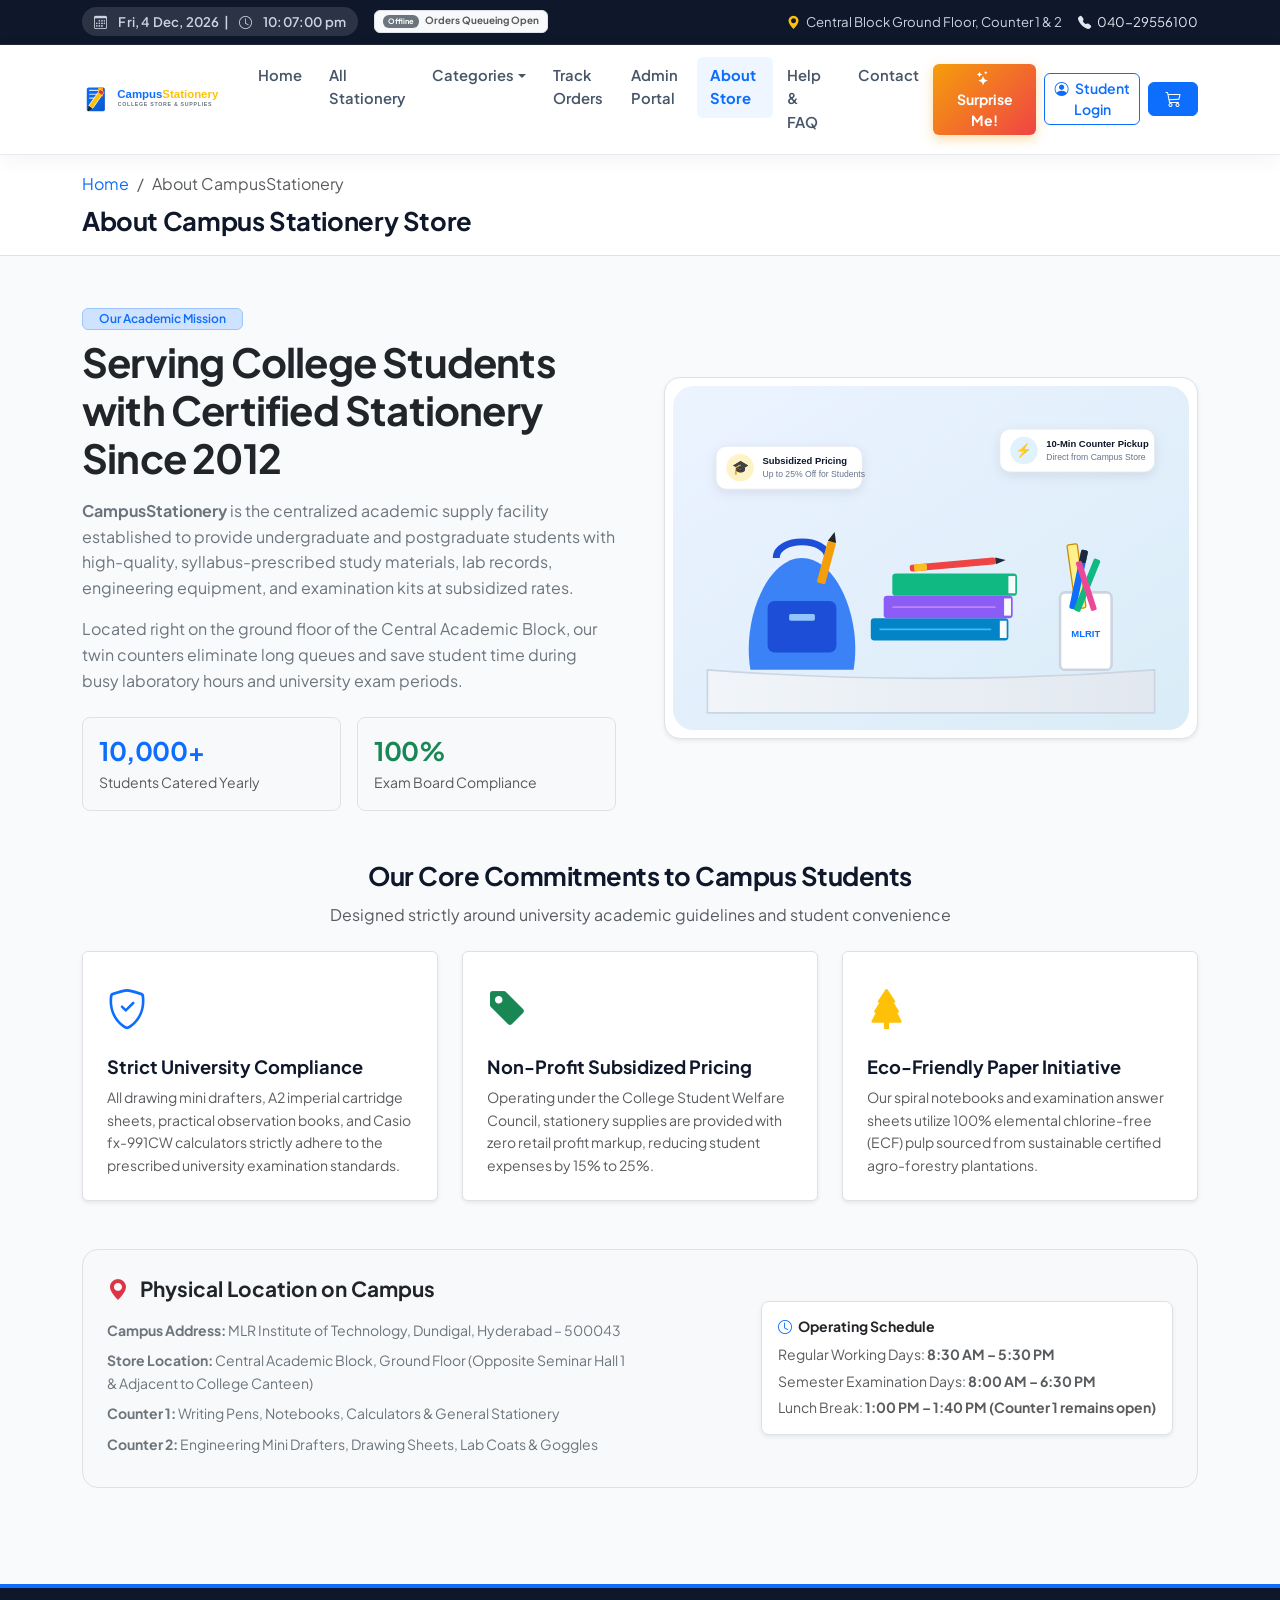
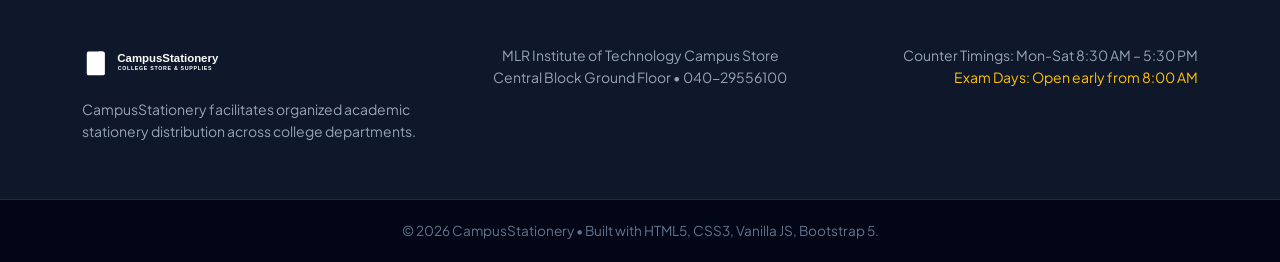
<file: campus-stationery/about.html>
<!DOCTYPE html>
<html lang="en">
<head>
  <meta charset="UTF-8">
  <meta name="viewport" content="width=device-width, initial-scale=1.0">
  <title>About Us - CampusStationery</title>
  <!-- Bootstrap 5 CSS CDN -->
  <link href="https://cdn.jsdelivr.net/npm/bootstrap@5.3.3/dist/css/bootstrap.min.css" rel="stylesheet">
  <!-- Bootstrap Icons CDN -->
  <link href="https://cdn.jsdelivr.net/npm/bootstrap-icons@1.11.3/font/bootstrap-icons.min.css" rel="stylesheet">
  <!-- Google Fonts: Plus Jakarta Sans & JetBrains Mono -->
  <link rel="preconnect" href="https://fonts.googleapis.com">
  <link rel="preconnect" href="https://fonts.gstatic.com" crossorigin>
  <link href="https://fonts.googleapis.com/css2?family=Plus+Jakarta+Sans:wght@400;500;600;700;800&family=JetBrains+Mono:wght@500;700&display=swap" rel="stylesheet">
  <!-- Custom CSS -->
  <link rel="stylesheet" href="css/style.css">
</head>
<body>

  <!-- Top Utility Header Bar with Dynamic Date & Time -->
  <header class="top-bar">
    <div class="container d-flex flex-wrap justify-content-between align-items-center">
      <div class="d-flex align-items-center gap-3">
        <span class="live-clock-badge" id="liveClock">
          <i class="bi bi-clock"></i> Loading campus time...
        </span>
        <span id="storeStatusBadge" class="badge bg-success-subtle text-success border border-success-subtle py-1 px-2">
          <span class="pulse-indicator me-1"></span> Store Open
        </span>
      </div>
      <div class="d-flex align-items-center gap-3">
        <span><i class="bi bi-geo-alt-fill text-warning me-1"></i> Central Block Ground Floor, Counter 1 &amp; 2</span>
        <a href="tel:04029556100" class="d-none d-md-inline"><i class="bi bi-telephone-fill me-1"></i> 040-29556100</a>
      </div>
    </div>
  </header>

  <!-- Main Navigation Bar -->
  <nav class="navbar navbar-expand-lg navbar-campus sticky-top">
    <div class="container">
      <a class="navbar-brand" href="index.html">
        <img src="assets/images/logo.svg" alt="CampusStationery Logo" class="brand-icon">
      </a>
      
      <button class="navbar-toggler" type="button" data-bs-toggle="collapse" data-bs-target="#mainNavbar" aria-controls="mainNavbar" aria-expanded="false" aria-label="Toggle navigation">
        <span class="navbar-toggler-icon"></span>
      </button>

      <div class="collapse navbar-collapse" id="mainNavbar">
        <ul class="navbar-nav me-auto mb-2 mb-lg-0">
          <li class="nav-item"><a class="nav-link" href="index.html">Home</a></li>
          <li class="nav-item"><a class="nav-link" href="products.html">All Stationery</a></li>
          <li class="nav-item dropdown">
            <a class="nav-link dropdown-toggle" href="#" role="button" data-bs-toggle="dropdown" aria-expanded="false">
              Categories
            </a>
            <ul class="dropdown-menu shadow-sm">
              <li><a class="dropdown-item" href="products.html?category=Writing+materials">Writing Materials</a></li>
              <li><a class="dropdown-item" href="products.html?category=Notebooks+and+record+books">Notebooks &amp; Records</a></li>
              <li><a class="dropdown-item" href="products.html?category=Drawing+supplies">Drawing Supplies</a></li>
              <li><a class="dropdown-item" href="products.html?category=Laboratory+supplies">Laboratory Supplies</a></li>
              <li><a class="dropdown-item" href="products.html?category=Engineering+stationery">Engineering Tools</a></li>
              <li><a class="dropdown-item" href="products.html?category=Exam+essentials">Exam Essentials</a></li>
            </ul>
          </li>
          <li class="nav-item"><a class="nav-link" href="orders.html">Track Orders</a></li>
          <li class="nav-item"><a class="nav-link" href="admin.html">Admin Portal</a></li>
          <li class="nav-item"><a class="nav-link active" href="about.html">About Store</a></li>
          <li class="nav-item"><a class="nav-link" href="help.html">Help &amp; FAQ</a></li>
          <li class="nav-item"><a class="nav-link" href="contact.html">Contact</a></li>
        </ul>

        <div class="d-flex align-items-center gap-2">
          <button type="button" class="btn btn-surprise btn-sm btn-trigger-surprise px-3" title="Pick a random stationery item">
            <i class="bi bi-stars me-1"></i> Surprise Me!
          </button>
          <button type="button" class="btn btn-outline-primary btn-sm" id="navbarUserBtn" data-bs-toggle="modal" data-bs-target="#studentRegModal">
            <i class="bi bi-person-circle me-1"></i> Student Login
          </button>
          <a href="cart.html" class="btn btn-primary btn-sm position-relative px-3" aria-label="Shopping Cart">
            <i class="bi bi-cart3 fs-6"></i>
            <span class="position-absolute top-0 start-100 translate-middle badge rounded-pill bg-danger cart-count-badge" style="display:none;">0</span>
          </a>
        </div>
      </div>
    </div>
  </nav>

  <!-- Page Header Breadcrumb -->
  <div class="bg-white border-bottom py-3">
    <div class="container">
      <nav aria-label="breadcrumb">
        <ol class="breadcrumb mb-0 small">
          <li class="breadcrumb-item"><a href="index.html">Home</a></li>
          <li class="breadcrumb-item active" aria-current="page">About CampusStationery</li>
        </ol>
      </nav>
      <h1 class="h3 fw-bold mt-2 mb-0">About Campus Stationery Store</h1>
    </div>
  </div>

  <main class="py-5">
    <div class="container">
      
      <!-- Store Mission Section -->
      <section class="row align-items-center g-5 mb-5">
        <div class="col-lg-6">
          <span class="badge bg-primary-subtle text-primary border border-primary-subtle px-3 py-1 fw-semibold mb-2">Our Academic Mission</span>
          <h2 class="display-6 fw-bold mb-3 text-dark">Serving College Students with Certified Stationery Since 2012</h2>
          <p class="text-secondary leading-relaxed mb-3">
            <strong>CampusStationery</strong> is the centralized academic supply facility established to provide undergraduate and postgraduate students with high-quality, syllabus-prescribed study materials, lab records, engineering equipment, and examination kits at subsidized rates.
          </p>
          <p class="text-secondary leading-relaxed mb-4">
            Located right on the ground floor of the Central Academic Block, our twin counters eliminate long queues and save student time during busy laboratory hours and university exam periods.
          </p>

          <div class="row g-3">
            <div class="col-6">
              <div class="p-3 bg-light rounded-3 border">
                <div class="h3 fw-bold text-primary mb-0">10,000+</div>
                <small class="text-muted">Students Catered Yearly</small>
              </div>
            </div>
            <div class="col-6">
              <div class="p-3 bg-light rounded-3 border">
                <div class="h3 fw-bold text-success mb-0">100%</div>
                <small class="text-muted">Exam Board Compliance</small>
              </div>
            </div>
          </div>
        </div>

        <div class="col-lg-6 text-center">
          <img src="assets/images/hero-illustration.svg" alt="College Stationery Campus" class="img-fluid rounded-4 shadow-sm border p-2 bg-white" style="max-height: 380px;">
        </div>
      </section>

      <!-- Key Pillars -->
      <section class="mb-5">
        <div class="section-header text-center mb-4">
          <h2 class="h3 fw-bold">Our Core Commitments to Campus Students</h2>
          <p class="text-muted">Designed strictly around university academic guidelines and student convenience</p>
        </div>

        <div class="row g-4">
          <div class="col-md-4">
            <div class="card h-100 border p-4 shadow-sm">
              <div class="fs-1 text-primary mb-3"><i class="bi bi-shield-check"></i></div>
              <h5 class="fw-bold mb-2">Strict University Compliance</h5>
              <p class="text-muted small mb-0">
                All drawing mini drafters, A2 imperial cartridge sheets, practical observation books, and Casio fx-991CW calculators strictly adhere to the prescribed university examination standards.
              </p>
            </div>
          </div>
          <div class="col-md-4">
            <div class="card h-100 border p-4 shadow-sm">
              <div class="fs-1 text-success mb-3"><i class="bi bi-tag-fill"></i></div>
              <h5 class="fw-bold mb-2">Non-Profit Subsidized Pricing</h5>
              <p class="text-muted small mb-0">
                Operating under the College Student Welfare Council, stationery supplies are provided with zero retail profit markup, reducing student expenses by 15% to 25%.
              </p>
            </div>
          </div>
          <div class="col-md-4">
            <div class="card h-100 border p-4 shadow-sm">
              <div class="fs-1 text-warning mb-3"><i class="bi bi-tree-fill"></i></div>
              <h5 class="fw-bold mb-2">Eco-Friendly Paper Initiative</h5>
              <p class="text-muted small mb-0">
                Our spiral notebooks and examination answer sheets utilize 100% elemental chlorine-free (ECF) pulp sourced from sustainable certified agro-forestry plantations.
              </p>
            </div>
          </div>
        </div>
      </section>

      <!-- Campus Location & Physical Facilities -->
      <section class="p-4 rounded-4 bg-light border mb-5">
        <div class="row align-items-center g-4">
          <div class="col-md-6">
            <h4 class="fw-bold text-dark mb-3"><i class="bi bi-geo-alt-fill text-danger me-2"></i> Physical Location on Campus</h4>
            <ul class="list-unstyled text-secondary small mb-0">
              <li class="mb-2"><strong>Campus Address:</strong> MLR Institute of Technology, Dundigal, Hyderabad &ndash; 500043</li>
              <li class="mb-2"><strong>Store Location:</strong> Central Academic Block, Ground Floor (Opposite Seminar Hall 1 &amp; Adjacent to College Canteen)</li>
              <li class="mb-2"><strong>Counter 1:</strong> Writing Pens, Notebooks, Calculators &amp; General Stationery</li>
              <li class="mb-2"><strong>Counter 2:</strong> Engineering Mini Drafters, Drawing Sheets, Lab Coats &amp; Goggles</li>
            </ul>
          </div>
          <div class="col-md-6 text-md-end">
            <div class="p-3 bg-white rounded-3 border d-inline-block text-start shadow-sm">
              <h6 class="fw-bold text-dark mb-2"><i class="bi bi-clock me-1 text-primary"></i> Operating Schedule</h6>
              <div class="small text-muted mb-1">Regular Working Days: <strong>8:30 AM &ndash; 5:30 PM</strong></div>
              <div class="small text-muted mb-1">Semester Examination Days: <strong>8:00 AM &ndash; 6:30 PM</strong></div>
              <div class="small text-muted">Lunch Break: <strong>1:00 PM &ndash; 1:40 PM (Counter 1 remains open)</strong></div>
            </div>
          </div>
        </div>
      </section>

    </div>
  </main>

  <!-- Footer -->
  <footer class="footer-campus">
    <div class="container">
      <div class="row g-4">
        <div class="col-lg-4">
          <img src="assets/images/logo.svg" alt="CampusStationery" style="height: 38px; filter: brightness(0) invert(1);" class="mb-3">
          <p class="small text-slate-400">CampusStationery facilitates organized academic stationery distribution across college departments.</p>
        </div>
        <div class="col-lg-4 text-center">
          <div class="small text-slate-400">
            <div>MLR Institute of Technology Campus Store</div>
            <div>Central Block Ground Floor &bull; 040-29556100</div>
          </div>
        </div>
        <div class="col-lg-4 text-lg-end">
          <div class="small text-slate-400">
            <div>Counter Timings: Mon-Sat 8:30 AM &ndash; 5:30 PM</div>
            <div class="text-warning">Exam Days: Open early from 8:00 AM</div>
          </div>
        </div>
      </div>
    </div>
    <div class="footer-bottom">
      <div class="container text-center">
        &copy; 2026 CampusStationery &bull; Built with HTML5, CSS3, Vanilla JS, Bootstrap 5.
      </div>
    </div>
  </footer>

  <!-- Common Modals -->
  <div class="modal fade" id="studentRegModal" tabindex="-1" aria-hidden="true">
    <div class="modal-dialog modal-dialog-centered">
      <div class="modal-content">
        <div class="modal-header bg-primary text-white">
          <h5 class="modal-title">Student Registration</h5>
          <button type="button" class="btn-close btn-close-white" data-bs-dismiss="modal"></button>
        </div>
        <form id="studentRegForm">
          <div class="modal-body">
            <div class="mb-3"><label class="form-label fw-semibold">Name</label><input type="text" class="form-control" id="regName" required></div>
            <div class="mb-3"><label class="form-label fw-semibold">Email</label><input type="email" class="form-control" id="regEmail" required></div>
            <div class="mb-3"><label class="form-label fw-semibold">Mobile</label><input type="tel" class="form-control" id="regPhone" maxlength="10" required></div>
            <div class="mb-3"><label class="form-label fw-semibold">Password</label><input type="password" class="form-control" id="regPassword" required></div>
            <div class="mb-3"><label class="form-label fw-semibold">Department</label><select class="form-select" id="regDepartment" required><option value="CSE">CSE</option><option value="ECE">ECE</option><option value="IT">IT</option></select></div>
          </div>
          <div class="modal-footer"><button type="submit" class="btn btn-primary">Save Profile</button></div>
        </form>
      </div>
    </div>
  </div>

  <div class="toast-container-campus" id="toastContainer"></div>

  <!-- Scripts -->
  <script src="https://cdn.jsdelivr.net/npm/bootstrap@5.3.3/dist/js/bootstrap.bundle.min.js"></script>
  <script src="js/utilities.js"></script>
  <script src="js/validation.js"></script>
  <script src="js/products.js"></script>
  <script src="js/cart.js"></script>
  <script src="js/checkout.js"></script>
  <script src="js/admin.js"></script>
  <script src="js/app.js"></script>
</body>
</html>
</file>
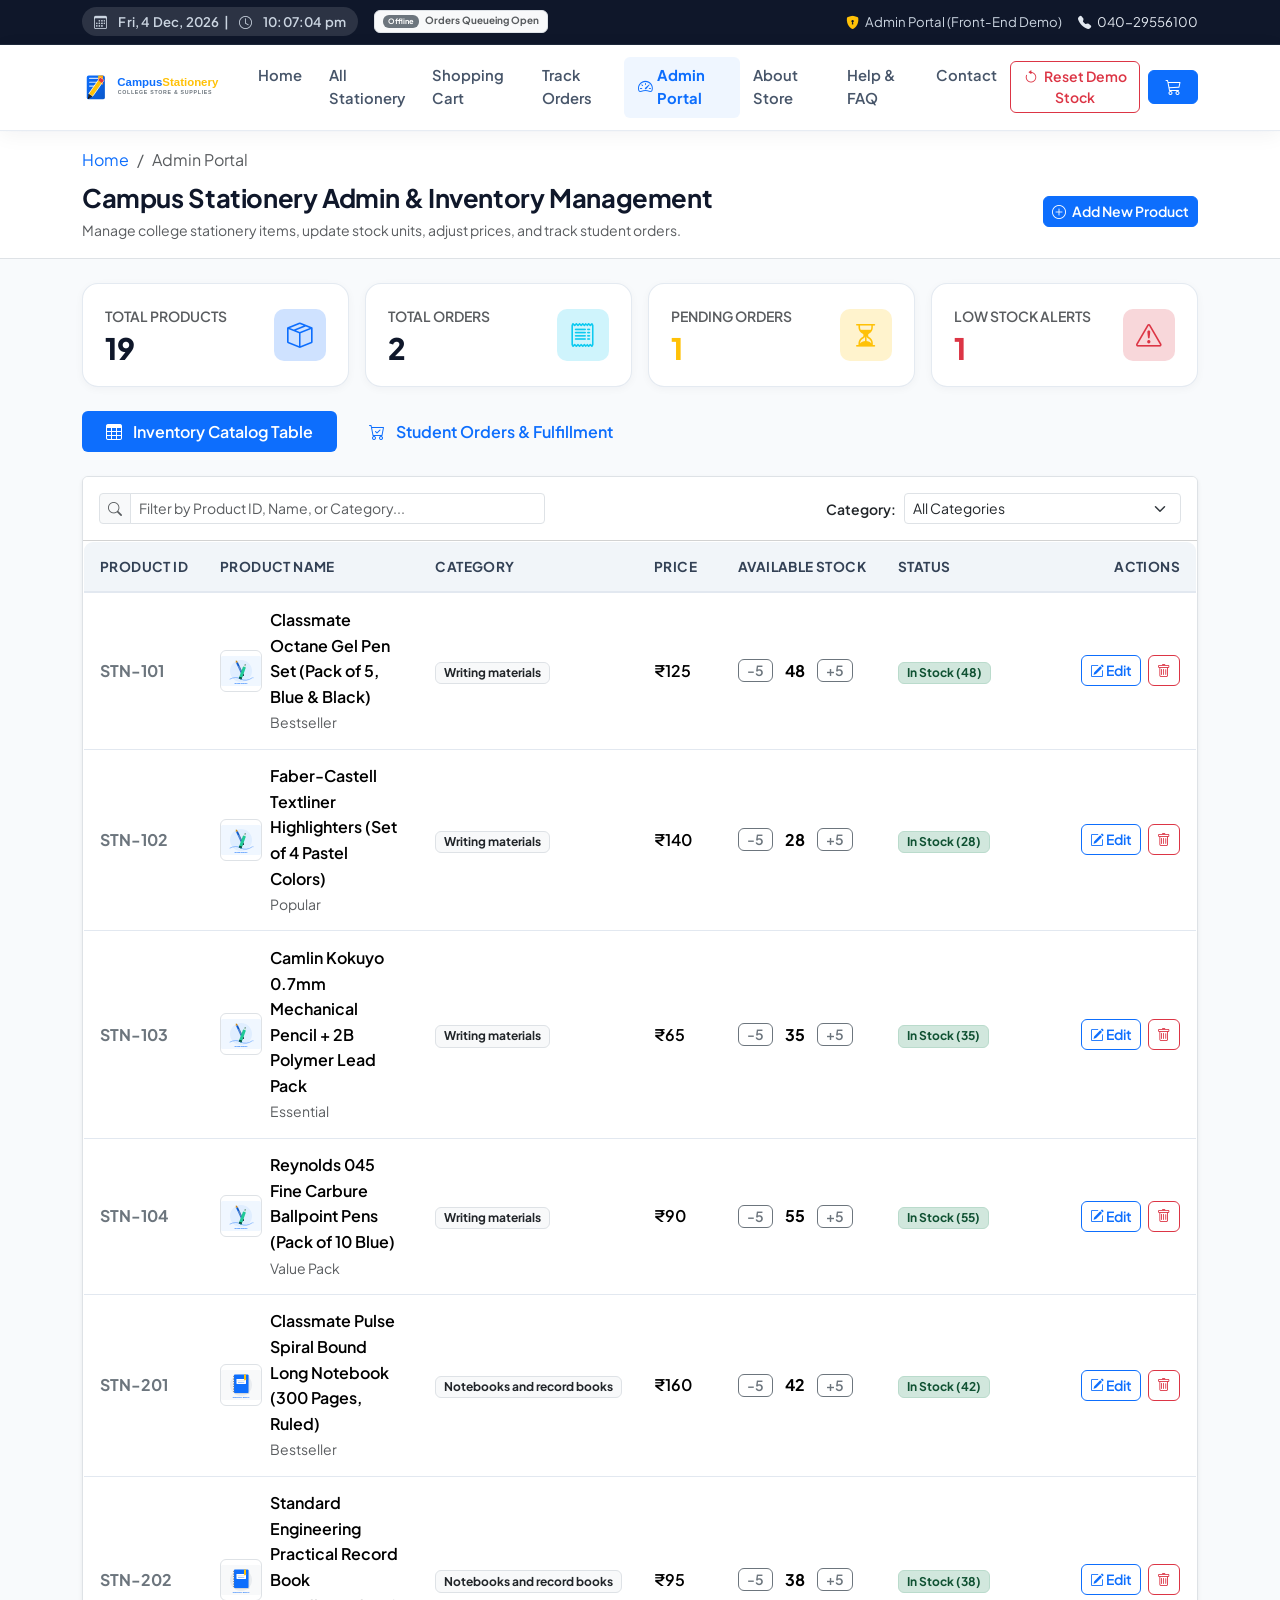
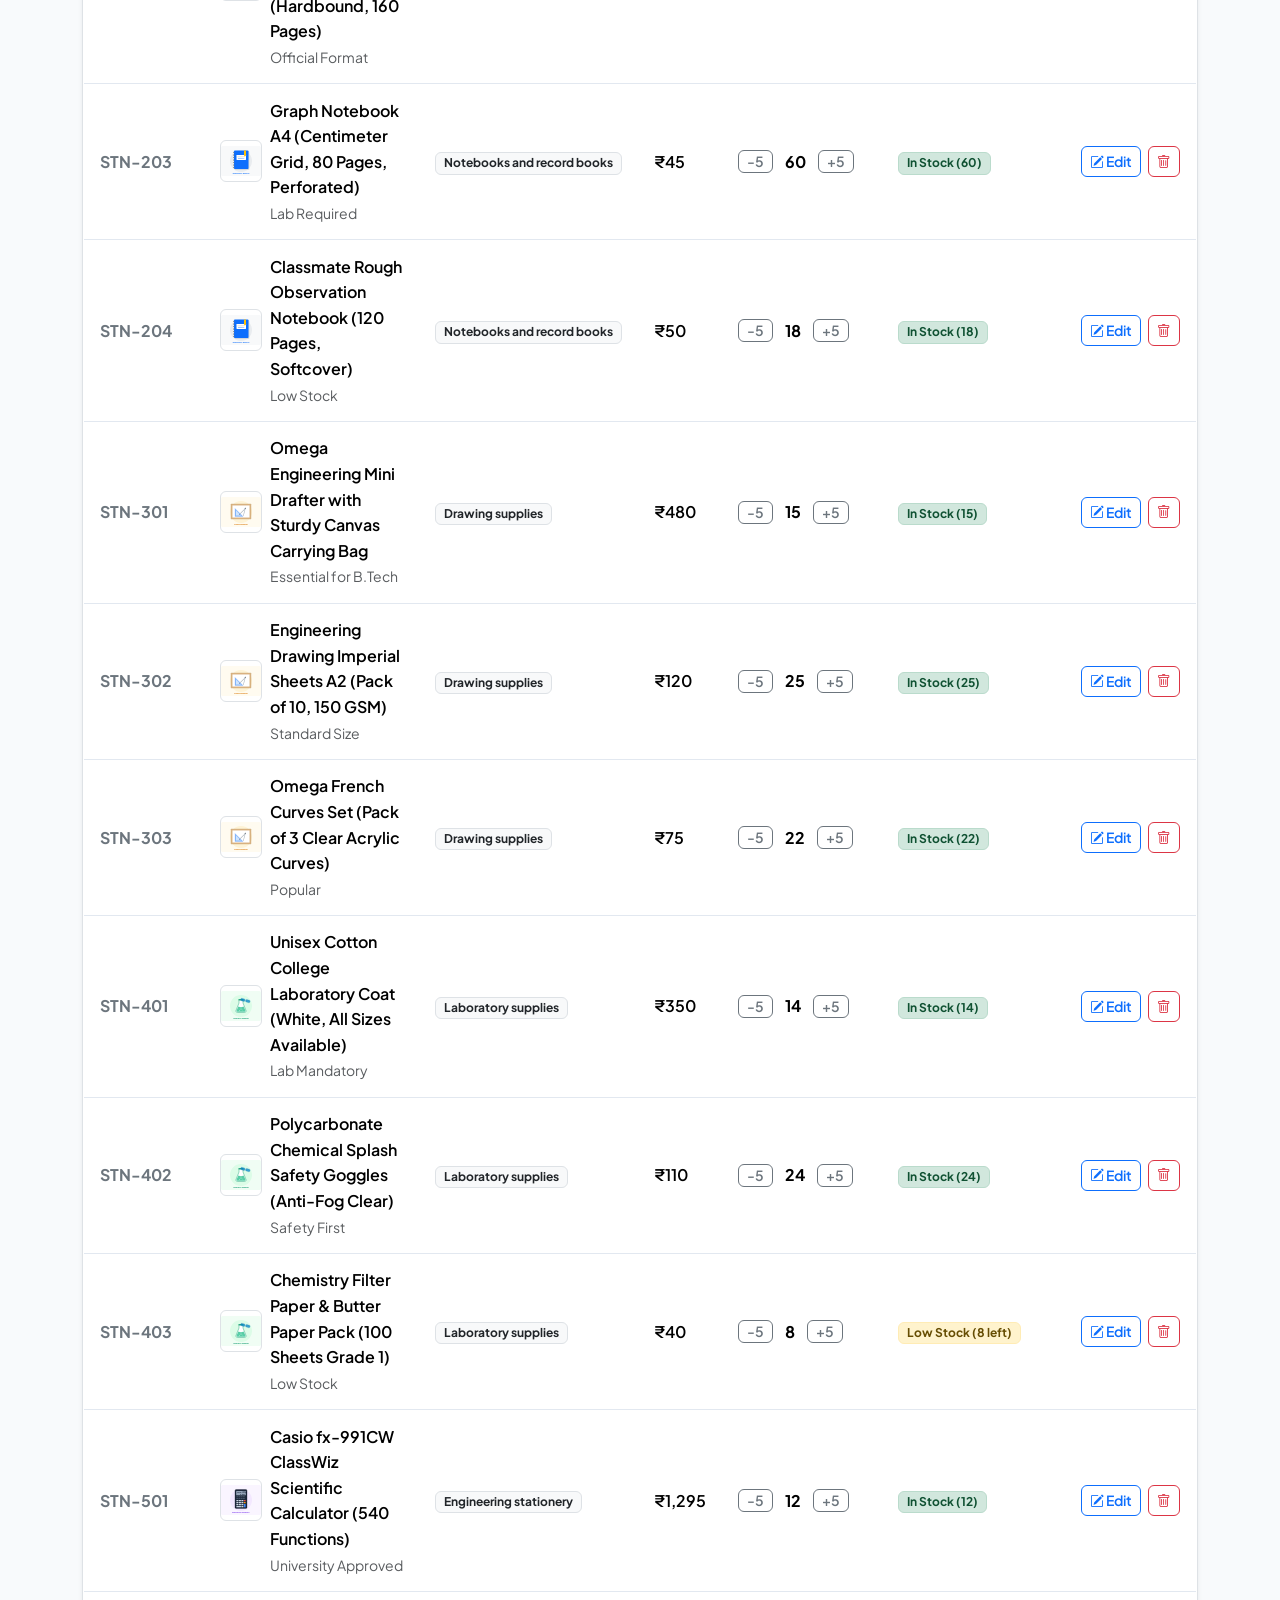
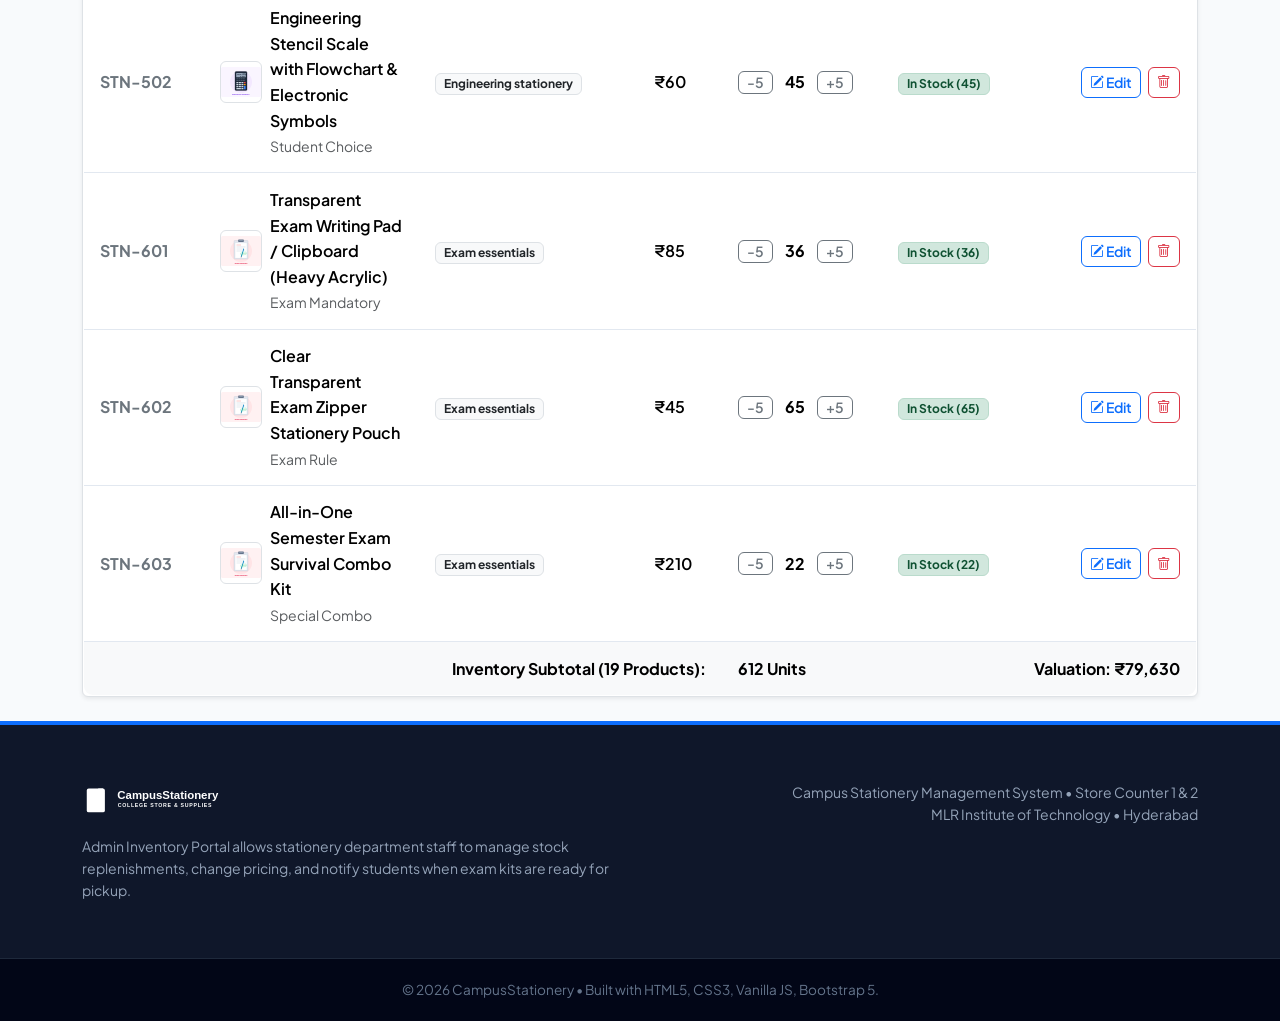
<file: campus-stationery/admin.html>
<!DOCTYPE html>
<html lang="en">
<head>
  <meta charset="UTF-8">
  <meta name="viewport" content="width=device-width, initial-scale=1.0">
  <title>Admin Dashboard &amp; Inventory - CampusStationery</title>
  <!-- Bootstrap 5 CSS CDN -->
  <link href="https://cdn.jsdelivr.net/npm/bootstrap@5.3.3/dist/css/bootstrap.min.css" rel="stylesheet">
  <!-- Bootstrap Icons CDN -->
  <link href="https://cdn.jsdelivr.net/npm/bootstrap-icons@1.11.3/font/bootstrap-icons.min.css" rel="stylesheet">
  <!-- Google Fonts: Plus Jakarta Sans & JetBrains Mono -->
  <link rel="preconnect" href="https://fonts.googleapis.com">
  <link rel="preconnect" href="https://fonts.gstatic.com" crossorigin>
  <link href="https://fonts.googleapis.com/css2?family=Plus+Jakarta+Sans:wght@400;500;600;700;800&family=JetBrains+Mono:wght@500;700&display=swap" rel="stylesheet">
  <!-- Custom CSS -->
  <link rel="stylesheet" href="css/style.css">
</head>
<body>

  <!-- Top Utility Header Bar with Dynamic Date & Time -->
  <header class="top-bar">
    <div class="container d-flex flex-wrap justify-content-between align-items-center">
      <div class="d-flex align-items-center gap-3">
        <span class="live-clock-badge" id="liveClock">
          <i class="bi bi-clock"></i> Loading campus time...
        </span>
        <span id="storeStatusBadge" class="badge bg-success-subtle text-success border border-success-subtle py-1 px-2">
          <span class="pulse-indicator me-1"></span> Store Open
        </span>
      </div>
      <div class="d-flex align-items-center gap-3">
        <span><i class="bi bi-shield-lock-fill text-warning me-1"></i> Admin Portal (Front-End Demo)</span>
        <a href="tel:04029556100" class="d-none d-md-inline"><i class="bi bi-telephone-fill me-1"></i> 040-29556100</a>
      </div>
    </div>
  </header>

  <!-- Main Navigation Bar -->
  <nav class="navbar navbar-expand-lg navbar-campus sticky-top">
    <div class="container">
      <a class="navbar-brand" href="index.html">
        <img src="assets/images/logo.svg" alt="CampusStationery Logo" class="brand-icon">
      </a>
      
      <button class="navbar-toggler" type="button" data-bs-toggle="collapse" data-bs-target="#mainNavbar" aria-controls="mainNavbar" aria-expanded="false" aria-label="Toggle navigation">
        <span class="navbar-toggler-icon"></span>
      </button>

      <div class="collapse navbar-collapse" id="mainNavbar">
        <ul class="navbar-nav me-auto mb-2 mb-lg-0">
          <li class="nav-item"><a class="nav-link" href="index.html">Home</a></li>
          <li class="nav-item"><a class="nav-link" href="products.html">All Stationery</a></li>
          <li class="nav-item"><a class="nav-link" href="cart.html">Shopping Cart</a></li>
          <li class="nav-item"><a class="nav-link" href="orders.html">Track Orders</a></li>
          <li class="nav-item"><a class="nav-link active" href="admin.html"><i class="bi bi-speedometer2 me-1"></i> Admin Portal</a></li>
          <li class="nav-item"><a class="nav-link" href="about.html">About Store</a></li>
          <li class="nav-item"><a class="nav-link" href="help.html">Help &amp; FAQ</a></li>
          <li class="nav-item"><a class="nav-link" href="contact.html">Contact</a></li>
        </ul>

        <div class="d-flex align-items-center gap-2">
          <button type="button" class="btn btn-outline-danger btn-sm" id="resetCatalogBtn" title="Reset products to initial seed">
            <i class="bi bi-arrow-counterclockwise me-1"></i> Reset Demo Stock
          </button>
          <a href="cart.html" class="btn btn-primary btn-sm position-relative px-3" aria-label="Shopping Cart">
            <i class="bi bi-cart3 fs-6"></i>
            <span class="position-absolute top-0 start-100 translate-middle badge rounded-pill bg-danger cart-count-badge" style="display:none;">0</span>
          </a>
        </div>
      </div>
    </div>
  </nav>

  <!-- Page Header Breadcrumb -->
  <div class="bg-white border-bottom py-3">
    <div class="container">
      <nav aria-label="breadcrumb">
        <ol class="breadcrumb mb-0 small">
          <li class="breadcrumb-item"><a href="index.html">Home</a></li>
          <li class="breadcrumb-item active" aria-current="page">Admin Portal</li>
        </ol>
      </nav>
      <div class="d-flex flex-wrap justify-content-between align-items-center mt-2">
        <div>
          <h1 class="h3 fw-bold mb-1">Campus Stationery Admin &amp; Inventory Management</h1>
          <p class="text-muted small mb-0">Manage college stationery items, update stock units, adjust prices, and track student orders.</p>
        </div>
        <div class="mt-2 mt-md-0">
          <button type="button" class="btn btn-primary btn-sm fw-semibold" id="adminAddNewProdBtn">
            <i class="bi bi-plus-circle me-1"></i> Add New Product
          </button>
        </div>
      </div>
    </div>
  </div>

  <main class="py-4">
    <div class="container">

      <!-- Admin KPI Statistics Cards Row -->
      <section class="row g-3 mb-4">
        <!-- 1: Total Products -->
        <div class="col-6 col-lg-3">
          <div class="admin-stat-card">
            <div>
              <div class="text-muted small text-uppercase fw-semibold mb-1">Total Products</div>
              <div class="admin-stat-number" id="statTotalProducts">0</div>
            </div>
            <div class="admin-stat-icon bg-primary-subtle text-primary">
              <i class="bi bi-box-seam"></i>
            </div>
          </div>
        </div>

        <!-- 2: Total Orders -->
        <div class="col-6 col-lg-3">
          <div class="admin-stat-card">
            <div>
              <div class="text-muted small text-uppercase fw-semibold mb-1">Total Orders</div>
              <div class="admin-stat-number" id="statTotalOrders">0</div>
            </div>
            <div class="admin-stat-icon bg-info-subtle text-info">
              <i class="bi bi-receipt"></i>
            </div>
          </div>
        </div>

        <!-- 3: Pending Orders -->
        <div class="col-6 col-lg-3">
          <div class="admin-stat-card">
            <div>
              <div class="text-muted small text-uppercase fw-semibold mb-1">Pending Orders</div>
              <div class="admin-stat-number text-warning" id="statPendingOrders">0</div>
            </div>
            <div class="admin-stat-icon bg-warning-subtle text-warning">
              <i class="bi bi-hourglass-split"></i>
            </div>
          </div>
        </div>

        <!-- 4: Low Stock Items -->
        <div class="col-6 col-lg-3">
          <div class="admin-stat-card">
            <div>
              <div class="text-muted small text-uppercase fw-semibold mb-1">Low Stock Alerts</div>
              <div class="admin-stat-number text-danger" id="statLowStock">0</div>
            </div>
            <div class="admin-stat-icon bg-danger-subtle text-danger">
              <i class="bi bi-exclamation-triangle"></i>
            </div>
          </div>
        </div>
      </section>

      <!-- Nav Tabs: 1. Inventory, 2. Orders -->
      <ul class="nav nav-pills mb-4 gap-2" id="adminTabs" role="tablist">
        <li class="nav-item" role="presentation">
          <button class="nav-link active px-4 fw-semibold" id="inventory-tab" data-bs-toggle="pill" data-bs-target="#tab-inventory" type="button" role="tab" aria-controls="tab-inventory" aria-selected="true">
            <i class="bi bi-table me-2"></i> Inventory Catalog Table
          </button>
        </li>
        <li class="nav-item" role="presentation">
          <button class="nav-link px-4 fw-semibold" id="orders-tab" data-bs-toggle="pill" data-bs-target="#tab-orders" type="button" role="tab" aria-controls="tab-orders" aria-selected="false">
            <i class="bi bi-cart-check me-2"></i> Student Orders &amp; Fulfillment
          </button>
        </li>
      </ul>

      <div class="tab-content" id="adminTabsContent">
        
        <!-- ================= TAB 1: INVENTORY MANAGEMENT ================= -->
        <div class="tab-pane fade show active" id="tab-inventory" role="tabpanel" aria-labelledby="inventory-tab">
          
          <div class="card border shadow-sm">
            <!-- Filter & Search Toolbar -->
            <div class="card-header bg-white py-3">
              <div class="row g-2 align-items-center justify-content-between">
                <div class="col-md-5">
                  <div class="input-group input-group-sm">
                    <span class="input-group-text bg-light"><i class="bi bi-search text-muted"></i></span>
                    <input type="text" class="form-control" id="adminSearchInput" placeholder="Filter by Product ID, Name, or Category...">
                  </div>
                </div>
                <div class="col-md-4">
                  <div class="d-flex align-items-center gap-2">
                    <label for="adminCategoryFilter" class="form-label small mb-0 text-nowrap fw-semibold">Category:</label>
                    <select class="form-select form-select-sm" id="adminCategoryFilter">
                      <option value="all" selected>All Categories</option>
                      <option value="Writing materials">Writing materials</option>
                      <option value="Notebooks and record books">Notebooks and record books</option>
                      <option value="Drawing supplies">Drawing supplies</option>
                      <option value="Laboratory supplies">Laboratory supplies</option>
                      <option value="Engineering stationery">Engineering stationery</option>
                      <option value="Exam essentials">Exam essentials</option>
                    </select>
                  </div>
                </div>
              </div>
            </div>

            <!-- Product Inventory Table -->
            <div class="table-responsive">
              <table class="table table-hover table-campus align-middle mb-0">
                <thead class="table-light">
                  <tr>
                    <th scope="col" style="width: 100px;">Product ID</th>
                    <th scope="col">Product Name</th>
                    <th scope="col">Category</th>
                    <th scope="col">Price</th>
                    <th scope="col">Available Stock</th>
                    <th scope="col">Status</th>
                    <th scope="col" class="text-end" style="width: 160px;">Actions</th>
                  </tr>
                </thead>
                <tbody id="adminInventoryTbody">
                  <!-- Injected via admin.js -->
                </tbody>
                <tfoot id="adminTableFooter">
                  <!-- Merged cell summary row injected via admin.js -->
                </tfoot>
              </table>
            </div>

          </div>

        </div>

        <!-- ================= TAB 2: STUDENT ORDERS MANAGEMENT ================= -->
        <div class="tab-pane fade" id="tab-orders" role="tabpanel" aria-labelledby="orders-tab">
          
          <div class="card border shadow-sm">
            <div class="card-header bg-white py-3 d-flex flex-wrap justify-content-between align-items-center gap-2">
              <h5 class="fw-bold mb-0 fs-6"><i class="bi bi-truck me-2"></i> Customer Orders Fulfillment</h5>
              <div class="d-flex align-items-center gap-2">
                <label for="adminOrderStatusFilter" class="small mb-0 text-muted fw-semibold">Filter Status:</label>
                <select class="form-select form-select-sm" id="adminOrderStatusFilter" style="width: auto;">
                  <option value="all">All Orders</option>
                  <option value="Order Placed">Order Placed</option>
                  <option value="Packed at Counter">Packed at Counter</option>
                  <option value="Ready for Pickup">Ready for Pickup</option>
                  <option value="Completed">Completed</option>
                  <option value="Cancelled">Cancelled</option>
                </select>
              </div>
            </div>

            <div class="table-responsive">
              <table class="table table-hover table-campus align-middle mb-0">
                <thead class="table-light">
                  <tr>
                    <th scope="col">Order ID</th>
                    <th scope="col">Student Info</th>
                    <th scope="col">Date</th>
                    <th scope="col">Total</th>
                    <th scope="col">Counter Location</th>
                    <th scope="col">Update Order Status</th>
                    <th scope="col" class="text-end">Actions</th>
                  </tr>
                </thead>
                <tbody id="adminOrdersTbody">
                  <!-- Injected via admin.js -->
                </tbody>
              </table>
            </div>

          </div>

        </div>

      </div>

    </div>
  </main>

  <!-- Footer -->
  <footer class="footer-campus">
    <div class="container">
      <div class="row g-4">
        <div class="col-lg-6">
          <img src="assets/images/logo.svg" alt="CampusStationery" style="height: 38px; filter: brightness(0) invert(1);" class="mb-3">
          <p class="small text-slate-400">
            Admin Inventory Portal allows stationery department staff to manage stock replenishments, change pricing, and notify students when exam kits are ready for pickup.
          </p>
        </div>
        <div class="col-lg-6 text-lg-end">
          <div class="small text-slate-400">
            <div>Campus Stationery Management System &bull; Store Counter 1 &amp; 2</div>
            <div>MLR Institute of Technology &bull; Hyderabad</div>
          </div>
        </div>
      </div>
    </div>
    <div class="footer-bottom">
      <div class="container text-center">
        &copy; 2026 CampusStationery &bull; Built with HTML5, CSS3, Vanilla JS, Bootstrap 5.
      </div>
    </div>
  </footer>

  <!-- ==================== ADMIN MODALS ==================== -->

  <!-- 1. Add / Edit Product Modal -->
  <div class="modal fade" id="adminProductModal" tabindex="-1" aria-labelledby="modalProductFormTitle" aria-hidden="true">
    <div class="modal-dialog modal-lg modal-dialog-centered">
      <div class="modal-content">
        <div class="modal-header bg-primary text-white">
          <h5 class="modal-title" id="modalProductFormTitle">Add New Stationery Product</h5>
          <button type="button" class="btn-close btn-close-white" data-bs-dismiss="modal" aria-label="Close"></button>
        </div>
        <form id="adminProductForm" novalidate>
          <input type="hidden" id="isEditMode" value="false">
          <div class="modal-body">
            
            <div class="row g-3 mb-3">
              <div class="col-md-4">
                <label for="prodId" class="form-label fw-semibold small">Product ID <span class="text-danger">*</span></label>
                <input type="text" class="form-control" id="prodId" placeholder="e.g. STN-105" required>
              </div>
              <div class="col-md-8">
                <label for="prodName" class="form-label fw-semibold small">Product Name <span class="text-danger">*</span></label>
                <input type="text" class="form-control" id="prodName" placeholder="e.g. Camlin 30cm Acrylic Ruler" required>
              </div>
            </div>

            <div class="row g-3 mb-3">
              <div class="col-md-4">
                <label for="prodCategory" class="form-label fw-semibold small">Category <span class="text-danger">*</span></label>
                <select class="form-select" id="prodCategory" required>
                  <option value="">Select Category...</option>
                  <option value="Writing materials">Writing materials</option>
                  <option value="Notebooks and record books">Notebooks and record books</option>
                  <option value="Drawing supplies">Drawing supplies</option>
                  <option value="Laboratory supplies">Laboratory supplies</option>
                  <option value="Engineering stationery">Engineering stationery</option>
                  <option value="Exam essentials">Exam essentials</option>
                </select>
              </div>
              <div class="col-md-4">
                <label for="prodPrice" class="form-label fw-semibold small">Selling Price (&#8377;) <span class="text-danger">*</span></label>
                <input type="number" class="form-control" id="prodPrice" min="1" step="1" placeholder="e.g. 75" required>
              </div>
              <div class="col-md-4">
                <label for="prodOriginalPrice" class="form-label fw-semibold small">Original / MRP (&#8377;)</label>
                <input type="number" class="form-control" id="prodOriginalPrice" min="1" step="1" placeholder="e.g. 90">
              </div>
            </div>

            <div class="row g-3 mb-3">
              <div class="col-md-4">
                <label for="prodStock" class="form-label fw-semibold small">Stock Quantity <span class="text-danger">*</span></label>
                <input type="number" class="form-control" id="prodStock" min="0" step="1" placeholder="e.g. 25" required>
              </div>
              <div class="col-md-4">
                <label for="prodBadge" class="form-label fw-semibold small">Highlight Badge (Optional)</label>
                <input type="text" class="form-control" id="prodBadge" placeholder="e.g. Bestseller, Lab Mandatory">
              </div>
              <div class="col-md-4">
                <label for="prodImageUrl" class="form-label fw-semibold small">Image URL / Asset</label>
                <input type="url" class="form-control" id="prodImageUrl" placeholder="https://... or assets/images/...">
              </div>
            </div>

            <div class="mb-3">
              <label for="prodDesc" class="form-label fw-semibold small">Product Description <span class="text-danger">*</span></label>
              <textarea class="form-control" id="prodDesc" rows="3" placeholder="Enter detailed product description and usage in labs/exams..." required></textarea>
            </div>

          </div>
          <div class="modal-footer">
            <button type="button" class="btn btn-outline-secondary" data-bs-dismiss="modal">Cancel</button>
            <button type="submit" class="btn btn-primary fw-semibold" id="saveProductBtn">Save Product</button>
          </div>
        </form>
      </div>
    </div>
  </div>

  <!-- 2. Delete Confirmation Modal -->
  <div class="modal fade" id="deleteConfirmModal" tabindex="-1" aria-labelledby="deleteConfirmTitle" aria-hidden="true">
    <div class="modal-dialog modal-dialog-centered">
      <div class="modal-content">
        <div class="modal-header bg-danger text-white">
          <h5 class="modal-title" id="deleteConfirmTitle"><i class="bi bi-exclamation-triangle-fill me-2"></i> Confirm Product Deletion</h5>
          <button type="button" class="btn-close btn-close-white" data-bs-dismiss="modal" aria-label="Close"></button>
        </div>
        <div class="modal-body p-4 text-center">
          <i class="bi bi-trash3 display-4 text-danger d-block mb-3"></i>
          <h5 class="fw-bold mb-2">Are you sure you want to delete this product?</h5>
          <p class="text-muted mb-0">
            You are about to delete <strong id="deleteProdName">Product Name</strong> (<span id="deleteProdId" class="text-secondary fw-semibold">ID</span>) from the active college inventory.
          </p>
        </div>
        <div class="modal-footer justify-content-center">
          <button type="button" class="btn btn-outline-secondary px-4" data-bs-dismiss="modal">Cancel</button>
          <button type="button" class="btn btn-danger px-4 fw-bold" id="confirmDeleteBtn">Delete Product</button>
        </div>
      </div>
    </div>
  </div>

  <!-- 3. Admin Order Details Modal -->
  <div class="modal fade" id="adminOrderDetailsModal" tabindex="-1" aria-labelledby="adminOrderDetailsLabel" aria-hidden="true">
    <div class="modal-dialog modal-lg modal-dialog-centered">
      <div class="modal-content">
        <div class="modal-header">
          <h5 class="modal-title fw-bold" id="adminOrderDetailsLabel">
            <i class="bi bi-receipt me-2"></i> Order Details (<span id="adminModalOrderId">Order ID</span>)
          </h5>
          <button type="button" class="btn-close" data-bs-dismiss="modal" aria-label="Close"></button>
        </div>
        <div class="modal-body p-4">
          <div class="row g-3 mb-3 p-3 bg-light rounded-3 border">
            <div class="col-sm-6">
              <small class="text-muted d-block">Customer Student Profile</small>
              <div id="adminModalCustomerInfo" class="small">Info</div>
            </div>
            <div class="col-sm-6">
              <small class="text-muted d-block">Order Placed Time</small>
              <div id="adminModalOrderDate" class="fw-semibold small mb-2">Date</div>
              <small class="text-muted d-block">Collection Counter</small>
              <div id="adminModalPickupPoint" class="fw-bold text-danger small">Counter</div>
              <small class="text-muted d-block mt-1">Payment Method</small>
              <div id="adminModalPayment" class="small text-muted">Method</div>
            </div>
          </div>

          <h6 class="fw-bold mb-2">Itemized Products</h6>
          <div class="table-responsive">
            <table class="table table-bordered table-sm align-middle">
              <thead class="table-light">
                <tr>
                  <th>Product</th>
                  <th class="text-center">Qty</th>
                  <th class="text-end">Unit Price</th>
                  <th class="text-end">Subtotal</th>
                </tr>
              </thead>
              <tbody id="adminModalOrderItemsBody"></tbody>
              <tfoot>
                <tr class="fw-bold table-light">
                  <td colspan="3" class="text-end">Grand Total:</td>
                  <td class="text-end text-primary" id="adminModalOrderTotal">&#8377;0</td>
                </tr>
              </tfoot>
            </table>
          </div>
        </div>
        <div class="modal-footer">
          <button type="button" class="btn btn-outline-secondary" data-bs-dismiss="modal">Close</button>
        </div>
      </div>
    </div>
  </div>

  <div class="toast-container-campus" id="toastContainer"></div>

  <!-- Scripts -->
  <script src="https://cdn.jsdelivr.net/npm/bootstrap@5.3.3/dist/js/bootstrap.bundle.min.js"></script>
  <script src="js/utilities.js"></script>
  <script src="js/validation.js"></script>
  <script src="js/products.js"></script>
  <script src="js/cart.js"></script>
  <script src="js/checkout.js"></script>
  <script src="js/admin.js"></script>
  <script src="js/app.js"></script>

  <script>
    document.addEventListener('DOMContentLoaded', () => {
      initAdminDashboard();
    });
  </script>
</body>
</html>
</file>
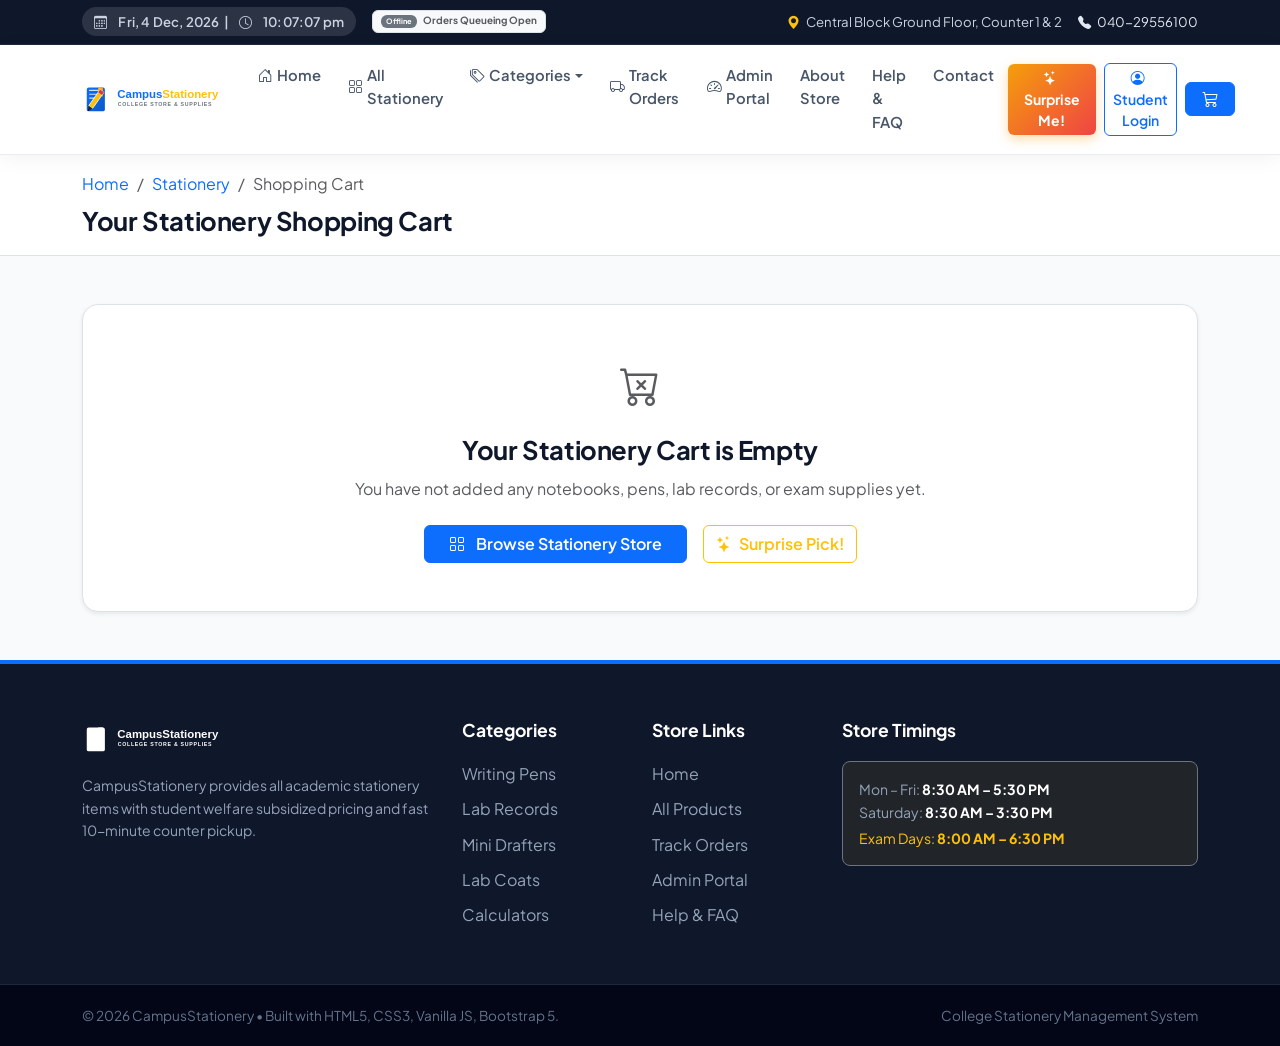
<file: campus-stationery/cart.html>
<!DOCTYPE html>
<html lang="en">
<head>
  <meta charset="UTF-8">
  <meta name="viewport" content="width=device-width, initial-scale=1.0">
  <title>Shopping Cart - CampusStationery</title>
  <!-- Bootstrap 5 CSS CDN -->
  <link href="https://cdn.jsdelivr.net/npm/bootstrap@5.3.3/dist/css/bootstrap.min.css" rel="stylesheet">
  <!-- Bootstrap Icons CDN -->
  <link href="https://cdn.jsdelivr.net/npm/bootstrap-icons@1.11.3/font/bootstrap-icons.min.css" rel="stylesheet">
  <!-- Google Fonts: Plus Jakarta Sans & JetBrains Mono -->
  <link rel="preconnect" href="https://fonts.googleapis.com">
  <link rel="preconnect" href="https://fonts.gstatic.com" crossorigin>
  <link href="https://fonts.googleapis.com/css2?family=Plus+Jakarta+Sans:wght@400;500;600;700;800&family=JetBrains+Mono:wght@500;700&display=swap" rel="stylesheet">
  <!-- Custom CSS -->
  <link rel="stylesheet" href="css/style.css">
</head>
<body>

  <!-- Top Utility Header Bar with Dynamic Date & Time -->
  <header class="top-bar">
    <div class="container d-flex flex-wrap justify-content-between align-items-center">
      <div class="d-flex align-items-center gap-3">
        <span class="live-clock-badge" id="liveClock">
          <i class="bi bi-clock"></i> Loading campus time...
        </span>
        <span id="storeStatusBadge" class="badge bg-success-subtle text-success border border-success-subtle py-1 px-2">
          <span class="pulse-indicator me-1"></span> Store Open
        </span>
      </div>
      <div class="d-flex align-items-center gap-3">
        <span><i class="bi bi-geo-alt-fill text-warning me-1"></i> Central Block Ground Floor, Counter 1 &amp; 2</span>
        <a href="tel:04029556100" class="d-none d-md-inline"><i class="bi bi-telephone-fill me-1"></i> 040-29556100</a>
      </div>
    </div>
  </header>

  <!-- Main Navigation Bar -->
  <nav class="navbar navbar-expand-lg navbar-campus sticky-top">
    <div class="container">
      <a class="navbar-brand" href="index.html">
        <img src="assets/images/logo.svg" alt="CampusStationery Logo" class="brand-icon">
      </a>
      
      <button class="navbar-toggler" type="button" data-bs-toggle="collapse" data-bs-target="#mainNavbar" aria-controls="mainNavbar" aria-expanded="false" aria-label="Toggle navigation">
        <span class="navbar-toggler-icon"></span>
      </button>

      <div class="collapse navbar-collapse" id="mainNavbar">
        <ul class="navbar-nav me-auto mb-2 mb-lg-0">
          <li class="nav-item">
            <a class="nav-link" href="index.html"><i class="bi bi-house-door me-1"></i> Home</a>
          </li>
          <li class="nav-item">
            <a class="nav-link" href="products.html"><i class="bi bi-grid me-1"></i> All Stationery</a>
          </li>
          <li class="nav-item dropdown">
            <a class="nav-link dropdown-toggle" href="#" role="button" data-bs-toggle="dropdown" aria-expanded="false">
              <i class="bi bi-tags me-1"></i> Categories
            </a>
            <ul class="dropdown-menu shadow-sm">
              <li><a class="dropdown-item" href="products.html?category=Writing+materials"><i class="bi bi-pen me-2"></i> Writing Materials</a></li>
              <li><a class="dropdown-item" href="products.html?category=Notebooks+and+record+books"><i class="bi bi-journal-text me-2"></i> Notebooks &amp; Records</a></li>
              <li><a class="dropdown-item" href="products.html?category=Drawing+supplies"><i class="bi bi-brush me-2"></i> Drawing Supplies</a></li>
              <li><a class="dropdown-item" href="products.html?category=Laboratory+supplies"><i class="bi bi-eyedropper me-2"></i> Laboratory Supplies</a></li>
              <li><a class="dropdown-item" href="products.html?category=Engineering+stationery"><i class="bi bi-calculator me-2"></i> Engineering Tools</a></li>
              <li><hr class="dropdown-divider"></li>
              <li><a class="dropdown-item" href="products.html?category=Exam+essentials"><i class="bi bi-award me-2"></i> Exam Essentials</a></li>
            </ul>
          </li>
          <li class="nav-item">
            <a class="nav-link" href="orders.html"><i class="bi bi-truck me-1"></i> Track Orders</a>
          </li>
          <li class="nav-item">
            <a class="nav-link" href="admin.html"><i class="bi bi-speedometer2 me-1"></i> Admin Portal</a>
          </li>
          <li class="nav-item">
            <a class="nav-link" href="about.html">About Store</a>
          </li>
          <li class="nav-item">
            <a class="nav-link" href="help.html">Help &amp; FAQ</a>
          </li>
          <li class="nav-item">
            <a class="nav-link" href="contact.html">Contact</a>
          </li>
        </ul>

        <div class="d-flex align-items-center gap-2">
          <button type="button" class="btn btn-surprise btn-sm btn-trigger-surprise px-3" title="Pick a random stationery item">
            <i class="bi bi-stars me-1"></i> Surprise Me!
          </button>
          <button type="button" class="btn btn-outline-primary btn-sm" id="navbarUserBtn" data-bs-toggle="modal" data-bs-target="#studentRegModal">
            <i class="bi bi-person-circle me-1"></i> Student Login
          </button>
          <a href="cart.html" class="btn btn-primary btn-sm position-relative px-3" aria-label="Shopping Cart">
            <i class="bi bi-cart3 fs-6"></i>
            <span class="position-absolute top-0 start-100 translate-middle badge rounded-pill bg-danger cart-count-badge" style="display:none;">0</span>
          </a>
        </div>
      </div>
    </div>
  </nav>

  <!-- Page Breadcrumb -->
  <div class="bg-white border-bottom py-3">
    <div class="container">
      <nav aria-label="breadcrumb">
        <ol class="breadcrumb mb-0 small">
          <li class="breadcrumb-item"><a href="index.html">Home</a></li>
          <li class="breadcrumb-item"><a href="products.html">Stationery</a></li>
          <li class="breadcrumb-item active" aria-current="page">Shopping Cart</li>
        </ol>
      </nav>
      <h1 class="h3 fw-bold mt-2 mb-0">Your Stationery Shopping Cart</h1>
    </div>
  </div>

  <!-- Cart Content Section -->
  <main class="py-4">
    <div class="container">

      <!-- Empty Cart State -->
      <div id="cartEmptyState" class="text-center py-5 bg-white rounded-4 border shadow-sm my-4" style="display: none;">
        <i class="bi bi-cart-x fs-1 text-muted d-block mb-3"></i>
        <h3 class="fw-bold">Your Stationery Cart is Empty</h3>
        <p class="text-muted mb-4">You have not added any notebooks, pens, lab records, or exam supplies yet.</p>
        <div class="d-flex justify-content-center gap-3">
          <a href="products.html" class="btn btn-primary px-4 fw-semibold">
            <i class="bi bi-grid me-2"></i> Browse Stationery Store
          </a>
          <button type="button" class="btn btn-outline-warning btn-trigger-surprise fw-semibold">
            <i class="bi bi-stars me-1"></i> Surprise Pick!
          </button>
        </div>
      </div>

      <!-- Active Cart Content -->
      <div id="cartContentSection" class="row g-4">
        
        <!-- Left Table: Items in Cart -->
        <div class="col-lg-8">
          <div class="card border shadow-sm mb-4">
            <div class="card-header bg-white py-3 d-flex justify-content-between align-items-center">
              <h5 class="fw-bold mb-0 fs-6"><i class="bi bi-basket me-2"></i> Items in Cart</h5>
              <button type="button" class="btn btn-outline-danger btn-sm" id="clearCartBtn">
                <i class="bi bi-trash me-1"></i> Clear Cart
              </button>
            </div>
            
            <div class="table-responsive">
              <table class="table table-hover table-campus align-middle mb-0">
                <thead class="table-light">
                  <tr>
                    <th scope="col">Product Item</th>
                    <th scope="col">Price</th>
                    <th scope="col">Quantity</th>
                    <th scope="col">Subtotal</th>
                    <th scope="col" class="text-center">Action</th>
                  </tr>
                </thead>
                <tbody id="cartItemsTableBody">
                  <!-- Dynamically rendered via cart.js -->
                </tbody>
              </table>
            </div>

            <div class="card-footer bg-white py-3 d-flex flex-wrap justify-content-between align-items-center gap-2">
              <a href="products.html" class="btn btn-outline-secondary btn-sm">
                <i class="bi bi-arrow-left me-1"></i> Continue Adding Supplies
              </a>
              <span class="small text-muted">Stock availability is reserved upon checkout confirmation</span>
            </div>
          </div>

          <!-- Important Campus Collection Notice -->
          <div class="alert alert-info d-flex align-items-center gap-3 rounded-3 shadow-sm border-0 mb-4">
            <i class="bi bi-info-circle-fill fs-3 text-primary"></i>
            <div class="small">
              <strong>Campus Counter Pickup Notice:</strong> All online demo orders can be collected within 10 minutes at <strong>Stationery Counter 1 (Ground Floor, Central Block)</strong> upon showing your Order ID or College Roll Number.
            </div>
          </div>
        </div>

        <!-- Right Column: Order Summary & Coupon -->
        <div class="col-lg-4">
          <div class="card border shadow-sm sticky-top" style="top: 85px;">
            <div class="card-header bg-white py-3">
              <h5 class="fw-bold mb-0 fs-6"><i class="bi bi-receipt me-2"></i> Order Summary</h5>
            </div>
            <div class="card-body">
              
              <div class="d-flex justify-content-between mb-2">
                <span class="text-secondary">Total Items:</span>
                <span class="fw-semibold" id="cartSummaryCount">0</span>
              </div>

              <div class="d-flex justify-content-between mb-2">
                <span class="text-secondary">Stationery Subtotal:</span>
                <span class="fw-bold text-dark" id="cartSummarySubtotal">&#8377;0</span>
              </div>

              <div class="d-flex justify-content-between mb-2 text-success" id="cartDiscountRow" style="display: none;">
                <span>Discounts Applied:</span>
                <span class="fw-bold" id="cartSummaryDiscount">- &#8377;0</span>
              </div>

              <div class="d-flex justify-content-between mb-3">
                <span class="text-secondary">Handling &amp; Packaging:</span>
                <span class="fw-semibold" id="cartSummaryHandling">&#8377;0</span>
              </div>

              <!-- Student Welfare Checkbox -->
              <div class="form-check p-3 bg-light rounded-3 border mb-3">
                <input class="form-check-input" type="checkbox" id="studentWelfareCheck">
                <label class="form-check-label small fw-semibold" for="studentWelfareCheck">
                  Apply 5% College Student Welfare Subsidy
                </label>
                <div class="form-text small text-muted">Subsidized by student academic store fund</div>
              </div>

              <!-- Promo Coupon Input -->
              <div class="mb-3">
                <label for="couponCodeInput" class="form-label small fw-semibold">Have a Student Promo Code?</label>
                <div class="input-group input-group-sm">
                  <input type="text" class="form-control text-uppercase" id="couponCodeInput" placeholder="CAMPUS10 / EXAM15">
                  <button class="btn btn-outline-primary" type="button" id="applyCouponBtn">Apply</button>
                </div>
                <div id="couponFeedback" class="small mt-1 text-muted">Try: <strong>CAMPUS10</strong> (10% off) or <strong>EXAM15</strong></div>
              </div>

              <hr class="my-3">

              <!-- Final Total -->
              <div class="d-flex justify-content-between align-items-baseline mb-4">
                <span class="h5 fw-bold mb-0">Total Payable:</span>
                <span class="h3 fw-bold text-primary mb-0" id="cartSummaryTotal">&#8377;0</span>
              </div>

              <a href="checkout.html" class="btn btn-primary btn-lg w-100 fw-bold shadow-sm">
                <i class="bi bi-credit-card me-2"></i> Proceed to Checkout &rarr;
              </a>
              <div class="text-center mt-2">
                <small class="text-muted"><i class="bi bi-shield-check text-success me-1"></i> Cash on Counter &bull; UPI &bull; Student ID</small>
              </div>

            </div>
          </div>

          <!-- Optional Quick Desk Calculator for Cart Estimation -->
          <div class="mt-4">
            <div class="calc-widget" id="miniCalculator">
              <div class="d-flex justify-content-between align-items-center mb-2">
                <span class="fw-bold text-white small"><i class="bi bi-calculator me-1"></i> Quick Desk Calculator</span>
                <span class="badge bg-secondary-subtle text-secondary small">Standard Math</span>
              </div>
              <div class="calc-display" id="calcDisplay">0</div>
              <div class="calc-btn-grid">
                <button type="button" class="calc-btn op-btn" data-val="C">C</button>
                <button type="button" class="calc-btn op-btn" data-val="√">&radic;</button>
                <button type="button" class="calc-btn op-btn" data-val="±">&plusmn;</button>
                <button type="button" class="calc-btn op-btn text-info" data-val="/">&divide;</button>

                <button type="button" class="calc-btn" data-val="7">7</button>
                <button type="button" class="calc-btn" data-val="8">8</button>
                <button type="button" class="calc-btn" data-val="9">9</button>
                <button type="button" class="calc-btn op-btn text-info" data-val="*">&times;</button>

                <button type="button" class="calc-btn" data-val="4">4</button>
                <button type="button" class="calc-btn" data-val="5">5</button>
                <button type="button" class="calc-btn" data-val="6">6</button>
                <button type="button" class="calc-btn op-btn text-info" data-val="-">&minus;</button>

                <button type="button" class="calc-btn" data-val="1">1</button>
                <button type="button" class="calc-btn" data-val="2">2</button>
                <button type="button" class="calc-btn" data-val="3">3</button>
                <button type="button" class="calc-btn op-btn text-info" data-val="+">+</button>

                <button type="button" class="calc-btn" data-val="0">0</button>
                <button type="button" class="calc-btn" data-val=".">.</button>
                <button type="button" class="calc-btn equal-btn" data-val="=">=</button>
              </div>
            </div>
          </div>
        </div>

      </div>

    </div>
  </main>

  <!-- Footer -->
  <footer class="footer-campus">
    <div class="container">
      <div class="row g-4">
        <div class="col-lg-4 col-md-6">
          <img src="assets/images/logo.svg" alt="CampusStationery" style="height: 38px; filter: brightness(0) invert(1);" class="mb-3">
          <p class="small text-slate-400 mb-3">
            CampusStationery provides all academic stationery items with student welfare subsidized pricing and fast 10-minute counter pickup.
          </p>
        </div>
        <div class="col-lg-2 col-md-6 col-6">
          <h5>Categories</h5>
          <ul>
            <li><a href="products.html?category=Writing+materials">Writing Pens</a></li>
            <li><a href="products.html?category=Notebooks+and+record+books">Lab Records</a></li>
            <li><a href="products.html?category=Drawing+supplies">Mini Drafters</a></li>
            <li><a href="products.html?category=Laboratory+supplies">Lab Coats</a></li>
            <li><a href="products.html?category=Engineering+stationery">Calculators</a></li>
          </ul>
        </div>
        <div class="col-lg-2 col-md-6 col-6">
          <h5>Store Links</h5>
          <ul>
            <li><a href="index.html">Home</a></li>
            <li><a href="products.html">All Products</a></li>
            <li><a href="orders.html">Track Orders</a></li>
            <li><a href="admin.html">Admin Portal</a></li>
            <li><a href="help.html">Help &amp; FAQ</a></li>
          </ul>
        </div>
        <div class="col-lg-4 col-md-6">
          <h5>Store Timings</h5>
          <div class="bg-dark p-3 rounded-3 border border-secondary small">
            <div>Mon &ndash; Fri: <strong class="text-white">8:30 AM &ndash; 5:30 PM</strong></div>
            <div>Saturday: <strong class="text-white">8:30 AM &ndash; 3:30 PM</strong></div>
            <div class="text-warning mt-1">Exam Days: <strong>8:00 AM &ndash; 6:30 PM</strong></div>
          </div>
        </div>
      </div>
    </div>
    <div class="footer-bottom">
      <div class="container text-center text-md-between d-md-flex justify-content-between">
        <div>&copy; 2026 CampusStationery &bull; Built with HTML5, CSS3, Vanilla JS, Bootstrap 5.</div>
        <div><span>College Stationery Management System</span></div>
      </div>
    </div>
  </footer>

  <!-- Common Modals -->
  <div class="modal fade" id="studentRegModal" tabindex="-1" aria-hidden="true">
    <div class="modal-dialog modal-dialog-centered">
      <div class="modal-content">
        <div class="modal-header bg-primary text-white">
          <h5 class="modal-title"><i class="bi bi-person-badge me-2"></i> Student Registration</h5>
          <button type="button" class="btn-close btn-close-white" data-bs-dismiss="modal"></button>
        </div>
        <form id="studentRegForm">
          <div class="modal-body">
            <div class="mb-3">
              <label for="regName" class="form-label fw-semibold">Student Full Name</label>
              <input type="text" class="form-control" id="regName" required>
            </div>
            <div class="row g-2 mb-3">
              <div class="col-md-6">
                <label for="regEmail" class="form-label fw-semibold">Email</label>
                <input type="email" class="form-control" id="regEmail" required>
              </div>
              <div class="col-md-6">
                <label for="regPhone" class="form-label fw-semibold">Mobile Number</label>
                <input type="tel" class="form-control" id="regPhone" maxlength="10" required>
              </div>
            </div>
            <div class="mb-3">
              <label for="regPassword" class="form-label fw-semibold">Password</label>
              <input type="password" class="form-control" id="regPassword" required>
            </div>
            <div class="mb-3">
              <label for="regDepartment" class="form-label fw-semibold">Department</label>
              <select class="form-select" id="regDepartment" required>
                <option value="">Select Branch...</option>
                <option value="Computer Science and Engineering">CSE</option>
                <option value="Information Technology">IT</option>
                <option value="Electronics & Communication">ECE</option>
                <option value="Mechanical Engineering">MECH</option>
              </select>
            </div>
            <div class="mb-3" id="yearRadiosContainer">
              <label class="form-label fw-semibold d-block">Year</label>
              <div class="d-flex gap-3">
                <div class="form-check"><input class="form-check-input" type="radio" name="studentYear" value="1st Year" checked id="cy1"><label class="form-check-label" for="cy1">1st</label></div>
                <div class="form-check"><input class="form-check-input" type="radio" name="studentYear" value="2nd Year" id="cy2"><label class="form-check-label" for="cy2">2nd</label></div>
                <div class="form-check"><input class="form-check-input" type="radio" name="studentYear" value="3rd Year" id="cy3"><label class="form-check-label" for="cy3">3rd</label></div>
                <div class="form-check"><input class="form-check-input" type="radio" name="studentYear" value="4th Year" id="cy4"><label class="form-check-label" for="cy4">4th</label></div>
              </div>
            </div>
          </div>
          <div class="modal-footer">
            <button type="submit" class="btn btn-primary">Save Profile</button>
          </div>
        </form>
      </div>
    </div>
  </div>

  <div class="toast-container-campus" id="toastContainer"></div>

  <!-- Scripts -->
  <script src="https://cdn.jsdelivr.net/npm/bootstrap@5.3.3/dist/js/bootstrap.bundle.min.js"></script>
  <script src="js/utilities.js"></script>
  <script src="js/validation.js"></script>
  <script src="js/products.js"></script>
  <script src="js/cart.js"></script>
  <script src="js/checkout.js"></script>
  <script src="js/admin.js"></script>
  <script src="js/app.js"></script>

  <script>
    document.addEventListener('DOMContentLoaded', () => {
      renderCartPage();
      initCartPageListeners();
    });
  </script>
</body>
</html>
</file>
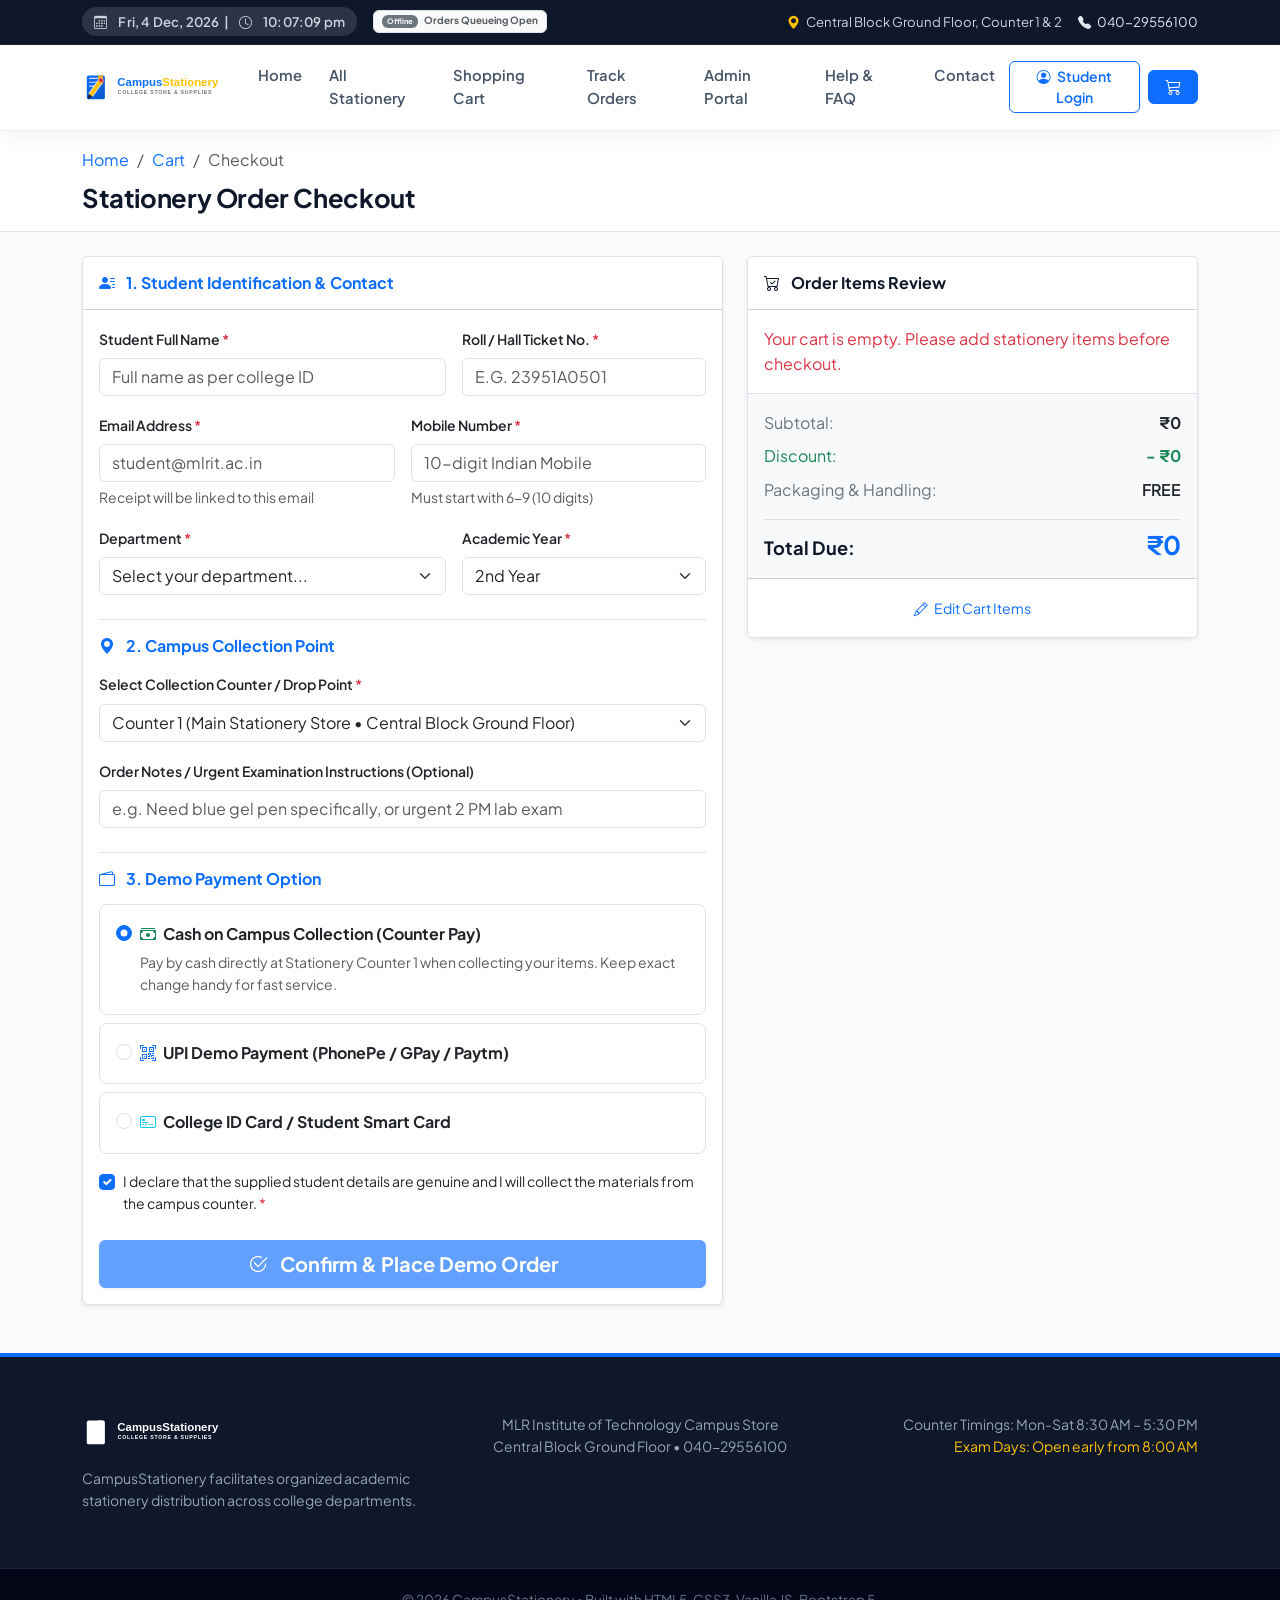
<file: campus-stationery/checkout.html>
<!DOCTYPE html>
<html lang="en">
<head>
  <meta charset="UTF-8">
  <meta name="viewport" content="width=device-width, initial-scale=1.0">
  <title>Checkout - CampusStationery</title>
  <!-- Bootstrap 5 CSS CDN -->
  <link href="https://cdn.jsdelivr.net/npm/bootstrap@5.3.3/dist/css/bootstrap.min.css" rel="stylesheet">
  <!-- Bootstrap Icons CDN -->
  <link href="https://cdn.jsdelivr.net/npm/bootstrap-icons@1.11.3/font/bootstrap-icons.min.css" rel="stylesheet">
  <!-- Google Fonts: Plus Jakarta Sans & JetBrains Mono -->
  <link rel="preconnect" href="https://fonts.googleapis.com">
  <link rel="preconnect" href="https://fonts.gstatic.com" crossorigin>
  <link href="https://fonts.googleapis.com/css2?family=Plus+Jakarta+Sans:wght@400;500;600;700;800&family=JetBrains+Mono:wght@500;700&display=swap" rel="stylesheet">
  <!-- Custom CSS -->
  <link rel="stylesheet" href="css/style.css">
</head>
<body>

  <!-- Top Utility Header Bar with Dynamic Date & Time -->
  <header class="top-bar">
    <div class="container d-flex flex-wrap justify-content-between align-items-center">
      <div class="d-flex align-items-center gap-3">
        <span class="live-clock-badge" id="liveClock">
          <i class="bi bi-clock"></i> Loading campus time...
        </span>
        <span id="storeStatusBadge" class="badge bg-success-subtle text-success border border-success-subtle py-1 px-2">
          <span class="pulse-indicator me-1"></span> Store Open
        </span>
      </div>
      <div class="d-flex align-items-center gap-3">
        <span><i class="bi bi-geo-alt-fill text-warning me-1"></i> Central Block Ground Floor, Counter 1 &amp; 2</span>
        <a href="tel:04029556100" class="d-none d-md-inline"><i class="bi bi-telephone-fill me-1"></i> 040-29556100</a>
      </div>
    </div>
  </header>

  <!-- Main Navigation Bar -->
  <nav class="navbar navbar-expand-lg navbar-campus sticky-top">
    <div class="container">
      <a class="navbar-brand" href="index.html">
        <img src="assets/images/logo.svg" alt="CampusStationery Logo" class="brand-icon">
      </a>
      
      <button class="navbar-toggler" type="button" data-bs-toggle="collapse" data-bs-target="#mainNavbar" aria-controls="mainNavbar" aria-expanded="false" aria-label="Toggle navigation">
        <span class="navbar-toggler-icon"></span>
      </button>

      <div class="collapse navbar-collapse" id="mainNavbar">
        <ul class="navbar-nav me-auto mb-2 mb-lg-0">
          <li class="nav-item"><a class="nav-link" href="index.html">Home</a></li>
          <li class="nav-item"><a class="nav-link" href="products.html">All Stationery</a></li>
          <li class="nav-item"><a class="nav-link" href="cart.html">Shopping Cart</a></li>
          <li class="nav-item"><a class="nav-link" href="orders.html">Track Orders</a></li>
          <li class="nav-item"><a class="nav-link" href="admin.html">Admin Portal</a></li>
          <li class="nav-item"><a class="nav-link" href="help.html">Help &amp; FAQ</a></li>
          <li class="nav-item"><a class="nav-link" href="contact.html">Contact</a></li>
        </ul>

        <div class="d-flex align-items-center gap-2">
          <button type="button" class="btn btn-outline-primary btn-sm" id="navbarUserBtn" data-bs-toggle="modal" data-bs-target="#studentRegModal">
            <i class="bi bi-person-circle me-1"></i> Student Login
          </button>
          <a href="cart.html" class="btn btn-primary btn-sm position-relative px-3" aria-label="Shopping Cart">
            <i class="bi bi-cart3 fs-6"></i>
            <span class="position-absolute top-0 start-100 translate-middle badge rounded-pill bg-danger cart-count-badge" style="display:none;">0</span>
          </a>
        </div>
      </div>
    </div>
  </nav>

  <!-- Page Header Breadcrumb -->
  <div class="bg-white border-bottom py-3">
    <div class="container">
      <nav aria-label="breadcrumb">
        <ol class="breadcrumb mb-0 small">
          <li class="breadcrumb-item"><a href="index.html">Home</a></li>
          <li class="breadcrumb-item"><a href="cart.html">Cart</a></li>
          <li class="breadcrumb-item active" aria-current="page">Checkout</li>
        </ol>
      </nav>
      <h1 class="h3 fw-bold mt-2 mb-0">Stationery Order Checkout</h1>
    </div>
  </div>

  <!-- Main Checkout Container -->
  <main class="py-4">
    <div class="container">
      
      <!-- 1. CHECKOUT FORM SECTION -->
      <div id="checkoutMainSection">
        <div class="row g-4">
          
          <!-- Left Column: Student Details & Payment Form -->
          <div class="col-lg-7">
            <div class="card border shadow-sm mb-4">
              <div class="card-header bg-white py-3">
                <h5 class="fw-bold mb-0 fs-6 text-primary"><i class="bi bi-person-lines-fill me-2"></i> 1. Student Identification &amp; Contact</h5>
              </div>
              <div class="card-body">
                <form id="checkoutForm" novalidate>
                  
                  <div class="row g-3 mb-3">
                    <div class="col-md-7">
                      <label for="checkoutName" class="form-label fw-semibold small">Student Full Name <span class="text-danger">*</span></label>
                      <input type="text" class="form-control" id="checkoutName" placeholder="Full name as per college ID" required>
                    </div>
                    <div class="col-md-5">
                      <label for="checkoutRoll" class="form-label fw-semibold small">Roll / Hall Ticket No. <span class="text-danger">*</span></label>
                      <input type="text" class="form-control text-uppercase" id="checkoutRoll" placeholder="e.g. 23951A0501" required>
                    </div>
                  </div>

                  <div class="row g-3 mb-3">
                    <div class="col-md-6">
                      <label for="checkoutEmail" class="form-label fw-semibold small">Email Address <span class="text-danger">*</span></label>
                      <input type="email" class="form-control" id="checkoutEmail" placeholder="student@mlrit.ac.in" required>
                      <div class="form-text small">Receipt will be linked to this email</div>
                    </div>
                    <div class="col-md-6">
                      <label for="checkoutPhone" class="form-label fw-semibold small">Mobile Number <span class="text-danger">*</span></label>
                      <input type="tel" class="form-control" id="checkoutPhone" placeholder="10-digit Indian Mobile" maxlength="10" required>
                      <div class="form-text small">Must start with 6-9 (10 digits)</div>
                    </div>
                  </div>

                  <div class="row g-3 mb-4">
                    <div class="col-md-7">
                      <label for="checkoutDept" class="form-label fw-semibold small">Department <span class="text-danger">*</span></label>
                      <select class="form-select" id="checkoutDept" required>
                        <option value="">Select your department...</option>
                        <option value="Computer Science and Engineering">Computer Science &amp; Engineering</option>
                        <option value="Information Technology">Information Technology</option>
                        <option value="AI & Machine Learning">AI &amp; Machine Learning</option>
                        <option value="Electronics & Communication">Electronics &amp; Communication</option>
                        <option value="Electrical & Electronics">Electrical &amp; Electronics</option>
                        <option value="Mechanical Engineering">Mechanical Engineering</option>
                        <option value="Civil Engineering">Civil Engineering</option>
                        <option value="Aeronautical Engineering">Aeronautical Engineering</option>
                      </select>
                    </div>
                    <div class="col-md-5">
                      <label for="checkoutYear" class="form-label fw-semibold small">Academic Year <span class="text-danger">*</span></label>
                      <select class="form-select" id="checkoutYear" required>
                        <option value="1st Year">1st Year (Fresher)</option>
                        <option value="2nd Year" selected>2nd Year</option>
                        <option value="3rd Year">3rd Year</option>
                        <option value="4th Year">4th Year (Final)</option>
                      </select>
                    </div>
                  </div>

                  <h5 class="fw-bold mb-3 fs-6 text-primary border-top pt-3"><i class="bi bi-geo-alt-fill me-2"></i> 2. Campus Collection Point</h5>
                  
                  <div class="mb-3">
                    <label for="checkoutPickupPoint" class="form-label fw-semibold small">Select Collection Counter / Drop Point <span class="text-danger">*</span></label>
                    <select class="form-select" id="checkoutPickupPoint" required>
                      <option value="Counter 1 (Main Stationery Store, Ground Floor)">Counter 1 (Main Stationery Store &bull; Central Block Ground Floor)</option>
                      <option value="Counter 2 (Drawing & Lab Supplies, Central Block)">Counter 2 (Drawing &amp; Lab Supplies &bull; Central Block)</option>
                      <option value="Central Library Reception Desk">Central Library Reception Desk (1st Floor)</option>
                      <option value="Boy's Hostel Block A Gate Desk">Boy's Hostel Block A Gate Desk (Evening 6 PM Drop)</option>
                      <option value="Girl's Hostel Block 1 Reception">Girl's Hostel Block 1 Reception (Evening 6 PM Drop)</option>
                    </select>
                  </div>

                  <div class="mb-4">
                    <label for="checkoutNotes" class="form-label fw-semibold small">Order Notes / Urgent Examination Instructions (Optional)</label>
                    <input type="text" class="form-control" id="checkoutNotes" placeholder="e.g. Need blue gel pen specifically, or urgent 2 PM lab exam">
                  </div>

                  <h5 class="fw-bold mb-3 fs-6 text-primary border-top pt-3"><i class="bi bi-wallet2 me-2"></i> 3. Demo Payment Option</h5>
                  
                  <div class="mb-3" id="paymentMethodContainer">
                    <div class="border rounded-3 p-3 mb-2">
                      <div class="form-check">
                        <input class="form-check-input" type="radio" name="paymentMethod" id="payCash" value="Cash on Campus Collection" checked>
                        <label class="form-check-label fw-bold" for="payCash">
                          <i class="bi bi-cash-stack text-success me-1"></i> Cash on Campus Collection (Counter Pay)
                        </label>
                        <div class="small text-muted mt-1" id="cashPaymentDetails">
                          Pay by cash directly at Stationery Counter 1 when collecting your items. Keep exact change handy for fast service.
                        </div>
                      </div>
                    </div>

                    <div class="border rounded-3 p-3 mb-2">
                      <div class="form-check">
                        <input class="form-check-input" type="radio" name="paymentMethod" id="payUPI" value="UPI Demo Payment">
                        <label class="form-check-label fw-bold" for="payUPI">
                          <i class="bi bi-qr-code-scan text-primary me-1"></i> UPI Demo Payment (PhonePe / GPay / Paytm)
                        </label>
                        <div class="small text-muted mt-1" id="upiPaymentDetails" style="display: none;">
                          <div class="p-2 bg-light rounded border mt-2 d-flex align-items-center gap-3">
                            <div class="bg-white p-2 rounded border text-center">
                              <i class="bi bi-qr-code fs-1 text-dark"></i>
                            </div>
                            <div>
                              <div class="fw-bold text-dark">VPA: campusstationery@mlrit</div>
                              <small class="text-secondary">Simulated Instant UPI Demo Transaction</small>
                            </div>
                          </div>
                        </div>
                      </div>
                    </div>

                    <div class="border rounded-3 p-3 mb-2">
                      <div class="form-check">
                        <input class="form-check-input" type="radio" name="paymentMethod" id="payCard" value="College ID Card / Student Wallet">
                        <label class="form-check-label fw-bold" for="payCard">
                          <i class="bi bi-credit-card-2-front text-info me-1"></i> College ID Card / Student Smart Card
                        </label>
                        <div class="small text-muted mt-1" id="cardPaymentDetails" style="display: none;">
                          Your registered student RFID card balance will be debited upon tapping at Counter 1.
                        </div>
                      </div>
                    </div>
                  </div>

                  <div class="form-check mb-4">
                    <input class="form-check-input" type="checkbox" id="checkoutTerms" required checked>
                    <label class="form-check-label small" for="checkoutTerms">
                      I declare that the supplied student details are genuine and I will collect the materials from the campus counter. <span class="text-danger">*</span>
                    </label>
                  </div>

                  <button type="submit" class="btn btn-primary btn-lg w-100 fw-bold shadow-sm" id="placeOrderBtn">
                    <i class="bi bi-check2-circle me-2"></i> Confirm &amp; Place Demo Order
                  </button>

                </form>
              </div>
            </div>
          </div>

          <!-- Right Column: Live Order Review Summary -->
          <div class="col-lg-5">
            <div class="card border shadow-sm sticky-top" style="top: 85px;">
              <div class="card-header bg-white py-3">
                <h5 class="fw-bold mb-0 fs-6"><i class="bi bi-cart-check me-2"></i> Order Items Review</h5>
              </div>
              <div class="card-body p-0">
                <ul class="list-group list-group-flush" id="checkoutSummaryItems">
                  <!-- Populated via checkout.js -->
                </ul>
              </div>
              <div class="card-body border-top bg-light">
                <div class="d-flex justify-content-between mb-2">
                  <span class="text-secondary">Subtotal:</span>
                  <span class="fw-bold text-dark" id="checkoutSubtotal">&#8377;0</span>
                </div>
                <div class="d-flex justify-content-between mb-2 text-success" id="checkoutDiscountRow" style="display: none;">
                  <span>Discount:</span>
                  <span class="fw-bold" id="checkoutDiscount">- &#8377;0</span>
                </div>
                <div class="d-flex justify-content-between mb-3">
                  <span class="text-secondary">Packaging &amp; Handling:</span>
                  <span class="fw-semibold text-dark" id="checkoutHandling">FREE</span>
                </div>
                <div class="d-flex justify-content-between align-items-baseline pt-2 border-top">
                  <span class="h5 fw-bold mb-0">Total Due:</span>
                  <span class="h3 fw-bold text-primary mb-0" id="checkoutTotal">&#8377;0</span>
                </div>
              </div>
              <div class="card-footer bg-white py-3 text-center">
                <a href="cart.html" class="small text-decoration-none">
                  <i class="bi bi-pencil me-1"></i> Edit Cart Items
                </a>
              </div>
            </div>
          </div>

        </div>
      </div>

      <!-- 2. ORDER CONFIRMATION RECEIPT (Initially hidden, shown after order placed) -->
      <div id="orderConfirmationSection" style="display: none;">
        <div class="row justify-content-center">
          <div class="col-lg-8">
            <div class="card border shadow receipt-card mb-4">
              <div class="card-header bg-success text-white py-3 text-center">
                <i class="bi bi-check-circle-fill display-4 d-block mb-2"></i>
                <h2 class="h3 fw-bold mb-0">Order Placed Successfully!</h2>
                <p class="small text-white-50 mb-0">Your stationery materials have been reserved in campus stock.</p>
              </div>
              
              <div class="card-body p-4">
                
                <div class="row g-3 mb-4 p-3 bg-light rounded-3 border">
                  <div class="col-sm-6">
                    <small class="text-muted d-block">Order Reference ID</small>
                    <span class="fs-4 fw-bold text-primary" id="receiptOrderId">CS-ORD-2026-0000</span>
                  </div>
                  <div class="col-sm-6 text-sm-end">
                    <small class="text-muted d-block">Order Placed On</small>
                    <span class="fw-semibold text-dark" id="receiptDateTime">Date &amp; Time</span>
                  </div>
                </div>

                <div class="row g-3 mb-4">
                  <div class="col-sm-6">
                    <h6 class="fw-bold text-uppercase small text-muted">Student Details</h6>
                    <div class="fw-bold" id="receiptCustomerName">Student Name</div>
                    <div class="small text-muted" id="receiptCustomerRoll">Roll Number</div>
                    <div class="small text-muted" id="receiptCustomerDept">Department</div>
                  </div>
                  <div class="col-sm-6">
                    <h6 class="fw-bold text-uppercase small text-muted">Collection &amp; Payment</h6>
                    <div class="small fw-semibold text-dark mb-1">
                      <i class="bi bi-geo-alt-fill text-danger me-1"></i> <span id="receiptPickupPoint">Pickup Point</span>
                    </div>
                    <div class="small text-muted mb-1">
                      <i class="bi bi-credit-card me-1"></i> <span id="receiptPaymentMethod">Payment Method</span>
                    </div>
                    <div class="small text-success fw-bold">
                      <i class="bi bi-shield-check me-1"></i> Inventory Stock Reserved
                    </div>
                  </div>
                </div>

                <h6 class="fw-bold mb-2">Reserved Stationery Items</h6>
                <div class="table-responsive mb-4">
                  <table class="table table-bordered table-sm align-middle">
                    <thead class="table-light">
                      <tr>
                        <th>Stationery Item</th>
                        <th class="text-center" style="width: 80px;">Qty</th>
                        <th class="text-end" style="width: 100px;">Price</th>
                        <th class="text-end" style="width: 110px;">Subtotal</th>
                      </tr>
                    </thead>
                    <tbody id="receiptItemsBody">
                      <!-- items injected -->
                    </tbody>
                    <tfoot>
                      <tr class="fw-bold table-light">
                        <td colspan="3" class="text-end">Total Amount:</td>
                        <td class="text-end text-primary" id="receiptTotalAmount">&#8377;0</td>
                      </tr>
                    </tfoot>
                  </table>
                </div>

                <!-- Pickup QR illustration -->
                <div class="p-3 border rounded-3 bg-light text-center mb-4">
                  <i class="bi bi-qr-code fs-1 text-primary d-block mb-1"></i>
                  <small class="text-muted d-block">Show this receipt or mention your Order ID at <strong>Counter 1</strong> to collect your items.</small>
                </div>

                <div class="d-flex flex-wrap justify-content-center gap-3 btn-no-print">
                  <button type="button" class="btn btn-outline-secondary" onclick="window.print()">
                    <i class="bi bi-printer me-1"></i> Print Receipt
                  </button>
                  <a href="orders.html" class="btn btn-primary fw-semibold" id="receiptTrackOrderBtn">
                    <i class="bi bi-truck me-1"></i> Track Live Status in Orders
                  </a>
                  <a href="index.html" class="btn btn-light border">
                    <i class="bi bi-house me-1"></i> Return Home
                  </a>
                </div>

              </div>
            </div>
          </div>
        </div>
      </div>

    </div>
  </main>

  <!-- Footer -->
  <footer class="footer-campus">
    <div class="container">
      <div class="row g-4">
        <div class="col-lg-4">
          <img src="assets/images/logo.svg" alt="CampusStationery" style="height: 38px; filter: brightness(0) invert(1);" class="mb-3">
          <p class="small text-slate-400">CampusStationery facilitates organized academic stationery distribution across college departments.</p>
        </div>
        <div class="col-lg-4 text-center">
          <div class="small text-slate-400">
            <div>MLR Institute of Technology Campus Store</div>
            <div>Central Block Ground Floor &bull; 040-29556100</div>
          </div>
        </div>
        <div class="col-lg-4 text-lg-end">
          <div class="small text-slate-400">
            <div>Counter Timings: Mon-Sat 8:30 AM &ndash; 5:30 PM</div>
            <div class="text-warning">Exam Days: Open early from 8:00 AM</div>
          </div>
        </div>
      </div>
    </div>
    <div class="footer-bottom">
      <div class="container text-center">
        &copy; 2026 CampusStationery &bull; Built with HTML5, CSS3, Vanilla JS, Bootstrap 5.
      </div>
    </div>
  </footer>

  <div class="toast-container-campus" id="toastContainer"></div>

  <!-- Scripts -->
  <script src="https://cdn.jsdelivr.net/npm/bootstrap@5.3.3/dist/js/bootstrap.bundle.min.js"></script>
  <script src="js/utilities.js"></script>
  <script src="js/validation.js"></script>
  <script src="js/products.js"></script>
  <script src="js/cart.js"></script>
  <script src="js/checkout.js"></script>
  <script src="js/admin.js"></script>
  <script src="js/app.js"></script>

  <script>
    document.addEventListener('DOMContentLoaded', () => {
      initCheckoutPage();
    });
  </script>
</body>
</html>
</file>
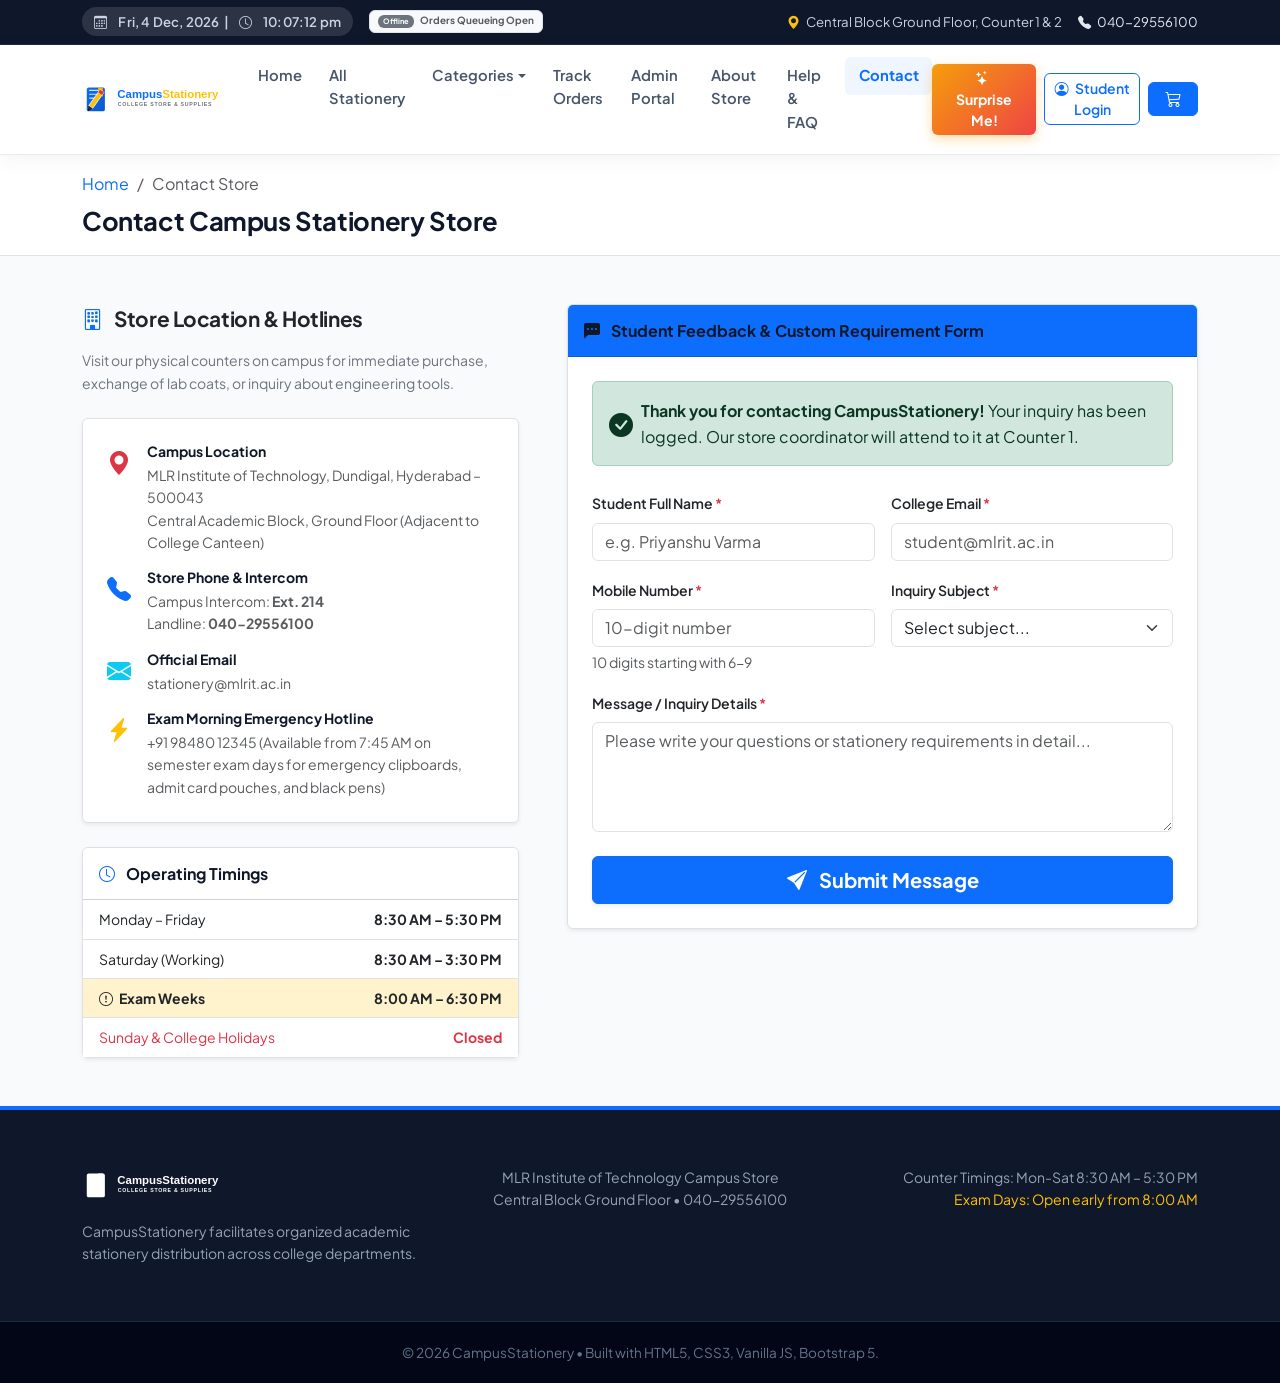
<file: campus-stationery/contact.html>
<!DOCTYPE html>
<html lang="en">
<head>
  <meta charset="UTF-8">
  <meta name="viewport" content="width=device-width, initial-scale=1.0">
  <title>Contact &amp; Store Timings - CampusStationery</title>
  <!-- Bootstrap 5 CSS CDN -->
  <link href="https://cdn.jsdelivr.net/npm/bootstrap@5.3.3/dist/css/bootstrap.min.css" rel="stylesheet">
  <!-- Bootstrap Icons CDN -->
  <link href="https://cdn.jsdelivr.net/npm/bootstrap-icons@1.11.3/font/bootstrap-icons.min.css" rel="stylesheet">
  <!-- Google Fonts: Plus Jakarta Sans & JetBrains Mono -->
  <link rel="preconnect" href="https://fonts.googleapis.com">
  <link rel="preconnect" href="https://fonts.gstatic.com" crossorigin>
  <link href="https://fonts.googleapis.com/css2?family=Plus+Jakarta+Sans:wght@400;500;600;700;800&family=JetBrains+Mono:wght@500;700&display=swap" rel="stylesheet">
  <!-- Custom CSS -->
  <link rel="stylesheet" href="css/style.css">
</head>
<body>

  <!-- Top Utility Header Bar with Dynamic Date & Time -->
  <header class="top-bar">
    <div class="container d-flex flex-wrap justify-content-between align-items-center">
      <div class="d-flex align-items-center gap-3">
        <span class="live-clock-badge" id="liveClock">
          <i class="bi bi-clock"></i> Loading campus time...
        </span>
        <span id="storeStatusBadge" class="badge bg-success-subtle text-success border border-success-subtle py-1 px-2">
          <span class="pulse-indicator me-1"></span> Store Open
        </span>
      </div>
      <div class="d-flex align-items-center gap-3">
        <span><i class="bi bi-geo-alt-fill text-warning me-1"></i> Central Block Ground Floor, Counter 1 &amp; 2</span>
        <a href="tel:04029556100" class="d-none d-md-inline"><i class="bi bi-telephone-fill me-1"></i> 040-29556100</a>
      </div>
    </div>
  </header>

  <!-- Main Navigation Bar -->
  <nav class="navbar navbar-expand-lg navbar-campus sticky-top">
    <div class="container">
      <a class="navbar-brand" href="index.html">
        <img src="assets/images/logo.svg" alt="CampusStationery Logo" class="brand-icon">
      </a>
      
      <button class="navbar-toggler" type="button" data-bs-toggle="collapse" data-bs-target="#mainNavbar" aria-controls="mainNavbar" aria-expanded="false" aria-label="Toggle navigation">
        <span class="navbar-toggler-icon"></span>
      </button>

      <div class="collapse navbar-collapse" id="mainNavbar">
        <ul class="navbar-nav me-auto mb-2 mb-lg-0">
          <li class="nav-item"><a class="nav-link" href="index.html">Home</a></li>
          <li class="nav-item"><a class="nav-link" href="products.html">All Stationery</a></li>
          <li class="nav-item dropdown">
            <a class="nav-link dropdown-toggle" href="#" role="button" data-bs-toggle="dropdown" aria-expanded="false">
              Categories
            </a>
            <ul class="dropdown-menu shadow-sm">
              <li><a class="dropdown-item" href="products.html?category=Writing+materials">Writing Materials</a></li>
              <li><a class="dropdown-item" href="products.html?category=Notebooks+and+record+books">Notebooks &amp; Records</a></li>
              <li><a class="dropdown-item" href="products.html?category=Drawing+supplies">Drawing Supplies</a></li>
              <li><a class="dropdown-item" href="products.html?category=Laboratory+supplies">Laboratory Supplies</a></li>
              <li><a class="dropdown-item" href="products.html?category=Engineering+stationery">Engineering Tools</a></li>
              <li><a class="dropdown-item" href="products.html?category=Exam+essentials">Exam Essentials</a></li>
            </ul>
          </li>
          <li class="nav-item"><a class="nav-link" href="orders.html">Track Orders</a></li>
          <li class="nav-item"><a class="nav-link" href="admin.html">Admin Portal</a></li>
          <li class="nav-item"><a class="nav-link" href="about.html">About Store</a></li>
          <li class="nav-item"><a class="nav-link" href="help.html">Help &amp; FAQ</a></li>
          <li class="nav-item"><a class="nav-link active" href="contact.html">Contact</a></li>
        </ul>

        <div class="d-flex align-items-center gap-2">
          <button type="button" class="btn btn-surprise btn-sm btn-trigger-surprise px-3" title="Pick a random stationery item">
            <i class="bi bi-stars me-1"></i> Surprise Me!
          </button>
          <button type="button" class="btn btn-outline-primary btn-sm" id="navbarUserBtn" data-bs-toggle="modal" data-bs-target="#studentRegModal">
            <i class="bi bi-person-circle me-1"></i> Student Login
          </button>
          <a href="cart.html" class="btn btn-primary btn-sm position-relative px-3" aria-label="Shopping Cart">
            <i class="bi bi-cart3 fs-6"></i>
            <span class="position-absolute top-0 start-100 translate-middle badge rounded-pill bg-danger cart-count-badge" style="display:none;">0</span>
          </a>
        </div>
      </div>
    </div>
  </nav>

  <!-- Page Header Breadcrumb -->
  <div class="bg-white border-bottom py-3">
    <div class="container">
      <nav aria-label="breadcrumb">
        <ol class="breadcrumb mb-0 small">
          <li class="breadcrumb-item"><a href="index.html">Home</a></li>
          <li class="breadcrumb-item active" aria-current="page">Contact Store</li>
        </ol>
      </nav>
      <h1 class="h3 fw-bold mt-2 mb-0">Contact Campus Stationery Store</h1>
    </div>
  </div>

  <main class="py-5">
    <div class="container">
      
      <div class="row g-5">
        
        <!-- Left: Contact Details & Store Hours -->
        <div class="col-lg-5">
          <h2 class="h4 fw-bold text-dark mb-3"><i class="bi bi-building text-primary me-2"></i> Store Location &amp; Hotlines</h2>
          <p class="text-secondary small mb-4">
            Visit our physical counters on campus for immediate purchase, exchange of lab coats, or inquiry about engineering tools.
          </p>

          <div class="card border shadow-sm mb-4">
            <div class="card-body p-4">
              <div class="d-flex gap-3 mb-3">
                <i class="bi bi-geo-alt-fill text-danger fs-4 flex-shrink-0"></i>
                <div>
                  <h6 class="fw-bold mb-1">Campus Location</h6>
                  <p class="small text-muted mb-0">
                    MLR Institute of Technology, Dundigal, Hyderabad &ndash; 500043<br>
                    Central Academic Block, Ground Floor (Adjacent to College Canteen)
                  </p>
                </div>
              </div>

              <div class="d-flex gap-3 mb-3">
                <i class="bi bi-telephone-fill text-primary fs-4 flex-shrink-0"></i>
                <div>
                  <h6 class="fw-bold mb-1">Store Phone &amp; Intercom</h6>
                  <p class="small text-muted mb-0">
                    Campus Intercom: <strong>Ext. 214</strong><br>
                    Landline: <strong>040-29556100</strong>
                  </p>
                </div>
              </div>

              <div class="d-flex gap-3 mb-3">
                <i class="bi bi-envelope-fill text-info fs-4 flex-shrink-0"></i>
                <div>
                  <h6 class="fw-bold mb-1">Official Email</h6>
                  <p class="small text-muted mb-0">stationery@mlrit.ac.in</p>
                </div>
              </div>

              <div class="d-flex gap-3">
                <i class="bi bi-lightning-charge-fill text-warning fs-4 flex-shrink-0"></i>
                <div>
                  <h6 class="fw-bold mb-1">Exam Morning Emergency Hotline</h6>
                  <p class="small text-muted mb-0">
                    +91 98480 12345 (Available from 7:45 AM on semester exam days for emergency clipboards, admit card pouches, and black pens)
                  </p>
                </div>
              </div>
            </div>
          </div>

          <!-- Store Timings Card -->
          <div class="card border shadow-sm">
            <div class="card-header bg-white py-3">
              <h5 class="fw-bold mb-0 fs-6"><i class="bi bi-clock me-2 text-primary"></i> Operating Timings</h5>
            </div>
            <div class="card-body p-0">
              <ul class="list-group list-group-flush small">
                <li class="list-group-item d-flex justify-content-between align-items-center py-2">
                  <span>Monday &ndash; Friday</span>
                  <span class="fw-bold">8:30 AM &ndash; 5:30 PM</span>
                </li>
                <li class="list-group-item d-flex justify-content-between align-items-center py-2">
                  <span>Saturday (Working)</span>
                  <span class="fw-bold">8:30 AM &ndash; 3:30 PM</span>
                </li>
                <li class="list-group-item d-flex justify-content-between align-items-center py-2 bg-warning-subtle text-dark">
                  <span class="fw-bold"><i class="bi bi-exclamation-circle me-1"></i> Exam Weeks</span>
                  <span class="fw-bold">8:00 AM &ndash; 6:30 PM</span>
                </li>
                <li class="list-group-item d-flex justify-content-between align-items-center py-2 text-danger">
                  <span>Sunday &amp; College Holidays</span>
                  <span class="fw-bold">Closed</span>
                </li>
              </ul>
            </div>
          </div>

        </div>

        <!-- Right: Interactive Contact & Feedback Form -->
        <div class="col-lg-7">
          <div class="card border shadow-sm">
            <div class="card-header bg-primary text-white py-3">
              <h5 class="fw-bold mb-0 fs-6"><i class="bi bi-chat-left-dots-fill me-2"></i> Student Feedback &amp; Custom Requirement Form</h5>
            </div>
            <div class="card-body p-4">
              
              <div id="contactSuccessAlert" class="alert alert-success d-flex align-items-center gap-2 mb-4" style="display: none;">
                <i class="bi bi-check-circle-fill fs-4"></i>
                <div>
                  <strong>Thank you for contacting CampusStationery!</strong> Your inquiry has been logged. Our store coordinator will attend to it at Counter 1.
                </div>
              </div>

              <form id="campusContactForm" novalidate>
                <div class="row g-3 mb-3">
                  <div class="col-md-6">
                    <label for="contactName" class="form-label fw-semibold small">Student Full Name <span class="text-danger">*</span></label>
                    <input type="text" class="form-control" id="contactName" placeholder="e.g. Priyanshu Varma" required>
                  </div>
                  <div class="col-md-6">
                    <label for="contactEmail" class="form-label fw-semibold small">College Email <span class="text-danger">*</span></label>
                    <input type="email" class="form-control" id="contactEmail" placeholder="student@mlrit.ac.in" required>
                  </div>
                </div>

                <div class="row g-3 mb-3">
                  <div class="col-md-6">
                    <label for="contactPhone" class="form-label fw-semibold small">Mobile Number <span class="text-danger">*</span></label>
                    <input type="tel" class="form-control" id="contactPhone" placeholder="10-digit number" maxlength="10" required>
                    <div class="form-text small">10 digits starting with 6-9</div>
                  </div>
                  <div class="col-md-6">
                    <label for="contactSubject" class="form-label fw-semibold small">Inquiry Subject <span class="text-danger">*</span></label>
                    <select class="form-select" id="contactSubject" required>
                      <option value="">Select subject...</option>
                      <option value="Product Availability">Product Stock / Availability Check</option>
                      <option value="Lab Coat Exchange">Lab Coat Size Exchange</option>
                      <option value="Mini Drafter Service">Mini Drafter Service / Clamping Issue</option>
                      <option value="Bulk Project Order">Student Project Team Bulk Order</option>
                      <option value="Feedback / Suggestion">General Store Feedback &amp; Suggestion</option>
                    </select>
                  </div>
                </div>

                <div class="mb-4">
                  <label for="contactMessage" class="form-label fw-semibold small">Message / Inquiry Details <span class="text-danger">*</span></label>
                  <textarea class="form-control" id="contactMessage" rows="4" placeholder="Please write your questions or stationery requirements in detail..." required></textarea>
                </div>

                <button type="submit" class="btn btn-primary btn-lg w-100 fw-bold shadow-sm">
                  <i class="bi bi-send-fill me-2"></i> Submit Message
                </button>
              </form>

            </div>
          </div>
        </div>

      </div>

    </div>
  </main>

  <!-- Footer -->
  <footer class="footer-campus">
    <div class="container">
      <div class="row g-4">
        <div class="col-lg-4">
          <img src="assets/images/logo.svg" alt="CampusStationery" style="height: 38px; filter: brightness(0) invert(1);" class="mb-3">
          <p class="small text-slate-400">CampusStationery facilitates organized academic stationery distribution across college departments.</p>
        </div>
        <div class="col-lg-4 text-center">
          <div class="small text-slate-400">
            <div>MLR Institute of Technology Campus Store</div>
            <div>Central Block Ground Floor &bull; 040-29556100</div>
          </div>
        </div>
        <div class="col-lg-4 text-lg-end">
          <div class="small text-slate-400">
            <div>Counter Timings: Mon-Sat 8:30 AM &ndash; 5:30 PM</div>
            <div class="text-warning">Exam Days: Open early from 8:00 AM</div>
          </div>
        </div>
      </div>
    </div>
    <div class="footer-bottom">
      <div class="container text-center">
        &copy; 2026 CampusStationery &bull; Built with HTML5, CSS3, Vanilla JS, Bootstrap 5.
      </div>
    </div>
  </footer>

  <!-- Common Modals -->
  <div class="modal fade" id="studentRegModal" tabindex="-1" aria-hidden="true">
    <div class="modal-dialog modal-dialog-centered">
      <div class="modal-content">
        <div class="modal-header bg-primary text-white">
          <h5 class="modal-title">Student Registration</h5>
          <button type="button" class="btn-close btn-close-white" data-bs-dismiss="modal"></button>
        </div>
        <form id="studentRegForm">
          <div class="modal-body">
            <div class="mb-3"><label class="form-label fw-semibold">Name</label><input type="text" class="form-control" id="regName" required></div>
            <div class="mb-3"><label class="form-label fw-semibold">Email</label><input type="email" class="form-control" id="regEmail" required></div>
            <div class="mb-3"><label class="form-label fw-semibold">Mobile</label><input type="tel" class="form-control" id="regPhone" maxlength="10" required></div>
            <div class="mb-3"><label class="form-label fw-semibold">Password</label><input type="password" class="form-control" id="regPassword" required></div>
            <div class="mb-3"><label class="form-label fw-semibold">Department</label><select class="form-select" id="regDepartment" required><option value="CSE">CSE</option><option value="ECE">ECE</option><option value="IT">IT</option></select></div>
          </div>
          <div class="modal-footer"><button type="submit" class="btn btn-primary">Save Profile</button></div>
        </form>
      </div>
    </div>
  </div>

  <div class="toast-container-campus" id="toastContainer"></div>

  <!-- Scripts -->
  <script src="https://cdn.jsdelivr.net/npm/bootstrap@5.3.3/dist/js/bootstrap.bundle.min.js"></script>
  <script src="js/utilities.js"></script>
  <script src="js/validation.js"></script>
  <script src="js/products.js"></script>
  <script src="js/cart.js"></script>
  <script src="js/checkout.js"></script>
  <script src="js/admin.js"></script>
  <script src="js/app.js"></script>

  <script>
    document.addEventListener('DOMContentLoaded', () => {
      const form = document.getElementById('campusContactForm');
      const alertBox = document.getElementById('contactSuccessAlert');

      if (form) {
        form.addEventListener('submit', (e) => {
          e.preventDefault();

          const name = document.getElementById('contactName');
          const email = document.getElementById('contactEmail');
          const phone = document.getElementById('contactPhone');
          const subject = document.getElementById('contactSubject');
          const message = document.getElementById('contactMessage');

          let isValid = true;

          if (!ValidatorRules.isValidName(name.value)) {
            setFieldInvalid(name, 'Please enter a valid full name.');
            isValid = false;
          } else {
            setFieldValid(name);
          }

          if (!ValidatorRules.isValidEmail(email.value)) {
            setFieldInvalid(email, 'Please enter a valid email address.');
            isValid = false;
          } else {
            setFieldValid(email);
          }

          if (!ValidatorRules.isValidIndianMobile(phone.value)) {
            setFieldInvalid(phone, 'Please enter a 10-digit Indian mobile number.');
            isValid = false;
          } else {
            setFieldValid(phone);
          }

          if (!subject.value) {
            setFieldInvalid(subject, 'Please select an inquiry subject.');
            isValid = false;
          } else {
            setFieldValid(subject);
          }

          if (!message.value.trim() || message.value.trim().length < 5) {
            setFieldInvalid(message, 'Please enter your message (at least 5 characters).');
            isValid = false;
          } else {
            setFieldValid(message);
          }

          if (isValid) {
            form.reset();
            resetFieldValidation(name);
            resetFieldValidation(email);
            resetFieldValidation(phone);
            resetFieldValidation(subject);
            resetFieldValidation(message);

            if (alertBox) alertBox.style.display = 'flex';
            showToast('Your message has been sent to the store coordinator!', 'success');
          } else {
            showToast('Please fix the errors in the form.', 'danger');
          }
        });
      }
    });
  </script>
</body>
</html>
</file>
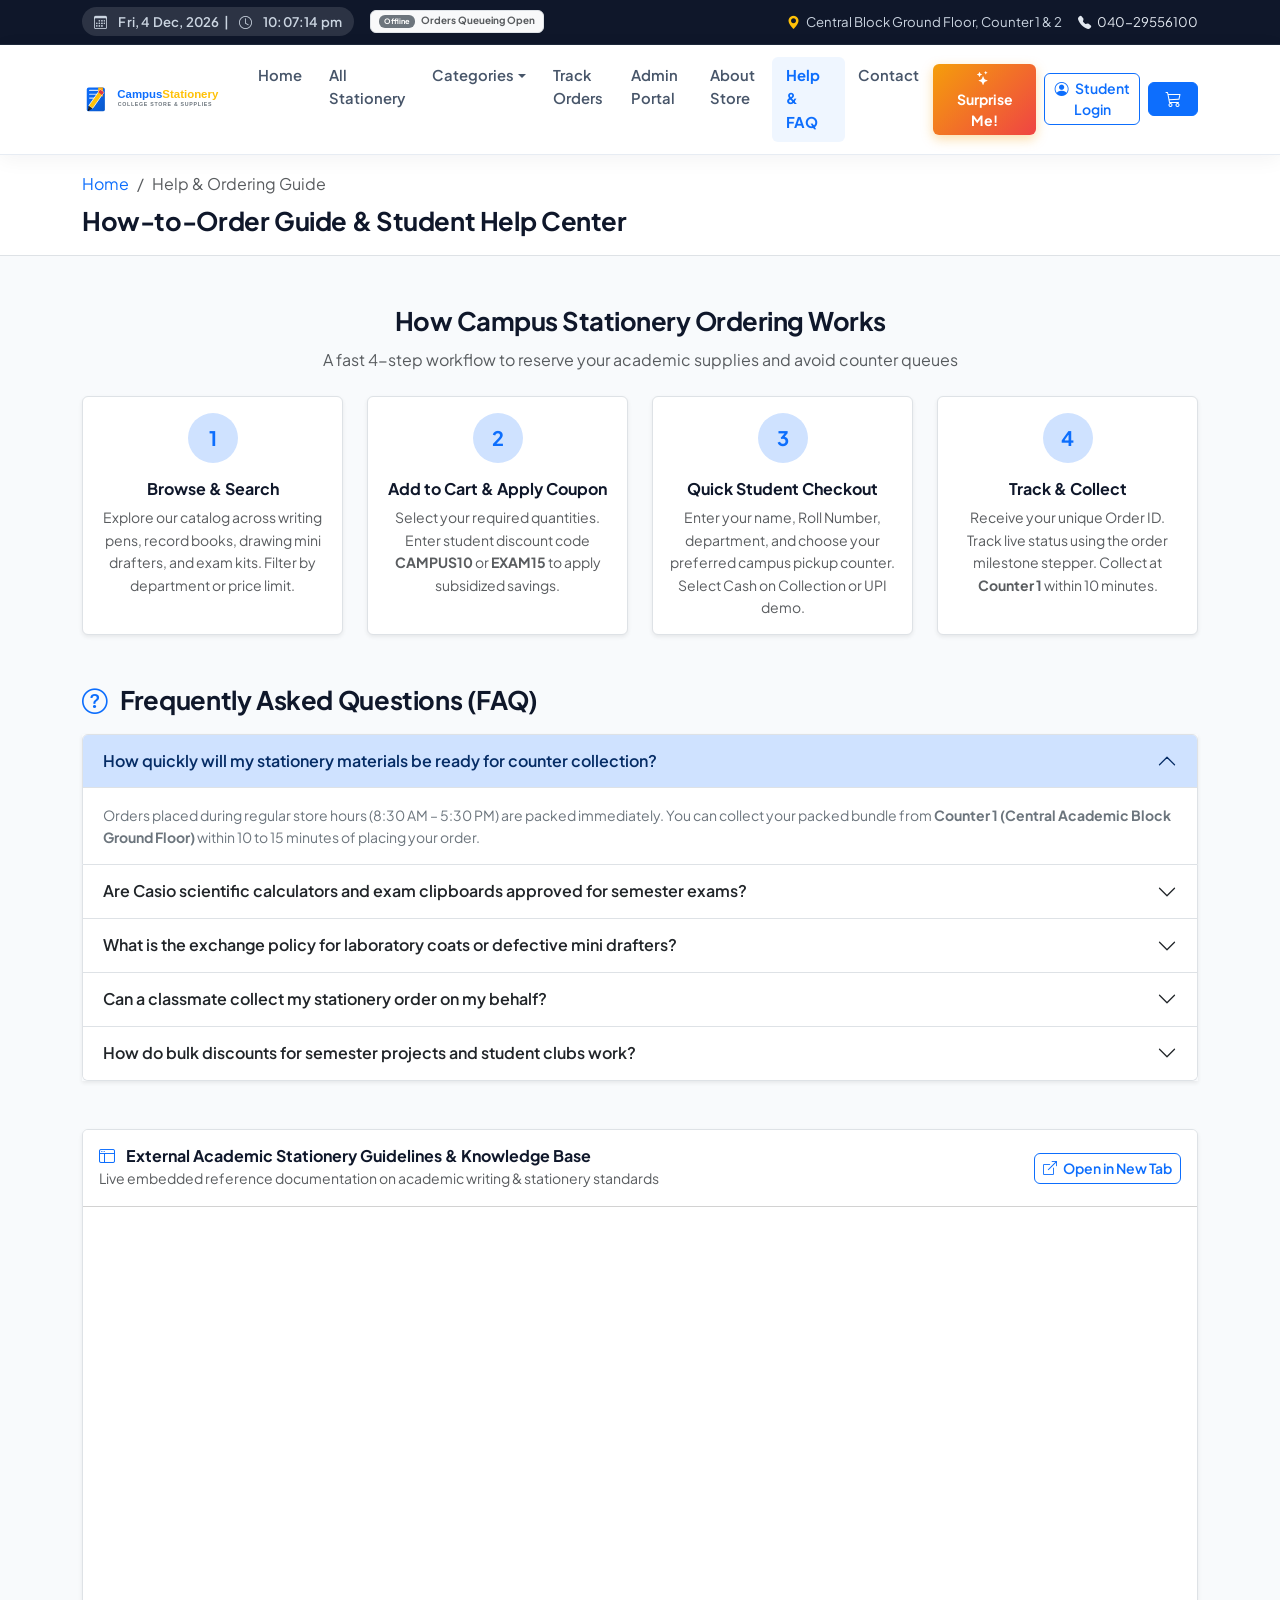
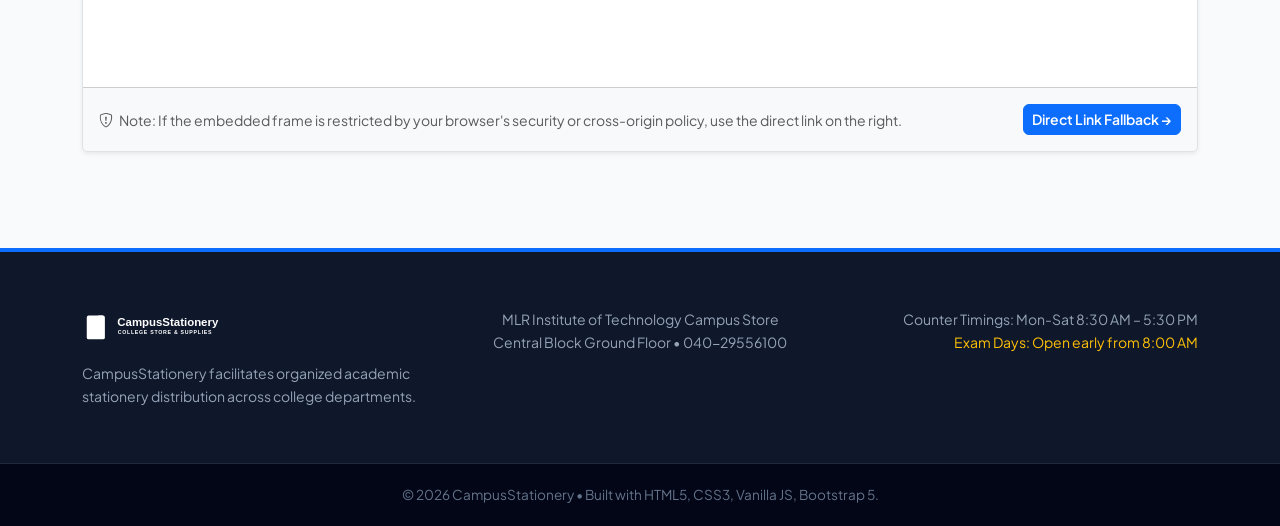
<file: campus-stationery/help.html>
<!DOCTYPE html>
<html lang="en">
<head>
  <meta charset="UTF-8">
  <meta name="viewport" content="width=device-width, initial-scale=1.0">
  <title>Help &amp; FAQ - CampusStationery</title>
  <!-- Bootstrap 5 CSS CDN -->
  <link href="https://cdn.jsdelivr.net/npm/bootstrap@5.3.3/dist/css/bootstrap.min.css" rel="stylesheet">
  <!-- Bootstrap Icons CDN -->
  <link href="https://cdn.jsdelivr.net/npm/bootstrap-icons@1.11.3/font/bootstrap-icons.min.css" rel="stylesheet">
  <!-- Google Fonts: Plus Jakarta Sans & JetBrains Mono -->
  <link rel="preconnect" href="https://fonts.googleapis.com">
  <link rel="preconnect" href="https://fonts.gstatic.com" crossorigin>
  <link href="https://fonts.googleapis.com/css2?family=Plus+Jakarta+Sans:wght@400;500;600;700;800&family=JetBrains+Mono:wght@500;700&display=swap" rel="stylesheet">
  <!-- Custom CSS -->
  <link rel="stylesheet" href="css/style.css">
</head>
<body>

  <!-- Top Utility Header Bar with Dynamic Date & Time -->
  <header class="top-bar">
    <div class="container d-flex flex-wrap justify-content-between align-items-center">
      <div class="d-flex align-items-center gap-3">
        <span class="live-clock-badge" id="liveClock">
          <i class="bi bi-clock"></i> Loading campus time...
        </span>
        <span id="storeStatusBadge" class="badge bg-success-subtle text-success border border-success-subtle py-1 px-2">
          <span class="pulse-indicator me-1"></span> Store Open
        </span>
      </div>
      <div class="d-flex align-items-center gap-3">
        <span><i class="bi bi-geo-alt-fill text-warning me-1"></i> Central Block Ground Floor, Counter 1 &amp; 2</span>
        <a href="tel:04029556100" class="d-none d-md-inline"><i class="bi bi-telephone-fill me-1"></i> 040-29556100</a>
      </div>
    </div>
  </header>

  <!-- Main Navigation Bar -->
  <nav class="navbar navbar-expand-lg navbar-campus sticky-top">
    <div class="container">
      <a class="navbar-brand" href="index.html">
        <img src="assets/images/logo.svg" alt="CampusStationery Logo" class="brand-icon">
      </a>
      
      <button class="navbar-toggler" type="button" data-bs-toggle="collapse" data-bs-target="#mainNavbar" aria-controls="mainNavbar" aria-expanded="false" aria-label="Toggle navigation">
        <span class="navbar-toggler-icon"></span>
      </button>

      <div class="collapse navbar-collapse" id="mainNavbar">
        <ul class="navbar-nav me-auto mb-2 mb-lg-0">
          <li class="nav-item"><a class="nav-link" href="index.html">Home</a></li>
          <li class="nav-item"><a class="nav-link" href="products.html">All Stationery</a></li>
          <li class="nav-item dropdown">
            <a class="nav-link dropdown-toggle" href="#" role="button" data-bs-toggle="dropdown" aria-expanded="false">
              Categories
            </a>
            <ul class="dropdown-menu shadow-sm">
              <li><a class="dropdown-item" href="products.html?category=Writing+materials">Writing Materials</a></li>
              <li><a class="dropdown-item" href="products.html?category=Notebooks+and+record+books">Notebooks &amp; Records</a></li>
              <li><a class="dropdown-item" href="products.html?category=Drawing+supplies">Drawing Supplies</a></li>
              <li><a class="dropdown-item" href="products.html?category=Laboratory+supplies">Laboratory Supplies</a></li>
              <li><a class="dropdown-item" href="products.html?category=Engineering+stationery">Engineering Tools</a></li>
              <li><a class="dropdown-item" href="products.html?category=Exam+essentials">Exam Essentials</a></li>
            </ul>
          </li>
          <li class="nav-item"><a class="nav-link" href="orders.html">Track Orders</a></li>
          <li class="nav-item"><a class="nav-link" href="admin.html">Admin Portal</a></li>
          <li class="nav-item"><a class="nav-link" href="about.html">About Store</a></li>
          <li class="nav-item"><a class="nav-link active" href="help.html">Help &amp; FAQ</a></li>
          <li class="nav-item"><a class="nav-link" href="contact.html">Contact</a></li>
        </ul>

        <div class="d-flex align-items-center gap-2">
          <button type="button" class="btn btn-surprise btn-sm btn-trigger-surprise px-3" title="Pick a random stationery item">
            <i class="bi bi-stars me-1"></i> Surprise Me!
          </button>
          <button type="button" class="btn btn-outline-primary btn-sm" id="navbarUserBtn" data-bs-toggle="modal" data-bs-target="#studentRegModal">
            <i class="bi bi-person-circle me-1"></i> Student Login
          </button>
          <a href="cart.html" class="btn btn-primary btn-sm position-relative px-3" aria-label="Shopping Cart">
            <i class="bi bi-cart3 fs-6"></i>
            <span class="position-absolute top-0 start-100 translate-middle badge rounded-pill bg-danger cart-count-badge" style="display:none;">0</span>
          </a>
        </div>
      </div>
    </div>
  </nav>

  <!-- Page Header Breadcrumb -->
  <div class="bg-white border-bottom py-3">
    <div class="container">
      <nav aria-label="breadcrumb">
        <ol class="breadcrumb mb-0 small">
          <li class="breadcrumb-item"><a href="index.html">Home</a></li>
          <li class="breadcrumb-item active" aria-current="page">Help &amp; Ordering Guide</li>
        </ol>
      </nav>
      <h1 class="h3 fw-bold mt-2 mb-0">How-to-Order Guide &amp; Student Help Center</h1>
    </div>
  </div>

  <main class="py-5">
    <div class="container">

      <!-- Step-by-Step Shopping Workflow Guide -->
      <section class="mb-5">
        <div class="section-header text-center mb-4">
          <h2 class="h3 fw-bold">How Campus Stationery Ordering Works</h2>
          <p class="text-muted">A fast 4-step workflow to reserve your academic supplies and avoid counter queues</p>
        </div>

        <div class="row g-4">
          <div class="col-md-6 col-lg-3">
            <div class="card h-100 border p-3 shadow-sm text-center">
              <div class="rounded-circle bg-primary-subtle text-primary fw-bold mx-auto mb-3 d-flex align-items-center justify-content-center" style="width: 50px; height: 50px; font-size: 1.25rem;">
                1
              </div>
              <h5 class="fw-bold mb-2 fs-6">Browse &amp; Search</h5>
              <p class="text-muted small mb-0">
                Explore our catalog across writing pens, record books, drawing mini drafters, and exam kits. Filter by department or price limit.
              </p>
            </div>
          </div>

          <div class="col-md-6 col-lg-3">
            <div class="card h-100 border p-3 shadow-sm text-center">
              <div class="rounded-circle bg-primary-subtle text-primary fw-bold mx-auto mb-3 d-flex align-items-center justify-content-center" style="width: 50px; height: 50px; font-size: 1.25rem;">
                2
              </div>
              <h5 class="fw-bold mb-2 fs-6">Add to Cart &amp; Apply Coupon</h5>
              <p class="text-muted small mb-0">
                Select your required quantities. Enter student discount code <strong>CAMPUS10</strong> or <strong>EXAM15</strong> to apply subsidized savings.
              </p>
            </div>
          </div>

          <div class="col-md-6 col-lg-3">
            <div class="card h-100 border p-3 shadow-sm text-center">
              <div class="rounded-circle bg-primary-subtle text-primary fw-bold mx-auto mb-3 d-flex align-items-center justify-content-center" style="width: 50px; height: 50px; font-size: 1.25rem;">
                3
              </div>
              <h5 class="fw-bold mb-2 fs-6">Quick Student Checkout</h5>
              <p class="text-muted small mb-0">
                Enter your name, Roll Number, department, and choose your preferred campus pickup counter. Select Cash on Collection or UPI demo.
              </p>
            </div>
          </div>

          <div class="col-md-6 col-lg-3">
            <div class="card h-100 border p-3 shadow-sm text-center">
              <div class="rounded-circle bg-primary-subtle text-primary fw-bold mx-auto mb-3 d-flex align-items-center justify-content-center" style="width: 50px; height: 50px; font-size: 1.25rem;">
                4
              </div>
              <h5 class="fw-bold mb-2 fs-6">Track &amp; Collect</h5>
              <p class="text-muted small mb-0">
                Receive your unique Order ID. Track live status using the order milestone stepper. Collect at <strong>Counter 1</strong> within 10 minutes.
              </p>
            </div>
          </div>
        </div>
      </section>

      <!-- Frequently Asked Questions Accordion -->
      <section class="mb-5">
        <h3 class="fw-bold mb-3"><i class="bi bi-question-circle text-primary me-2"></i> Frequently Asked Questions (FAQ)</h3>
        
        <div class="accordion shadow-sm" id="helpFaqAccordion">
          <!-- Item 1 -->
          <div class="accordion-item">
            <h2 class="accordion-header" id="faqHeadingOne">
              <button class="accordion-button fw-semibold" type="button" data-bs-toggle="collapse" data-bs-target="#faqCollapseOne" aria-expanded="true" aria-controls="faqCollapseOne">
                How quickly will my stationery materials be ready for counter collection?
              </button>
            </h2>
            <div id="faqCollapseOne" class="accordion-collapse collapse show" aria-labelledby="faqHeadingOne" data-bs-parent="#helpFaqAccordion">
              <div class="accordion-body small text-secondary">
                Orders placed during regular store hours (8:30 AM &ndash; 5:30 PM) are packed immediately. You can collect your packed bundle from <strong>Counter 1 (Central Academic Block Ground Floor)</strong> within 10 to 15 minutes of placing your order.
              </div>
            </div>
          </div>

          <!-- Item 2 -->
          <div class="accordion-item">
            <h2 class="accordion-header" id="faqHeadingTwo">
              <button class="accordion-button collapsed fw-semibold" type="button" data-bs-toggle="collapse" data-bs-target="#faqCollapseTwo" aria-expanded="false" aria-controls="faqCollapseTwo">
                Are Casio scientific calculators and exam clipboards approved for semester exams?
              </button>
            </h2>
            <div id="faqCollapseTwo" class="accordion-collapse collapse" aria-labelledby="faqHeadingTwo" data-bs-parent="#helpFaqAccordion">
              <div class="accordion-body small text-secondary">
                Yes! Every stationery product cataloged in our store is verified against university examination cell regulations. The Casio fx-991CW is strictly non-programmable, and our acrylic writing clipboards and zipper pouches are 100% transparent as required in examination halls.
              </div>
            </div>
          </div>

          <!-- Item 3 -->
          <div class="accordion-item">
            <h2 class="accordion-header" id="faqHeadingThree">
              <button class="accordion-button collapsed fw-semibold" type="button" data-bs-toggle="collapse" data-bs-target="#faqCollapseThree" aria-expanded="false" aria-controls="faqCollapseThree">
                What is the exchange policy for laboratory coats or defective mini drafters?
              </button>
            </h2>
            <div id="faqCollapseThree" class="accordion-collapse collapse" aria-labelledby="faqHeadingThree" data-bs-parent="#helpFaqAccordion">
              <div class="accordion-body small text-secondary">
                If your lab coat size does not fit comfortably, or if a mini drafter clamp has any manufacturing defect, you can exchange it at <strong>Counter 2 within 7 academic days</strong> upon producing your demo order receipt or Order ID.
              </div>
            </div>
          </div>

          <!-- Item 4 -->
          <div class="accordion-item">
            <h2 class="accordion-header" id="faqHeadingFour">
              <button class="accordion-button collapsed fw-semibold" type="button" data-bs-toggle="collapse" data-bs-target="#faqCollapseFour" aria-expanded="false" aria-controls="faqCollapseFour">
                Can a classmate collect my stationery order on my behalf?
              </button>
            </h2>
            <div id="faqCollapseFour" class="accordion-collapse collapse" aria-labelledby="faqHeadingFour" data-bs-parent="#helpFaqAccordion">
              <div class="accordion-body small text-secondary">
                Yes. Your representative simply needs to show the digital confirmation screen or mention your unique Order ID (e.g., <code>CS-ORD-2026-1042</code>) and Student Roll Number at the collection desk.
              </div>
            </div>
          </div>

          <!-- Item 5 -->
          <div class="accordion-item">
            <h2 class="accordion-header" id="faqHeadingFive">
              <button class="accordion-button collapsed fw-semibold" type="button" data-bs-toggle="collapse" data-bs-target="#faqCollapseFive" aria-expanded="false" aria-controls="faqCollapseFive">
                How do bulk discounts for semester projects and student clubs work?
              </button>
            </h2>
            <div id="faqCollapseFive" class="accordion-collapse collapse" aria-labelledby="faqHeadingFive" data-bs-parent="#helpFaqAccordion">
              <div class="accordion-body small text-secondary">
                When ordering 5 or more units of practical record books, drawing sheets, or pens, an automatic bulk discount (5% to 10%) is calculated instantly. Use our Smart Cost Calculator on the home page to estimate your project budget.
              </div>
            </div>
          </div>
        </div>
      </section>

      <!-- Embedded Informational Webpage (iframe with fallback link) -->
      <section class="card border shadow-sm mb-5">
        <div class="card-header bg-white py-3 d-flex flex-wrap justify-content-between align-items-center gap-2">
          <div>
            <h5 class="fw-bold mb-0 fs-6"><i class="bi bi-window-sidebar text-primary me-2"></i> External Academic Stationery Guidelines &amp; Knowledge Base</h5>
            <small class="text-muted">Live embedded reference documentation on academic writing &amp; stationery standards</small>
          </div>
          <a href="https://en.wikipedia.org/wiki/Stationery" target="_blank" rel="noopener noreferrer" class="btn btn-outline-primary btn-sm fw-semibold">
            <i class="bi bi-box-arrow-up-right me-1"></i> Open in New Tab
          </a>
        </div>
        <div class="card-body p-0">
          <!-- Embedded iframe -->
          <div class="ratio ratio-16x9" style="max-height: 480px;">
            <iframe src="https://en.wikipedia.org/wiki/Stationery" title="Stationery Knowledge Base" sandbox="allow-same-origin allow-scripts allow-popups" loading="lazy"></iframe>
          </div>
        </div>
        <div class="card-footer bg-light py-3 d-flex flex-wrap justify-content-between align-items-center">
          <small class="text-muted">
            <i class="bi bi-shield-exclamation me-1"></i> Note: If the embedded frame is restricted by your browser's security or cross-origin policy, use the direct link on the right.
          </small>
          <a href="https://en.wikipedia.org/wiki/Stationery" target="_blank" rel="noopener noreferrer" class="btn btn-primary btn-sm">
            Direct Link Fallback &rarr;
          </a>
        </div>
      </section>

    </div>
  </main>

  <!-- Footer -->
  <footer class="footer-campus">
    <div class="container">
      <div class="row g-4">
        <div class="col-lg-4">
          <img src="assets/images/logo.svg" alt="CampusStationery" style="height: 38px; filter: brightness(0) invert(1);" class="mb-3">
          <p class="small text-slate-400">CampusStationery facilitates organized academic stationery distribution across college departments.</p>
        </div>
        <div class="col-lg-4 text-center">
          <div class="small text-slate-400">
            <div>MLR Institute of Technology Campus Store</div>
            <div>Central Block Ground Floor &bull; 040-29556100</div>
          </div>
        </div>
        <div class="col-lg-4 text-lg-end">
          <div class="small text-slate-400">
            <div>Counter Timings: Mon-Sat 8:30 AM &ndash; 5:30 PM</div>
            <div class="text-warning">Exam Days: Open early from 8:00 AM</div>
          </div>
        </div>
      </div>
    </div>
    <div class="footer-bottom">
      <div class="container text-center">
        &copy; 2026 CampusStationery &bull; Built with HTML5, CSS3, Vanilla JS, Bootstrap 5.
      </div>
    </div>
  </footer>

  <!-- Common Modals -->
  <div class="modal fade" id="studentRegModal" tabindex="-1" aria-hidden="true">
    <div class="modal-dialog modal-dialog-centered">
      <div class="modal-content">
        <div class="modal-header bg-primary text-white">
          <h5 class="modal-title">Student Registration</h5>
          <button type="button" class="btn-close btn-close-white" data-bs-dismiss="modal"></button>
        </div>
        <form id="studentRegForm">
          <div class="modal-body">
            <div class="mb-3"><label class="form-label fw-semibold">Name</label><input type="text" class="form-control" id="regName" required></div>
            <div class="mb-3"><label class="form-label fw-semibold">Email</label><input type="email" class="form-control" id="regEmail" required></div>
            <div class="mb-3"><label class="form-label fw-semibold">Mobile</label><input type="tel" class="form-control" id="regPhone" maxlength="10" required></div>
            <div class="mb-3"><label class="form-label fw-semibold">Password</label><input type="password" class="form-control" id="regPassword" required></div>
            <div class="mb-3"><label class="form-label fw-semibold">Department</label><select class="form-select" id="regDepartment" required><option value="CSE">CSE</option><option value="ECE">ECE</option><option value="IT">IT</option></select></div>
          </div>
          <div class="modal-footer"><button type="submit" class="btn btn-primary">Save Profile</button></div>
        </form>
      </div>
    </div>
  </div>

  <div class="toast-container-campus" id="toastContainer"></div>

  <!-- Scripts -->
  <script src="https://cdn.jsdelivr.net/npm/bootstrap@5.3.3/dist/js/bootstrap.bundle.min.js"></script>
  <script src="js/utilities.js"></script>
  <script src="js/validation.js"></script>
  <script src="js/products.js"></script>
  <script src="js/cart.js"></script>
  <script src="js/checkout.js"></script>
  <script src="js/admin.js"></script>
  <script src="js/app.js"></script>
</body>
</html>
</file>
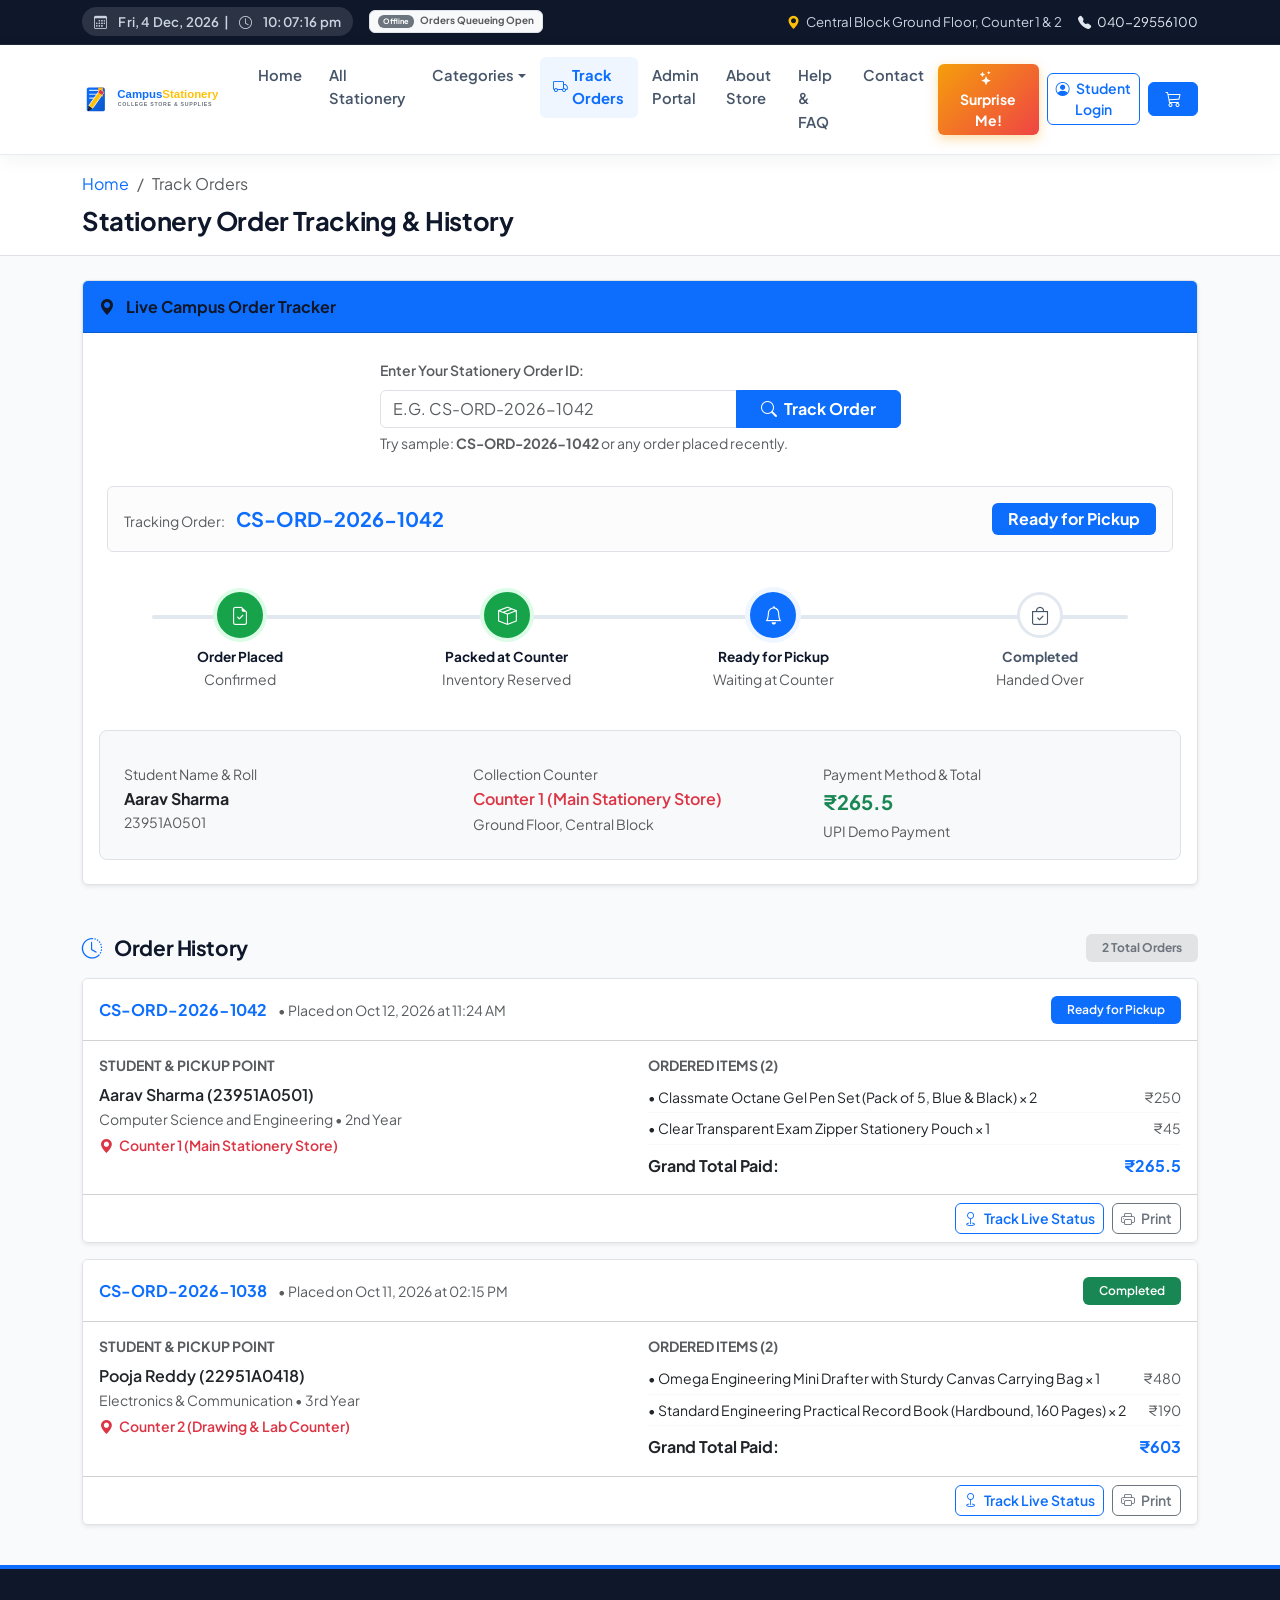
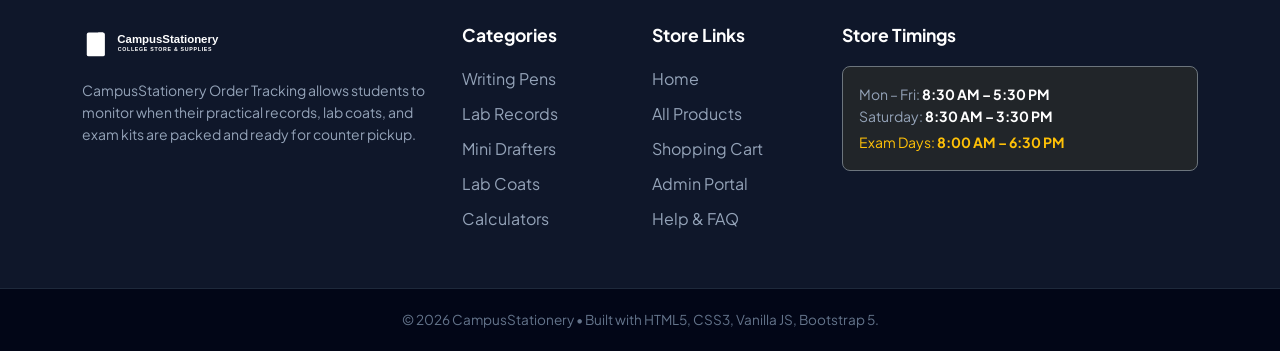
<file: campus-stationery/orders.html>
<!DOCTYPE html>
<html lang="en">
<head>
  <meta charset="UTF-8">
  <meta name="viewport" content="width=device-width, initial-scale=1.0">
  <title>Track Orders &amp; Order History - CampusStationery</title>
  <!-- Bootstrap 5 CSS CDN -->
  <link href="https://cdn.jsdelivr.net/npm/bootstrap@5.3.3/dist/css/bootstrap.min.css" rel="stylesheet">
  <!-- Bootstrap Icons CDN -->
  <link href="https://cdn.jsdelivr.net/npm/bootstrap-icons@1.11.3/font/bootstrap-icons.min.css" rel="stylesheet">
  <!-- Google Fonts: Plus Jakarta Sans & JetBrains Mono -->
  <link rel="preconnect" href="https://fonts.googleapis.com">
  <link rel="preconnect" href="https://fonts.gstatic.com" crossorigin>
  <link href="https://fonts.googleapis.com/css2?family=Plus+Jakarta+Sans:wght@400;500;600;700;800&family=JetBrains+Mono:wght@500;700&display=swap" rel="stylesheet">
  <!-- Custom CSS -->
  <link rel="stylesheet" href="css/style.css">
</head>
<body>

  <!-- Top Utility Header Bar with Dynamic Date & Time -->
  <header class="top-bar">
    <div class="container d-flex flex-wrap justify-content-between align-items-center">
      <div class="d-flex align-items-center gap-3">
        <span class="live-clock-badge" id="liveClock">
          <i class="bi bi-clock"></i> Loading campus time...
        </span>
        <span id="storeStatusBadge" class="badge bg-success-subtle text-success border border-success-subtle py-1 px-2">
          <span class="pulse-indicator me-1"></span> Store Open
        </span>
      </div>
      <div class="d-flex align-items-center gap-3">
        <span><i class="bi bi-geo-alt-fill text-warning me-1"></i> Central Block Ground Floor, Counter 1 &amp; 2</span>
        <a href="tel:04029556100" class="d-none d-md-inline"><i class="bi bi-telephone-fill me-1"></i> 040-29556100</a>
      </div>
    </div>
  </header>

  <!-- Main Navigation Bar -->
  <nav class="navbar navbar-expand-lg navbar-campus sticky-top">
    <div class="container">
      <a class="navbar-brand" href="index.html">
        <img src="assets/images/logo.svg" alt="CampusStationery Logo" class="brand-icon">
      </a>
      
      <button class="navbar-toggler" type="button" data-bs-toggle="collapse" data-bs-target="#mainNavbar" aria-controls="mainNavbar" aria-expanded="false" aria-label="Toggle navigation">
        <span class="navbar-toggler-icon"></span>
      </button>

      <div class="collapse navbar-collapse" id="mainNavbar">
        <ul class="navbar-nav me-auto mb-2 mb-lg-0">
          <li class="nav-item"><a class="nav-link" href="index.html">Home</a></li>
          <li class="nav-item"><a class="nav-link" href="products.html">All Stationery</a></li>
          <li class="nav-item dropdown">
            <a class="nav-link dropdown-toggle" href="#" role="button" data-bs-toggle="dropdown" aria-expanded="false">
              Categories
            </a>
            <ul class="dropdown-menu shadow-sm">
              <li><a class="dropdown-item" href="products.html?category=Writing+materials">Writing Materials</a></li>
              <li><a class="dropdown-item" href="products.html?category=Notebooks+and+record+books">Notebooks &amp; Records</a></li>
              <li><a class="dropdown-item" href="products.html?category=Drawing+supplies">Drawing Supplies</a></li>
              <li><a class="dropdown-item" href="products.html?category=Laboratory+supplies">Laboratory Supplies</a></li>
              <li><a class="dropdown-item" href="products.html?category=Engineering+stationery">Engineering Tools</a></li>
              <li><a class="dropdown-item" href="products.html?category=Exam+essentials">Exam Essentials</a></li>
            </ul>
          </li>
          <li class="nav-item"><a class="nav-link active" href="orders.html"><i class="bi bi-truck me-1"></i> Track Orders</a></li>
          <li class="nav-item"><a class="nav-link" href="admin.html">Admin Portal</a></li>
          <li class="nav-item"><a class="nav-link" href="about.html">About Store</a></li>
          <li class="nav-item"><a class="nav-link" href="help.html">Help &amp; FAQ</a></li>
          <li class="nav-item"><a class="nav-link" href="contact.html">Contact</a></li>
        </ul>

        <div class="d-flex align-items-center gap-2">
          <button type="button" class="btn btn-surprise btn-sm btn-trigger-surprise px-3" title="Pick a random stationery item">
            <i class="bi bi-stars me-1"></i> Surprise Me!
          </button>
          <button type="button" class="btn btn-outline-primary btn-sm" id="navbarUserBtn" data-bs-toggle="modal" data-bs-target="#studentRegModal">
            <i class="bi bi-person-circle me-1"></i> Student Login
          </button>
          <a href="cart.html" class="btn btn-primary btn-sm position-relative px-3" aria-label="Shopping Cart">
            <i class="bi bi-cart3 fs-6"></i>
            <span class="position-absolute top-0 start-100 translate-middle badge rounded-pill bg-danger cart-count-badge" style="display:none;">0</span>
          </a>
        </div>
      </div>
    </div>
  </nav>

  <!-- Page Header Breadcrumb -->
  <div class="bg-white border-bottom py-3">
    <div class="container">
      <nav aria-label="breadcrumb">
        <ol class="breadcrumb mb-0 small">
          <li class="breadcrumb-item"><a href="index.html">Home</a></li>
          <li class="breadcrumb-item active" aria-current="page">Track Orders</li>
        </ol>
      </nav>
      <h1 class="h3 fw-bold mt-2 mb-0">Stationery Order Tracking &amp; History</h1>
    </div>
  </div>

  <main class="py-4">
    <div class="container">

      <!-- SECTION 1: LIVE ORDER TRACKER WIDGET -->
      <section class="card border shadow-sm mb-5">
        <div class="card-header bg-primary text-white py-3">
          <h5 class="fw-bold mb-0 fs-6"><i class="bi bi-geo-alt-fill me-2"></i> Live Campus Order Tracker</h5>
        </div>
        <div class="card-body p-4">
          
          <div class="row justify-content-center mb-4">
            <div class="col-md-8 col-lg-6">
              <label for="trackOrderIdInput" class="form-label fw-semibold small text-muted">Enter Your Stationery Order ID:</label>
              <div class="input-group">
                <input type="text" id="trackOrderIdInput" class="form-control text-uppercase" placeholder="e.g. CS-ORD-2026-1042">
                <button class="btn btn-primary fw-bold px-4" type="button" id="trackOrderBtn">
                  <i class="bi bi-search me-1"></i> Track Order
                </button>
              </div>
              <div class="form-text small text-muted">Try sample: <strong>CS-ORD-2026-1042</strong> or any order placed recently.</div>
            </div>
          </div>

          <!-- Stepper Container -->
          <div id="trackerResultBox" style="display: none;" class="pt-2">
            
            <div class="alert alert-light border d-flex flex-wrap justify-content-between align-items-center mb-4">
              <div>
                <span class="text-muted small">Tracking Order:</span>
                <span class="fw-bold text-primary fs-5 ms-2" id="trackedOrderNumber">CS-ORD-2026-1042</span>
              </div>
              <div>
                <span class="badge bg-primary px-3 py-2 fs-6" id="trackedOrderStatusBadge">Order Status</span>
              </div>
            </div>

            <!-- Stepper Progress Bar -->
            <div class="tracking-stepper">
              <div class="tracking-step" id="step1">
                <div class="step-circle"><i class="bi bi-file-earmark-check"></i></div>
                <div class="step-label">Order Placed</div>
                <small class="text-muted d-block" id="step1Time">Confirmed</small>
              </div>
              <div class="tracking-step" id="step2">
                <div class="step-circle"><i class="bi bi-box-seam"></i></div>
                <div class="step-label">Packed at Counter</div>
                <small class="text-muted d-block" id="step2Time">Inventory Reserved</small>
              </div>
              <div class="tracking-step" id="step3">
                <div class="step-circle"><i class="bi bi-bell"></i></div>
                <div class="step-label">Ready for Pickup</div>
                <small class="text-muted d-block" id="step3Time">Waiting at Counter</small>
              </div>
              <div class="tracking-step" id="step4">
                <div class="step-circle"><i class="bi bi-bag-check"></i></div>
                <div class="step-label">Completed</div>
                <small class="text-muted d-block" id="step4Time">Handed Over</small>
              </div>
            </div>

            <!-- Tracked Order Information Grid -->
            <div class="row g-3 p-3 bg-light rounded-3 border mt-3">
              <div class="col-md-4">
                <small class="text-muted d-block">Student Name &amp; Roll</small>
                <div class="fw-bold" id="trackedStudentName">Student Name</div>
                <div class="small text-muted" id="trackedStudentRoll">Roll No</div>
              </div>
              <div class="col-md-4">
                <small class="text-muted d-block">Collection Counter</small>
                <div class="fw-semibold text-danger" id="trackedPickupLocation">Counter 1</div>
                <small class="text-muted">Ground Floor, Central Block</small>
              </div>
              <div class="col-md-4">
                <small class="text-muted d-block">Payment Method &amp; Total</small>
                <div class="fw-bold text-success fs-5" id="trackedTotalAmount">&#8377;0</div>
                <small class="text-muted" id="trackedPaymentMethod">Method</small>
              </div>
            </div>

          </div>

          <div id="trackerNotFoundBox" class="alert alert-warning text-center mt-3" style="display: none;">
            <i class="bi bi-exclamation-triangle-fill me-2"></i> No order found with the provided Order ID. Please check your spelling or place a new order.
          </div>

        </div>
      </section>

      <!-- SECTION 2: ALL RECENT ORDERS HISTORY -->
      <section>
        <div class="d-flex justify-content-between align-items-center mb-3">
          <h2 class="h4 fw-bold mb-0"><i class="bi bi-clock-history me-2 text-primary"></i> Order History</h2>
          <span class="badge bg-secondary-subtle text-secondary px-3 py-2" id="ordersCountBadge">0 Total Orders</span>
        </div>

        <div id="ordersListContainer">
          <!-- Dynamically populated via orders renderer -->
        </div>

        <div id="ordersEmptyState" class="text-center py-5 bg-white rounded-3 border shadow-sm" style="display: none;">
          <i class="bi bi-journal-x fs-1 text-muted d-block mb-3"></i>
          <h4 class="fw-bold">No Past Orders Found</h4>
          <p class="text-muted mb-3">You haven't placed any stationery orders in this browser yet.</p>
          <a href="products.html" class="btn btn-primary px-4 fw-semibold">
            <i class="bi bi-bag-plus me-1"></i> Order Stationery Supplies
          </a>
        </div>
      </section>

    </div>
  </main>

  <!-- Footer -->
  <footer class="footer-campus">
    <div class="container">
      <div class="row g-4">
        <div class="col-lg-4 col-md-6">
          <img src="assets/images/logo.svg" alt="CampusStationery" style="height: 38px; filter: brightness(0) invert(1);" class="mb-3">
          <p class="small text-slate-400 mb-3">
            CampusStationery Order Tracking allows students to monitor when their practical records, lab coats, and exam kits are packed and ready for counter pickup.
          </p>
        </div>
        <div class="col-lg-2 col-md-6 col-6">
          <h5>Categories</h5>
          <ul>
            <li><a href="products.html?category=Writing+materials">Writing Pens</a></li>
            <li><a href="products.html?category=Notebooks+and+record+books">Lab Records</a></li>
            <li><a href="products.html?category=Drawing+supplies">Mini Drafters</a></li>
            <li><a href="products.html?category=Laboratory+supplies">Lab Coats</a></li>
            <li><a href="products.html?category=Engineering+stationery">Calculators</a></li>
          </ul>
        </div>
        <div class="col-lg-2 col-md-6 col-6">
          <h5>Store Links</h5>
          <ul>
            <li><a href="index.html">Home</a></li>
            <li><a href="products.html">All Products</a></li>
            <li><a href="cart.html">Shopping Cart</a></li>
            <li><a href="admin.html">Admin Portal</a></li>
            <li><a href="help.html">Help &amp; FAQ</a></li>
          </ul>
        </div>
        <div class="col-lg-4 col-md-6">
          <h5>Store Timings</h5>
          <div class="bg-dark p-3 rounded-3 border border-secondary small">
            <div>Mon &ndash; Fri: <strong class="text-white">8:30 AM &ndash; 5:30 PM</strong></div>
            <div>Saturday: <strong class="text-white">8:30 AM &ndash; 3:30 PM</strong></div>
            <div class="text-warning mt-1">Exam Days: <strong>8:00 AM &ndash; 6:30 PM</strong></div>
          </div>
        </div>
      </div>
    </div>
    <div class="footer-bottom">
      <div class="container text-center">
        &copy; 2026 CampusStationery &bull; Built with HTML5, CSS3, Vanilla JS, Bootstrap 5.
      </div>
    </div>
  </footer>

  <div class="toast-container-campus" id="toastContainer"></div>

  <!-- Scripts -->
  <script src="https://cdn.jsdelivr.net/npm/bootstrap@5.3.3/dist/js/bootstrap.bundle.min.js"></script>
  <script src="js/utilities.js"></script>
  <script src="js/validation.js"></script>
  <script src="js/products.js"></script>
  <script src="js/cart.js"></script>
  <script src="js/checkout.js"></script>
  <script src="js/admin.js"></script>
  <script src="js/app.js"></script>

  <!-- Orders Page Logic -->
  <script>
    function renderOrdersHistory() {
      const orders = getStorage('campus_orders', []);
      const container = document.getElementById('ordersListContainer');
      const emptyState = document.getElementById('ordersEmptyState');
      const countBadge = document.getElementById('ordersCountBadge');

      if (countBadge) countBadge.textContent = `${orders.length} Total Orders`;

      if (!container || !emptyState) return;

      if (orders.length === 0) {
        container.innerHTML = '';
        emptyState.style.display = 'block';
        return;
      }

      emptyState.style.display = 'none';
      container.innerHTML = '';

      orders.forEach(order => {
        const statusBadgeClass = order.status === 'Completed' ? 'bg-success' :
                                 order.status === 'Ready for Pickup' ? 'bg-primary' :
                                 order.status === 'Packed at Counter' ? 'bg-info text-dark' :
                                 order.status === 'Cancelled' ? 'bg-danger' : 'bg-warning text-dark';

        const itemsHTML = order.items.map(i => `
          <div class="d-flex justify-content-between small py-1 border-bottom border-light">
            <span>&bull; ${i.name} &times; ${i.quantity}</span>
            <span class="text-muted">${formatINR(i.subtotal)}</span>
          </div>
        `).join('');

        const card = document.createElement('div');
        card.className = 'card border shadow-sm mb-3';
        card.innerHTML = `
          <div class="card-header bg-white py-3 d-flex flex-wrap justify-content-between align-items-center gap-2">
            <div>
              <span class="fw-bold text-primary fs-6">${order.orderId}</span>
              <span class="text-muted small ms-2">&bull; Placed on ${order.orderDate} at ${order.orderTime}</span>
            </div>
            <div>
              <span class="badge ${statusBadgeClass} px-3 py-2 fw-semibold">${order.status}</span>
            </div>
          </div>
          <div class="card-body">
            <div class="row g-3">
              <div class="col-md-6">
                <h6 class="fw-bold small text-muted text-uppercase mb-2">Student &amp; Pickup Point</h6>
                <div class="fw-semibold">${order.customer.name} (${order.customer.rollNo})</div>
                <small class="text-muted d-block">${order.customer.department} &bull; ${order.customer.year}</small>
                <div class="small mt-1 text-danger fw-semibold">
                  <i class="bi bi-geo-alt-fill me-1"></i> ${order.pickupPoint}
                </div>
              </div>
              <div class="col-md-6 border-start-md">
                <h6 class="fw-bold small text-muted text-uppercase mb-2">Ordered Items (${order.items.length})</h6>
                ${itemsHTML}
                <div class="d-flex justify-content-between fw-bold pt-2">
                  <span>Grand Total Paid:</span>
                  <span class="text-primary">${formatINR(order.finalTotal)}</span>
                </div>
              </div>
            </div>
          </div>
          <div class="card-footer bg-white py-2 d-flex justify-content-end gap-2">
            <button type="button" class="btn btn-outline-primary btn-sm" onclick="trackSingleOrder('${order.orderId}')">
              <i class="bi bi-geo me-1"></i> Track Live Status
            </button>
            <button type="button" class="btn btn-outline-secondary btn-sm" onclick="window.print()">
              <i class="bi bi-printer me-1"></i> Print
            </button>
          </div>
        `;
        container.appendChild(card);
      });
    }

    function trackSingleOrder(orderId) {
      const input = document.getElementById('trackOrderIdInput');
      if (input) {
        input.value = orderId;
      }
      executeOrderTracking(orderId);
      window.scrollTo({ top: 150, behavior: 'smooth' });
    }

    function executeOrderTracking(orderId) {
      if (!orderId) {
        const input = document.getElementById('trackOrderIdInput');
        orderId = input ? input.value.trim().toUpperCase() : '';
      }

      const resultBox = document.getElementById('trackerResultBox');
      const notFoundBox = document.getElementById('trackerNotFoundBox');
      if (!orderId) {
        showToast('Please enter an Order ID to track.', 'warning');
        return;
      }

      const orders = getStorage('campus_orders', []);
      const order = orders.find(o => o.orderId.toUpperCase() === orderId.toUpperCase());

      if (!order) {
        if (resultBox) resultBox.style.display = 'none';
        if (notFoundBox) notFoundBox.style.display = 'block';
        return;
      }

      if (notFoundBox) notFoundBox.style.display = 'none';
      if (resultBox) resultBox.style.display = 'block';

      document.getElementById('trackedOrderNumber').textContent = order.orderId;
      document.getElementById('trackedStudentName').textContent = order.customer.name;
      document.getElementById('trackedStudentRoll').textContent = order.customer.rollNo;
      document.getElementById('trackedPickupLocation').textContent = order.pickupPoint;
      document.getElementById('trackedTotalAmount').textContent = formatINR(order.finalTotal);
      document.getElementById('trackedPaymentMethod').textContent = order.paymentMethod;

      const badge = document.getElementById('trackedOrderStatusBadge');
      badge.textContent = order.status;

      // Update stepper stages
      const s1 = document.getElementById('step1');
      const s2 = document.getElementById('step2');
      const s3 = document.getElementById('step3');
      const s4 = document.getElementById('step4');

      [s1, s2, s3, s4].forEach(s => s.className = 'tracking-step');

      if (order.status === 'Order Placed') {
        s1.classList.add('active');
      } else if (order.status === 'Packed at Counter') {
        s1.classList.add('completed');
        s2.classList.add('active');
      } else if (order.status === 'Ready for Pickup') {
        s1.classList.add('completed');
        s2.classList.add('completed');
        s3.classList.add('active');
      } else if (order.status === 'Completed') {
        s1.classList.add('completed');
        s2.classList.add('completed');
        s3.classList.add('completed');
        s4.classList.add('completed');
      } else if (order.status === 'Cancelled') {
        badge.className = 'badge bg-danger px-3 py-2 fs-6';
      }
    }

    document.addEventListener('DOMContentLoaded', () => {
      renderOrdersHistory();

      const trackBtn = document.getElementById('trackOrderBtn');
      if (trackBtn) {
        trackBtn.addEventListener('click', () => executeOrderTracking());
      }

      // Check if URL has ?orderId= parameter
      const urlParams = new URLSearchParams(window.location.search);
      const queryOrderId = urlParams.get('orderId');
      if (queryOrderId) {
        trackSingleOrder(queryOrderId);
      } else {
        // Track the first order by default for immediate visualization
        const orders = getStorage('campus_orders', []);
        if (orders.length > 0) {
          executeOrderTracking(orders[0].orderId);
        }
      }
    });
  </script>
</body>
</html>
</file>
<file: campus-stationery/css/style.css>
/* ==========================================================================
   CampusStationery - Master Stylesheet
   College Stationery Management System
   Theme: Refined Academic Blue, Clean White & Subtle Slate Gray
   WCAG AA Compliant, Fully Responsive (320px - 1920px), Modern UI/UX
   ========================================================================== */

/* --------------------------------------------------------------------------
   1. Design System Tokens & CSS Variables
   -------------------------------------------------------------------------- */
:root {
  /* Brand Primary Colors */
  --primary-color: #0d6efd;
  --primary-hover: #0b5ed7;
  --primary-dark: #0a58ca;
  --primary-light: #eff6ff;
  --primary-subtle: #dbeafe;
  --primary-border: #bfdbfe;

  /* Neutral & Slate Palette */
  --secondary-color: #475569;
  --secondary-hover: #334155;
  --secondary-light: #f1f5f9;
  --text-dark: #0f172a;
  --text-body: #1e293b;
  --text-muted: #475569;
  --text-light: #94a3b8;
  --border-color: #e2e8f0;
  --border-subtle: #cbd5e1;

  /* Accent & Status Colors */
  --accent-color: #f59e0b;
  --accent-hover: #d97706;
  --accent-light: #fef3c7;
  --success-color: #16a34a;
  --success-light: #dcfce7;
  --warning-color: #ea580c;
  --warning-light: #ffedd5;
  --danger-color: #dc2626;
  --danger-light: #fee2e2;
  --info-color: #0284c7;
  --info-light: #e0f2fe;

  /* Surfaces & Backgrounds */
  --bg-light: #f8fafc;
  --bg-subtle: #f1f5f9;
  --surface-white: #ffffff;
  --surface-elevated: #ffffff;

  /* Shadows (Multi-layer elevation system) */
  --shadow-xs: 0 1px 3px rgba(15, 23, 42, 0.05);
  --shadow-sm: 0 2px 8px rgba(15, 23, 42, 0.06);
  --shadow-md: 0 6px 18px rgba(15, 23, 42, 0.08);
  --shadow-lg: 0 12px 28px rgba(15, 23, 42, 0.10);
  --shadow-xl: 0 20px 40px rgba(15, 23, 42, 0.14);
  --card-shadow: 0 2px 10px rgba(15, 23, 42, 0.05);
  --card-shadow-hover: 0 12px 28px rgba(13, 110, 253, 0.12);

  /* Border Radii */
  --radius-xs: 4px;
  --radius-sm: 6px;
  --radius-md: 10px;
  --radius-lg: 16px;
  --radius-xl: 24px;
  --radius-full: 9999px;

  /* Transitions */
  --transition-fast: 0.15s ease;
  --transition-smooth: 0.25s cubic-bezier(0.4, 0, 0.2, 1);
  --transition-bounce: 0.35s cubic-bezier(0.34, 1.56, 0.64, 1);

  /* Accessible Focus Indicator */
  --focus-ring: 0 0 0 3px rgba(13, 110, 253, 0.28);
}

/* --------------------------------------------------------------------------
   2. Global Reset, Typography & Base Elements
   -------------------------------------------------------------------------- */
*,
*::before,
*::after {
  box-sizing: border-box;
}

html {
  scroll-behavior: smooth;
  -webkit-text-size-adjust: 100%;
}

body {
  font-family: 'Plus Jakarta Sans', system-ui, -apple-system, BlinkMacSystemFont, 'Segoe UI', Roboto, Helvetica, Arial, sans-serif;
  color: var(--text-body);
  background-color: var(--bg-light);
  line-height: 1.6;
  min-height: 100vh;
  display: flex;
  flex-direction: column;
  -webkit-font-smoothing: antialiased;
  -moz-osx-font-smoothing: grayscale;
  overflow-x: hidden;
}

main {
  flex: 1 0 auto;
  width: 100%;
}

/* Universal Text Selection */
::selection {
  background-color: var(--primary-subtle);
  color: var(--primary-dark);
}

/* Fluid Heading Scale */
h1, .h1 {
  font-size: clamp(1.75rem, 3vw + 0.5rem, 2.5rem);
  font-weight: 800;
  color: var(--text-dark);
  letter-spacing: -0.025em;
  line-height: 1.25;
}

h2, .h2 {
  font-size: clamp(1.4rem, 2vw + 0.5rem, 2rem);
  font-weight: 700;
  color: var(--text-dark);
  letter-spacing: -0.02em;
  line-height: 1.3;
}

h3, .h3 {
  font-size: clamp(1.2rem, 1.5vw + 0.5rem, 1.6rem);
  font-weight: 700;
  color: var(--text-dark);
  letter-spacing: -0.015em;
  line-height: 1.35;
}

h4, .h4 {
  font-size: clamp(1.05rem, 1vw + 0.5rem, 1.3rem);
  font-weight: 600;
  color: var(--text-dark);
  line-height: 1.4;
}

h5, .h5 {
  font-size: clamp(0.95rem, 0.8vw + 0.5rem, 1.15rem);
  font-weight: 600;
  color: var(--text-dark);
}

h6, .h6 {
  font-size: 0.875rem;
  font-weight: 600;
  color: var(--text-dark);
}

p {
  margin-bottom: 1rem;
}

/* Accessible Interactive Hyperlinks */
a {
  color: var(--primary-color);
  text-decoration: none;
  transition: var(--transition-fast);
}

a:hover {
  color: var(--primary-hover);
  text-decoration: underline;
}

a:active {
  color: var(--primary-dark);
}

/* Prevent visited links from turning jarring purple across the app */
a:visited {
  color: inherit;
}

a.text-primary:visited,
.product-title a:visited,
.category-card:visited {
  color: var(--primary-color);
}

.footer-campus a:visited {
  color: #94a3b8;
}

/* Universal Keyboard Focus Ring */
a:focus-visible,
button:focus-visible,
input:focus-visible,
select:focus-visible,
textarea:focus-visible,
.btn:focus-visible {
  outline: none;
  box-shadow: var(--focus-ring);
  border-radius: var(--radius-sm);
}

/* --------------------------------------------------------------------------
   3. Top Utility Header Bar
   -------------------------------------------------------------------------- */
.top-bar {
  background-color: #0f172a;
  color: #cbd5e1;
  font-size: 0.825rem;
  padding: 0.45rem 0;
  border-bottom: 1px solid #1e293b;
}

.top-bar a {
  color: #e2e8f0;
}

.top-bar a:hover {
  color: #ffffff;
  text-decoration: none;
}

.live-clock-badge {
  background: rgba(255, 255, 255, 0.12);
  padding: 0.25rem 0.75rem;
  border-radius: var(--radius-full);
  display: inline-flex;
  align-items: center;
  gap: 0.45rem;
  font-weight: 600;
  letter-spacing: 0.2px;
}

.pulse-indicator {
  width: 8px;
  height: 8px;
  background-color: #22c55e;
  border-radius: 50%;
  display: inline-block;
  box-shadow: 0 0 0 rgba(34, 197, 94, 0.6);
  animation: pulse 1.8s infinite;
}

@keyframes pulse {
  0% { transform: scale(0.95); box-shadow: 0 0 0 0 rgba(34, 197, 94, 0.7); }
  70% { transform: scale(1); box-shadow: 0 0 0 6px rgba(34, 197, 94, 0); }
  100% { transform: scale(0.95); box-shadow: 0 0 0 0 rgba(34, 197, 94, 0); }
}

/* --------------------------------------------------------------------------
   4. Navbar & Navigation Elements (Glassmorphic & Sleek)
   -------------------------------------------------------------------------- */
.navbar-campus {
  background-color: rgba(255, 255, 255, 0.94);
  backdrop-filter: blur(12px);
  -webkit-backdrop-filter: blur(12px);
  box-shadow: 0 4px 20px rgba(15, 23, 42, 0.05);
  padding: 0.75rem 0;
  transition: var(--transition-smooth);
  border-bottom: 1px solid rgba(226, 232, 240, 0.8);
}

.navbar-brand {
  display: inline-flex;
  align-items: center;
  font-weight: 800;
  font-size: 1.35rem;
  color: var(--primary-color) !important;
  letter-spacing: -0.3px;
  padding: 0;
  margin-right: 1.25rem;
}

.brand-icon {
  height: 38px;
  width: auto;
  max-width: 175px;
  object-fit: contain;
  transition: transform var(--transition-fast);
}

.navbar-brand:hover .brand-icon {
  transform: scale(1.03);
}

.brand-text span {
  color: #fd7e14;
}

.navbar-nav .nav-link {
  font-weight: 600;
  font-size: 0.925rem;
  color: var(--secondary-color) !important;
  padding: 0.45rem 0.85rem !important;
  border-radius: var(--radius-sm);
  transition: var(--transition-fast);
  display: inline-flex;
  align-items: center;
}

.navbar-nav .nav-link:hover {
  color: var(--primary-color) !important;
  background-color: var(--primary-light);
  text-decoration: none;
  transform: translateY(-1px);
}

.navbar-nav .nav-link.active {
  color: var(--primary-color) !important;
  background-color: var(--primary-light);
  font-weight: 700;
}

.navbar-toggler {
  border: 1px solid var(--border-color);
  padding: 0.35rem 0.65rem;
  border-radius: var(--radius-sm);
  transition: var(--transition-fast);
}

.navbar-toggler:focus {
  box-shadow: var(--focus-ring);
  border-color: var(--primary-color);
}

/* Right-side Navbar Actions */
.cart-badge-pill {
  font-size: 0.75rem;
  position: absolute;
  top: -6px;
  right: -8px;
}

/* --------------------------------------------------------------------------
   5. Hero Section
   -------------------------------------------------------------------------- */
.hero-section {
  background: radial-gradient(100% 100% at 50% 0%, #eff6ff 0%, #f8fafc 100%);
  border-bottom: 1px solid var(--border-color);
  padding: clamp(2.75rem, 5.5vw, 4.25rem) 0 clamp(2.25rem, 4.5vw, 3.75rem) 0;
  position: relative;
  overflow: hidden;
}

.hero-section::before {
  content: '';
  position: absolute;
  top: -120px;
  right: -60px;
  width: 380px;
  height: 380px;
  background: radial-gradient(circle, rgba(59, 130, 246, 0.1) 0%, rgba(255, 255, 255, 0) 70%);
  border-radius: 50%;
  pointer-events: none;
}

.hero-title {
  font-weight: 800;
  color: #0f172a;
  line-height: 1.2;
  font-size: clamp(1.85rem, 3.5vw + 0.5rem, 2.85rem);
}

.hero-subtitle {
  font-size: clamp(1rem, 1.2vw + 0.4rem, 1.2rem);
  color: var(--secondary-color);
  max-width: 650px;
}

.hero-img-wrapper {
  display: flex;
  justify-content: center;
  align-items: center;
}

.hero-img-wrapper img {
  max-height: clamp(230px, 35vw, 350px);
  width: auto;
  object-fit: contain;
  filter: drop-shadow(0 15px 25px rgba(13, 110, 253, 0.12));
}

/* --------------------------------------------------------------------------
   6. Academic Category Cards
   -------------------------------------------------------------------------- */
.category-card {
  background: var(--surface-white);
  border: 1px solid rgba(226, 232, 240, 0.9);
  border-radius: var(--radius-lg);
  padding: clamp(0.95rem, 2vw, 1.35rem);
  text-align: center;
  transition: var(--transition-smooth);
  cursor: pointer;
  height: 100%;
  display: flex;
  flex-direction: column;
  justify-content: center;
  align-items: center;
  box-shadow: 0 2px 8px rgba(15, 23, 42, 0.04);
  text-decoration: none;
  position: relative;
}

.category-card:hover {
  transform: translateY(-6px);
  box-shadow: 0 14px 28px rgba(13, 110, 253, 0.12);
  border-color: #93c5fd;
  text-decoration: none;
}

.category-icon-wrapper {
  width: clamp(54px, 10vw, 70px);
  height: clamp(54px, 10vw, 70px);
  border-radius: 50%;
  background: var(--bg-subtle);
  display: flex;
  align-items: center;
  justify-content: center;
  margin-bottom: 0.75rem;
  transition: var(--transition-smooth);
  flex-shrink: 0;
}

.category-card:hover .category-icon-wrapper {
  background: var(--primary-light);
  transform: scale(1.08);
}

.category-icon-wrapper img {
  width: clamp(34px, 6vw, 44px);
  height: clamp(34px, 6vw, 44px);
  object-fit: contain;
}

.category-card h6 {
  font-weight: 700;
  color: var(--text-dark);
  margin-bottom: 0.25rem;
  font-size: clamp(0.85rem, 1.5vw, 0.975rem);
  line-height: 1.3;
}

.category-card small {
  color: var(--text-muted);
  font-size: clamp(0.725rem, 1.2vw, 0.8rem);
  line-height: 1.3;
}

/* --------------------------------------------------------------------------
   7. Product Cards & Catalog Grid
   -------------------------------------------------------------------------- */
.product-card {
  background: var(--surface-white);
  border: 1px solid rgba(226, 232, 240, 0.9);
  border-radius: var(--radius-lg);
  overflow: hidden;
  transition: var(--transition-smooth);
  display: flex;
  flex-direction: column;
  height: 100%;
  position: relative;
  box-shadow: 0 2px 8px rgba(15, 23, 42, 0.04);
}

.product-card:hover {
  transform: translateY(-6px);
  box-shadow: 0 16px 32px rgba(13, 110, 253, 0.12);
  border-color: #93c5fd;
}

.product-badge {
  position: absolute;
  top: 10px;
  left: 10px;
  z-index: 2;
  font-size: 0.75rem;
  font-weight: 700;
  padding: 0.32rem 0.65rem;
  border-radius: var(--radius-full);
  box-shadow: 0 2px 8px rgba(0,0,0,0.12);
}

.product-img-container {
  height: clamp(165px, 22vw, 195px);
  background: #f8fafc;
  display: flex;
  align-items: center;
  justify-content: center;
  padding: 1.15rem;
  position: relative;
  overflow: hidden;
  cursor: pointer;
  border-bottom: 1px solid #f1f5f9;
}

.product-img-container img {
  max-height: 100%;
  max-width: 100%;
  object-fit: contain;
  transition: transform 0.35s ease;
}

.product-card:hover .product-img-container img {
  transform: scale(1.08);
}

.product-card-body {
  padding: 1.15rem;
  display: flex;
  flex-direction: column;
  flex-grow: 1;
}

.product-category-label {
  font-size: 0.725rem;
  text-transform: uppercase;
  letter-spacing: 0.5px;
  color: var(--primary-color);
  font-weight: 700;
  margin-bottom: 0.35rem;
}

.product-title {
  font-size: 0.95rem;
  font-weight: 700;
  color: var(--text-dark);
  margin-bottom: 0.45rem;
  line-height: 1.35;
  min-height: 2.7rem;
  overflow: hidden;
  display: -webkit-box;
  -webkit-line-clamp: 2;
  -webkit-box-orient: vertical;
}

.product-title a {
  color: inherit;
  text-decoration: none;
}

.product-title a:hover {
  color: var(--primary-color);
}

.product-rating {
  font-size: 0.8rem;
  color: #f59e0b;
  margin-bottom: 0.6rem;
  display: flex;
  align-items: center;
}

.product-price-row {
  display: flex;
  align-items: baseline;
  gap: 0.5rem;
  margin-bottom: 0.65rem;
  flex-wrap: wrap;
}

.product-price {
  font-size: 1.3rem;
  font-weight: 800;
  color: #0f172a;
}

.product-original-price {
  font-size: 0.85rem;
  color: var(--text-muted);
  text-decoration: line-through;
}

.product-stock-status {
  font-size: 0.75rem;
  font-weight: 600;
  margin-bottom: 0.85rem;
}

.product-card-footer {
  margin-top: auto;
  display: flex;
  gap: 0.45rem;
  flex-wrap: wrap;
}

.product-card-footer .btn {
  font-size: 0.825rem;
  padding: 0.4rem 0.6rem;
  display: inline-flex;
  align-items: center;
  justify-content: center;
  font-weight: 600;
}

/* --------------------------------------------------------------------------
   8. Feature Boxes / Benefit Cards
   -------------------------------------------------------------------------- */
.benefit-card {
  background: var(--surface-white);
  border: 1px solid rgba(226, 232, 240, 0.9);
  border-radius: var(--radius-lg);
  padding: 1.25rem;
  display: flex;
  align-items: center;
  gap: 1rem;
  box-shadow: 0 2px 8px rgba(15, 23, 42, 0.04);
  height: 100%;
  transition: var(--transition-fast);
}

.benefit-card:hover {
  transform: translateY(-3px);
  box-shadow: 0 8px 20px rgba(15, 23, 42, 0.08);
  border-color: #cbd5e1;
}

.benefit-icon {
  width: 48px;
  height: 48px;
  border-radius: var(--radius-md);
  background: var(--primary-light);
  color: var(--primary-color);
  display: flex;
  align-items: center;
  justify-content: center;
  font-size: 1.5rem;
  flex-shrink: 0;
}

/* Section Header Typography */
.section-header {
  margin-bottom: 2rem;
}

.section-header h2 {
  font-weight: 800;
  color: #0f172a;
  letter-spacing: -0.5px;
}

.section-header p {
  color: var(--text-muted);
}

/* --------------------------------------------------------------------------
   9. Featured Carousel Slider
   -------------------------------------------------------------------------- */
.featured-carousel {
  border-radius: var(--radius-lg);
  overflow: hidden;
  box-shadow: var(--shadow-md);
}

.featured-carousel .carousel-item {
  min-height: 380px;
  background-color: #1e293b;
}

.carousel-slide-content {
  min-height: 380px;
  display: flex;
  align-items: center;
  padding: clamp(1.5rem, 4vw, 3.5rem);
  color: #ffffff;
  position: relative;
}

.carousel-slide-bg {
  position: absolute;
  top: 0;
  left: 0;
  width: 100%;
  height: 100%;
  object-fit: cover;
  opacity: 0.28;
}

.carousel-overlay {
  position: relative;
  z-index: 2;
  max-width: 640px;
}

.carousel-overlay h2 {
  font-size: clamp(1.35rem, 2.5vw + 0.5rem, 2.25rem);
  line-height: 1.25;
}

.carousel-overlay p.lead {
  font-size: clamp(0.925rem, 1.2vw + 0.3rem, 1.15rem);
}

.carousel-overlay .d-flex.align-items-center.gap-3 {
  flex-wrap: wrap;
  gap: 0.75rem !important;
}

.carousel-indicators [data-bs-target] {
  width: 10px;
  height: 10px;
  border-radius: 50%;
  margin: 0 4px;
}

/* --------------------------------------------------------------------------
   10. Tables & Cart System
   -------------------------------------------------------------------------- */
.table-campus {
  background: var(--surface-white);
  border-radius: var(--radius-md);
  overflow: hidden;
  border: 1px solid var(--border-color);
  margin-bottom: 0;
}

.table-campus th {
  background-color: var(--bg-subtle);
  color: #334155;
  font-weight: 700;
  font-size: 0.85rem;
  text-transform: uppercase;
  letter-spacing: 0.4px;
  border-bottom: 2px solid var(--border-color);
  white-space: nowrap;
  padding: 0.85rem 1rem;
}

.table-campus td {
  vertical-align: middle;
  padding: 0.85rem 1rem;
  border-bottom: 1px solid var(--border-color);
}

.table-responsive {
  border-radius: var(--radius-md);
  -webkit-overflow-scrolling: touch;
}

/* Cart & Quantity Controls */
.qty-control {
  display: inline-flex;
  align-items: center;
  border: 1px solid var(--border-color);
  border-radius: var(--radius-sm);
  background: var(--surface-white);
  overflow: hidden;
  box-shadow: var(--shadow-xs);
}

.qty-btn {
  border: none;
  background: none;
  width: 32px;
  height: 32px;
  display: flex;
  align-items: center;
  justify-content: center;
  cursor: pointer;
  color: var(--secondary-color);
  transition: var(--transition-fast);
}

.qty-btn:hover:not(:disabled) {
  background: var(--bg-subtle);
  color: var(--primary-color);
}

.qty-btn:disabled {
  opacity: 0.5;
  cursor: not-allowed;
}

.qty-input {
  width: 44px;
  text-align: center;
  border: none;
  font-weight: 700;
  font-size: 0.9rem;
  outline: none;
  -moz-appearance: textfield;
  padding: 0;
}

.qty-input::-webkit-outer-spin-button,
.qty-input::-webkit-inner-spin-button {
  -webkit-appearance: none;
  margin: 0;
}

/* --------------------------------------------------------------------------
   11. Order Tracking Stepper (Desktop & Mobile Timeline)
   -------------------------------------------------------------------------- */
.tracking-stepper {
  display: flex;
  justify-content: space-between;
  position: relative;
  margin: 2.5rem 0;
}

.tracking-stepper::before {
  content: '';
  position: absolute;
  top: 23px;
  left: 45px;
  right: 45px;
  height: 4px;
  background-color: var(--border-color);
  z-index: 1;
  border-radius: var(--radius-full);
}

.tracking-step {
  position: relative;
  z-index: 2;
  text-align: center;
  flex: 1;
}

.step-circle {
  width: 46px;
  height: 46px;
  border-radius: 50%;
  background-color: var(--surface-white);
  border: 3px solid var(--border-color);
  color: var(--text-muted);
  display: flex;
  align-items: center;
  justify-content: center;
  margin: 0 auto 0.5rem auto;
  font-weight: 700;
  font-size: 1.15rem;
  transition: var(--transition-smooth);
}

.tracking-step.completed .step-circle {
  background-color: var(--success-color);
  border-color: var(--success-color);
  color: #ffffff;
  box-shadow: 0 0 0 4px var(--success-light);
}

.tracking-step.active .step-circle {
  background-color: var(--primary-color);
  border-color: var(--primary-color);
  color: #ffffff;
  box-shadow: 0 0 0 5px var(--primary-light);
}

.step-label {
  font-size: 0.85rem;
  font-weight: 700;
  color: var(--secondary-color);
}

.tracking-step.completed .step-label,
.tracking-step.active .step-label {
  color: #0f172a;
}

/* --------------------------------------------------------------------------
   12. Quick Desk Calculator Gadget
   -------------------------------------------------------------------------- */
.calc-widget {
  background: #0f172a;
  border: 1px solid #1e293b;
  border-radius: var(--radius-lg);
  padding: 1.35rem;
  box-shadow: 0 10px 25px rgba(15, 23, 42, 0.2);
}

.calc-display {
  background: #020617;
  color: #38bdf8;
  font-family: 'JetBrains Mono', 'Courier New', monospace;
  font-size: clamp(1.3rem, 3vw, 1.55rem);
  font-weight: 700;
  text-align: right;
  padding: 0.85rem 1.15rem;
  border-radius: var(--radius-md);
  margin-bottom: 1rem;
  letter-spacing: 1.5px;
  min-height: 56px;
  overflow: hidden;
  text-overflow: ellipsis;
  white-space: nowrap;
  border: 1px solid #1e293b;
  box-shadow: inset 0 2px 4px rgba(0, 0, 0, 0.5);
}

.calc-btn-grid {
  display: grid;
  grid-template-columns: repeat(4, 1fr);
  gap: 0.5rem;
}

.calc-btn {
  padding: 0.65rem 0.5rem;
  min-height: 46px;
  font-size: 1.05rem;
  font-weight: 600;
  border-radius: var(--radius-md);
  border: 1px solid #334155;
  background: #1e293b;
  color: #f8fafc;
  cursor: pointer;
  transition: all 0.15s ease;
  display: flex;
  align-items: center;
  justify-content: center;
}

.calc-btn:hover {
  background: #334155;
  color: #38bdf8;
  border-color: #475569;
}

.calc-btn:active {
  transform: scale(0.95);
  background: #0f172a;
}

.calc-btn.op-btn {
  background: #334155;
  color: #93c5fd;
  border-color: #475569;
}

.calc-btn.op-btn:hover {
  background: #3b82f6;
  color: #ffffff;
}

.calc-btn.equal-btn {
  background: #0d6efd;
  color: #ffffff;
  border-color: #0d6efd;
  grid-column: span 2;
  font-weight: 700;
}

.calc-btn.equal-btn:hover {
  background: #0b5ed7;
  box-shadow: 0 4px 12px rgba(13, 110, 253, 0.4);
}

/* --------------------------------------------------------------------------
   13. Admin Dashboard Components
   -------------------------------------------------------------------------- */
.admin-stat-card {
  background: var(--surface-white);
  border: 1px solid rgba(226, 232, 240, 0.9);
  border-radius: var(--radius-lg);
  padding: clamp(0.95rem, 2vw, 1.35rem);
  display: flex;
  align-items: center;
  justify-content: space-between;
  box-shadow: 0 2px 8px rgba(15, 23, 42, 0.04);
  height: 100%;
  transition: var(--transition-fast);
}

.admin-stat-card:hover {
  transform: translateY(-3px);
  box-shadow: 0 8px 20px rgba(15, 23, 42, 0.08);
}

.admin-stat-number {
  font-size: clamp(1.4rem, 4vw, 1.85rem);
  font-weight: 800;
  color: #0f172a;
  line-height: 1.1;
}

.admin-stat-icon {
  width: clamp(42px, 8vw, 52px);
  height: clamp(42px, 8vw, 52px);
  border-radius: var(--radius-md);
  display: flex;
  align-items: center;
  justify-content: center;
  font-size: clamp(1.3rem, 2.5vw, 1.6rem);
  flex-shrink: 0;
}

/* --------------------------------------------------------------------------
   14. Buttons, Badges & Interactive Controls
   -------------------------------------------------------------------------- */
.btn {
  font-weight: 600;
  border-radius: var(--radius-sm);
  transition: var(--transition-fast);
}

.btn:active {
  transform: scale(0.98);
}

.btn-primary {
  background-color: var(--primary-color);
  border-color: var(--primary-color);
}

.btn-primary:hover {
  background-color: var(--primary-hover);
  border-color: var(--primary-hover);
}

/* Surprise Me Button Styling */
.btn-surprise {
  background: linear-gradient(135deg, #f59e0b, #ef4444);
  color: #ffffff !important;
  font-weight: 700;
  border: none;
  box-shadow: 0 4px 12px rgba(245, 158, 11, 0.35);
  transition: var(--transition-smooth);
}

.btn-surprise:hover {
  background: linear-gradient(135deg, #d97706, #dc2626);
  color: #ffffff !important;
  transform: translateY(-2px);
  box-shadow: 0 6px 16px rgba(245, 158, 11, 0.45);
}

/* Semantic Badges for Stock */
.badge-in-stock {
  background-color: #d1e7dd;
  color: #0f5132;
  border: 1px solid #badbcc;
}

.badge-low-stock {
  background-color: #fff3cd;
  color: #664d03;
  border: 1px solid #ffecb5;
}

.badge-out-of-stock {
  background-color: #f8d7da;
  color: #842029;
  border: 1px solid #f5c2c7;
}

/* Custom Toast Container */
.toast-container-campus {
  position: fixed;
  bottom: 24px;
  right: 24px;
  z-index: 1090;
}

/* Modal Dialogs */
.modal-content {
  border-radius: var(--radius-lg);
  border: 1px solid rgba(226, 232, 240, 0.9);
  box-shadow: var(--shadow-xl);
  overflow: hidden;
}

.modal-header {
  border-bottom: 1px solid var(--border-color);
  padding: 1.15rem 1.5rem;
}

.modal-footer {
  border-top: 1px solid var(--border-color);
  padding: 1rem 1.5rem;
}

/* Product Detail Modal Image Gallery */
.modal-product-img-main {
  width: 100%;
  height: clamp(190px, 30vw, 260px);
  object-fit: contain;
  background: var(--bg-light);
  border-radius: var(--radius-sm);
  padding: 1rem;
  border: 1px solid var(--border-color);
}

.modal-thumbnails {
  display: flex;
  gap: 0.5rem;
  margin-top: 0.75rem;
  flex-wrap: wrap;
}

.modal-thumb {
  width: 52px;
  height: 52px;
  object-fit: contain;
  border: 2px solid var(--border-color);
  border-radius: var(--radius-sm);
  cursor: pointer;
  background: var(--surface-white);
  padding: 3px;
  transition: var(--transition-fast);
}

.modal-thumb.active,
.modal-thumb:hover {
  border-color: var(--primary-color);
  transform: scale(1.05);
}

/* --------------------------------------------------------------------------
   15. Footer Components
   -------------------------------------------------------------------------- */
.footer-campus {
  background-color: #0f172a;
  color: #94a3b8;
  padding-top: 3.5rem;
  border-top: 4px solid var(--primary-color);
}

.footer-campus h5 {
  color: #ffffff;
  font-weight: 700;
  margin-bottom: 1.25rem;
  font-size: 1.1rem;
}

.footer-campus ul {
  list-style: none;
  padding-left: 0;
}

.footer-campus ul li {
  margin-bottom: 0.6rem;
}

.footer-campus a {
  color: #94a3b8;
  display: inline-block;
  transition: transform var(--transition-fast), color var(--transition-fast);
}

.footer-campus a:hover {
  color: #38bdf8;
  transform: translateX(4px);
  text-decoration: none;
}

.footer-bottom {
  background-color: #020617;
  padding: 1.25rem 0;
  margin-top: 2.5rem;
  font-size: 0.85rem;
  color: #64748b;
  border-top: 1px solid #1e293b;
}

/* --------------------------------------------------------------------------
   16. Responsive Layout Breakpoints & UI Repairs
   -------------------------------------------------------------------------- */

/* Large Tablets & Mobile (< 992px) */
@media (max-width: 991.98px) {
  /* Prevent sticky sidebar from blocking mobile scroll */
  .sticky-top {
    position: static !important;
    top: auto !important;
    z-index: auto !important;
  }

  /* Navbar collapse menu polish */
  .navbar-collapse {
    background-color: var(--surface-white);
    padding: 1rem 0.75rem;
    border-radius: var(--radius-md);
    margin-top: 0.5rem;
    box-shadow: 0 10px 25px rgba(0,0,0,0.08);
  }

  .navbar-nav {
    margin-bottom: 0.75rem;
  }

  /* Navbar actions wrap neatly */
  .navbar-collapse .d-flex.align-items-center.gap-2 {
    flex-wrap: wrap;
    gap: 0.5rem !important;
    padding-top: 0.75rem;
    border-top: 1px solid var(--border-color);
  }
}

/* Tablets and Mobile Devices (< 768px) */
@media (max-width: 767.98px) {
  .hero-section {
    padding: 2rem 0;
    text-align: center;
  }

  .hero-img-wrapper {
    margin-top: 1.5rem;
  }

  .hero-subtitle {
    margin-left: auto;
    margin-right: auto;
  }

  .hero-section .d-flex.flex-wrap.gap-3 {
    justify-content: center;
  }

  .featured-carousel .carousel-item {
    min-height: 420px;
    height: auto;
  }

  .carousel-slide-content {
    min-height: 420px;
    padding: 1.5rem 1rem;
    text-align: center;
  }

  .carousel-overlay {
    margin: 0 auto;
  }

  .carousel-overlay .d-flex.align-items-center.gap-3 {
    justify-content: center;
  }

  /* Transform Order Tracking Stepper into a clean Vertical Timeline */
  .tracking-stepper {
    flex-direction: column;
    gap: 1.25rem;
    align-items: flex-start;
    position: relative;
    padding-left: 0.75rem;
  }

  .tracking-stepper::before {
    display: block !important;
    top: 20px !important;
    bottom: 20px !important;
    left: 33px !important;
    width: 3px !important;
    height: auto !important;
    right: auto !important;
  }

  .tracking-step {
    display: flex;
    align-items: center;
    gap: 1rem;
    text-align: left;
    width: 100%;
  }

  .step-circle {
    margin: 0;
    flex-shrink: 0;
  }

  .step-label {
    margin-bottom: 0;
  }
}

/* Small Mobile Phones (< 576px) */
@media (max-width: 575.98px) {
  .top-bar {
    font-size: 0.75rem;
    padding: 0.35rem 0;
  }

  .top-bar .container {
    justify-content: center !important;
    text-align: center;
    gap: 0.35rem;
  }

  .navbar-brand {
    font-size: 1.15rem;
  }

  .brand-icon {
    height: 32px;
    max-width: 140px;
  }

  .calc-display {
    font-size: 1.25rem;
    padding: 0.65rem 0.85rem;
    min-height: 48px;
  }

  .calc-btn {
    padding: 0.5rem 0.25rem;
    font-size: 0.95rem;
  }

  .toast-container-campus {
    bottom: 12px;
    right: 12px;
    left: 12px;
    max-width: calc(100vw - 24px);
  }
}

/* --------------------------------------------------------------------------
   17. Accessibility (Reduced Motion)
   -------------------------------------------------------------------------- */
@media (prefers-reduced-motion: reduce) {
  *,
  *::before,
  *::after {
    animation-duration: 0.01ms !important;
    animation-iteration-count: 1 !important;
    transition-duration: 0.01ms !important;
    scroll-behavior: auto !important;
  }

  .pulse-indicator {
    animation: none !important;
  }

  .product-card:hover,
  .category-card:hover,
  .benefit-card:hover,
  .btn-surprise:hover {
    transform: none !important;
  }
}

/* --------------------------------------------------------------------------
   18. Print Styles for Receipts and Orders
   -------------------------------------------------------------------------- */
@media print {
  .navbar-campus,
  .top-bar,
  .footer-campus,
  .btn-no-print,
  .calc-widget,
  .toast-container-campus,
  .carousel,
  aside {
    display: none !important;
  }

  body {
    background-color: #ffffff !important;
    color: #000000 !important;
  }

  .receipt-card,
  .card {
    border: 1px solid #000000 !important;
    box-shadow: none !important;
  }

  a {
    text-decoration: none !important;
    color: #000000 !important;
  }
}
</file>
